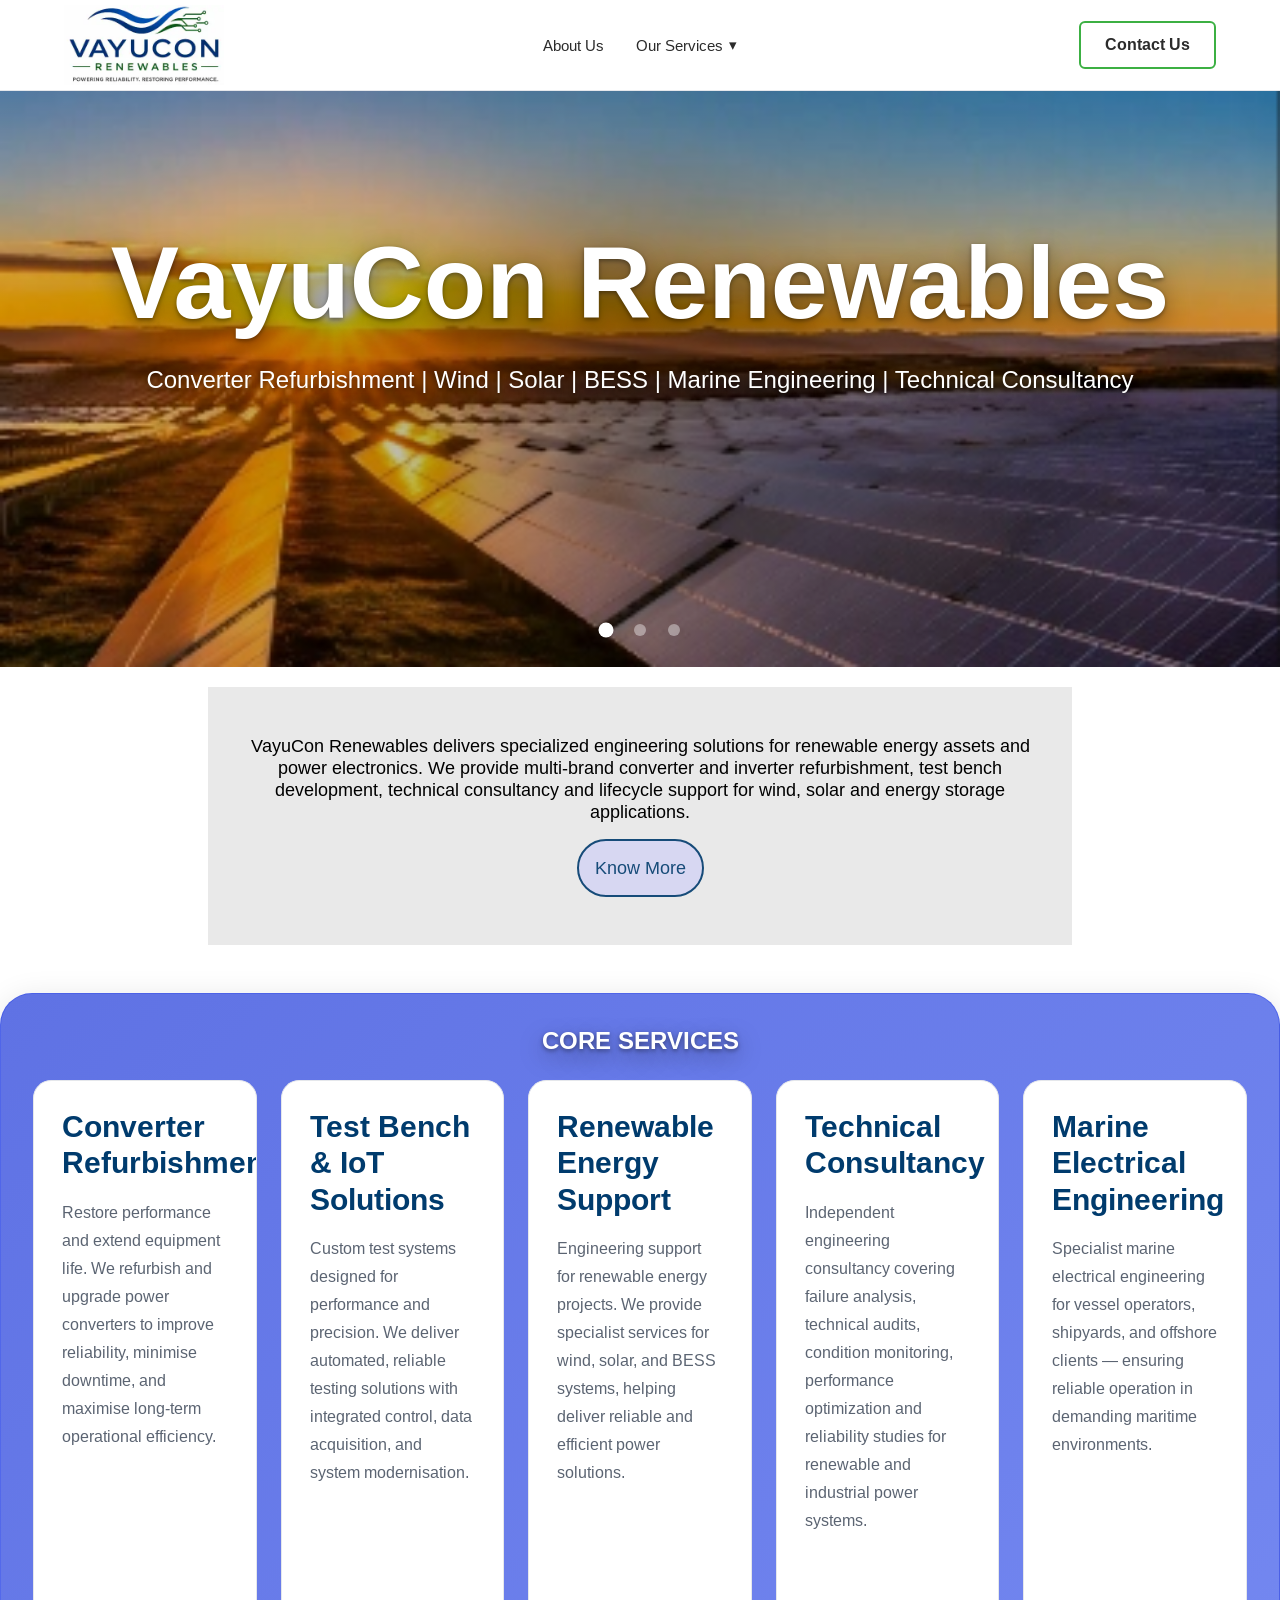
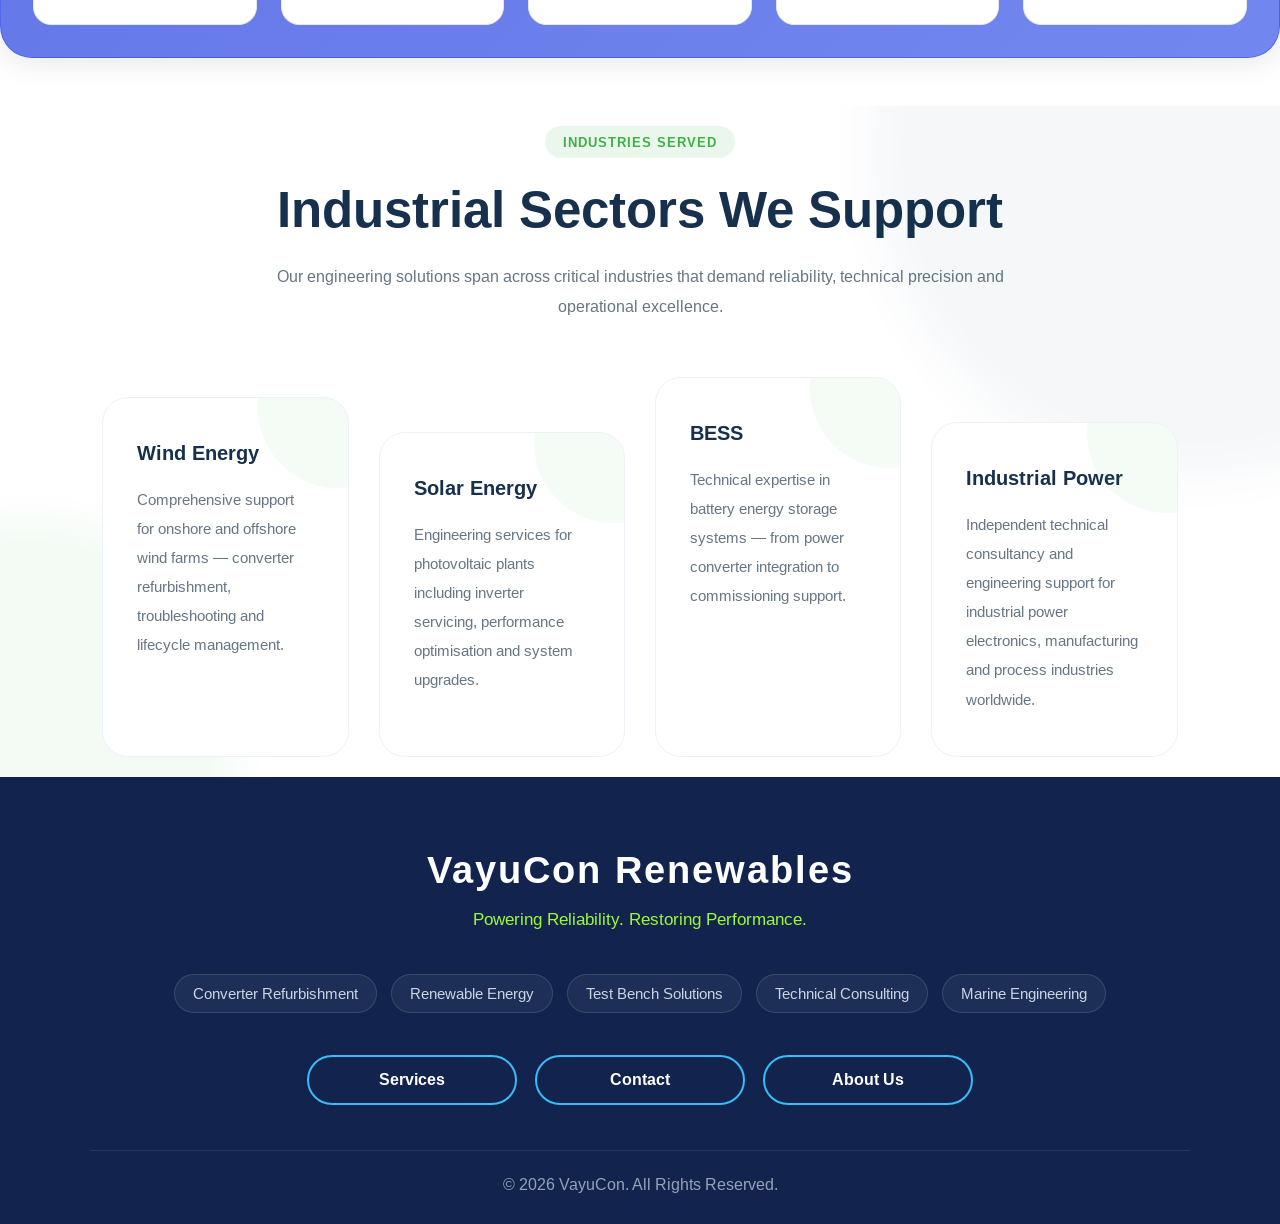
<file: index.html>
<!doctype html>
<html lang="en">
  <head>
    <meta charset="UTF-8" />
    <meta name="viewport" content="width=device-width, initial-scale=1.0" />
    <link
      rel="icon"
      type="image/png"
      sizes="96x96"
      href="./assets/images/favicon-96x96.png"
    />
    <meta
      name="description"
      content="VayuCon Renewables provides converter refurbishment, renewable energy engineering, technical consultancy, test bench solutions and technical consulting for industrial power systems."
    />
    <meta
      name="keywords"
      content="converter refurbishment, renewable energy engineering, technical consultancy, marine engineering, wind energy, solar energy, BESS, power electronics, test bench solutions, industrial automation, technical consulting"
    />

    <title>VayuCon Renewables | Renewable Energy & Technical Consultancy</title>
    <link
      rel="preload"
      as="image"
      href="./assets/images/icpic1.webp"
      fetchpriority="high"
    />
    <link rel="preconnect" href="https://fonts.googleapis.com" />
    <link rel="preconnect" href="https://fonts.gstatic.com" crossorigin />
    <link
      rel="stylesheet"
      href="https://fonts.googleapis.com/css2?family=Material+Symbols+Outlined:opsz,wght,FILL,GRAD@24,400,0,0&icon_names=ac_unit,analytics,autorenew,battery_charging_full,bolt,developer_board,diagnosis,electrical_services,fact_check,groups,manage_search,memory,monitoring,open_in_new,power_settings_new,search,solar_power,speed,trending_up,verified,wind_power"
    />
    <link rel="stylesheet" href="./assets/css/global.css?v=1" />
    <link rel="stylesheet" href="./assets/css/home.css?v=2" />
    <link rel="canonical" href="https://vayucon.co.in/" />
    <meta property="og:type" content="website" />
    <meta property="og:title" content="VayuCon Renewables" />
    <meta
      property="og:description"
      content="Engineering solutions for converter refurbishment, renewable energy, technical consultancy and test bench solutions."
    />
    <meta property="og:url" content="https://vayucon.co.in/" />
    <meta
      property="og:image"
      content="https://vayucon.co.in/assets/images/windturbine1.png"
    />
    <meta property="og:image:width" content="602" />
    <meta property="og:image:height" content="402" />
    <meta
      property="og:image:alt"
      content="VayuCon Renewables - Wind turbine and renewable energy engineering"
    />
    <meta property="og:site_name" content="VayuCon Renewables" />
    <meta property="og:locale" content="en_IN" />

    <meta name="twitter:card" content="summary_large_image" />
    <meta name="twitter:title" content="VayuCon Renewables" />
    <meta
      name="twitter:description"
      content="Engineering solutions for renewable energy and industrial power systems."
    />
    <meta
      name="twitter:image"
      content="https://vayucon.co.in/assets/images/windturbine1.png"
    />

    <script type="application/ld+json">
      {
        "@context": "https://schema.org",
        "@graph": [
          {
            "@type": "Organization",
            "@id": "https://vayucon.co.in/#organization",
            "name": "VayuCon Renewables",
            "url": "https://vayucon.co.in/",
            "logo": "https://vayucon.co.in/assets/images/navicon.webp",
            "description": "Engineering solutions for renewable energy, converter refurbishment, technical consultancy, power electronics and test bench development.",
            "email": "mailto:vayucon@outlook.com",
            "telephone": "+919886209595",
            "sameAs": []
          },
          {
            "@type": "WebSite",
            "@id": "https://vayucon.co.in/#website",
            "url": "https://vayucon.co.in/",
            "name": "VayuCon Renewables",
            "publisher": {
              "@id": "https://vayucon.co.in/#organization"
            }
          }
        ]
      }
    </script>
  </head>
  <body>
    <!-----------------------------------NAVBAR------------------------>

    <nav class="navbar">
      <a href="/" class="logo-link">
        <img
          src="./assets/images/navicon.webp"
          alt="VayuCon Renewables Logo"
          class="logo"
        />
      </a>

      <div class="nav-links">
        <a href="./about/">About Us</a>

        <div class="dropdown">
          <a href="./services" class="dropdown-btn">
            Our Services
            <span>▾</span>
          </a>

          <div class="dropdown-menu">
            <a href="./services/converter-refurbishment/">
              Converter Refurbishment
            </a>

            <a href="./services/test-bench-solutions/">
              Test Bench Solutions
            </a>

            <a href="./services/renewable-energy-services/">
              Renewable Energy Services
            </a>

            <!-- <a href="./services/technical-consulting/">
              Technical Consulting
            </a> -->

            <a href="./services/technical-consultancy/">
              Technical Consultancy
            </a>
            <a href="./services/marine-engineering/"> Marine Engineering </a>
          </div>
        </div>
      </div>

      <a href="./contact/" id="nav-contact">Contact Us</a>

      <button
        class="hamburger"
        aria-label="Open navigation menu"
        aria-expanded="false"
        aria-controls="main-navigation"
      >
        <span></span>
        <span></span>
        <span></span>
      </button>
    </nav>

    <div class="mobile-overlay"></div>

    <div class="mobile-pane">
      <button class="close-menu">✕</button>

      <!-- ================= MAIN MENU ================= -->

      <div class="mobile-page active" id="mainMenu">
        <a href="./about/"> About Us </a>

        <button class="menu-btn" id="servicesBtn">
          <span>Our Services</span>

          <span>></span>
        </button>

        <a href="./contact/"> Contact Us </a>
      </div>

      <!-- ================= SERVICES ================= -->

      <div class="mobile-page" id="servicesMenu">
        <button class="back-btn" id="back1">
          <span><</span>

          <span>Back</span>
        </button>

        <a href="./services/converter-refurbishment/">
          Converter Refurbishment
        </a>

        <a href="./services/renewable-energy-services/">
          Renewable Energy Services
        </a>

        <!-- <a href="./services/technical-consulting/"> Technical Consulting </a> -->

        <a href="./services/test-bench-solutions/"> Test Bench Solutions </a>

        <a href="./services/technical-consultancy/"> Technical Consultancy </a>
        <a href="./services/marine-engineering/"> Marine Engineering </a>
        <a href="./services/" id="view-all-button">View All</a>
      </div>
    </div>

    <!----------------------------------END NAVBAR--------------------->

    <!-- Image SlideShow with welcome text -->
    <div class="slidesContainer" id="slidesContainer">
      <div id="welcomeMessage">
        <h1>VayuCon Renewables</h1>
        <p>
          Converter Refurbishment | Wind | Solar | BESS | Marine Engineering |
          Technical Consultancy
        </p>
      </div>

      <div class="slides-wrapper">
        <div class="imageSlides">
          <img
            src="./assets/images/icpic1.webp"
            alt="Wind turbine converter refurbishment by VayuCon Renewables"
            width="408"
            height="240"
            fetchpriority="high"
            decoding="async"
          />
        </div>

        <div class="imageSlides">
          <img
            src="./assets/images/icpic3.webp"
            alt="Solar and renewable energy engineering services"
            width="408"
            height="240"
            decoding="async"
          />
        </div>
      </div>

      <div class="imageSlides">
        <img
          src="./assets/images/icpic2.webp"
          alt="Industrial power electronics and test bench solutions"
          width="408"
          height="240"
          decoding="async"
        />
      </div>

      <div class="slide-dots"></div>
    </div>

    <div id="content" role="main">
      <p id="introduction">
        VayuCon Renewables delivers specialized engineering solutions for
        renewable energy assets and power electronics. We provide multi-brand
        converter and inverter refurbishment, test bench development, technical
        consultancy and lifecycle support for wind, solar and energy storage
        applications.

        <a href="./services/" id="knowMoreButton">Know More</a>
      </p>

      <div id="servicesWidget">
        <h2 id="servicesWidgetTitle">CORE SERVICES</h2>
        <div class="card">
          <h2 class="cardTitle">Converter Refurbishment</h2>
          <p class="serviceDescription">
            Restore performance and extend equipment life. We refurbish and
            upgrade power converters to improve reliability, minimise downtime,
            and maximise long-term operational efficiency.
          </p>
          <a href="./services/converter-refurbishment/" class="serviceButton">
            →
          </a>
        </div>
        <div class="card">
          <h2 class="cardTitle">Test Bench & IoT Solutions</h2>
          <p class="serviceDescription">
            Custom test systems designed for performance and precision. We
            deliver automated, reliable testing solutions with integrated
            control, data acquisition, and system modernisation.
          </p>

          <a href="./services/test-bench-solutions/" class="serviceButton">
            →
          </a>
        </div>
        <div class="card">
          <h2 class="cardTitle">Renewable Energy Support</h2>
          <p class="serviceDescription">
            Engineering support for renewable energy projects. We provide
            specialist services for wind, solar, and BESS systems, helping
            deliver reliable and efficient power solutions.
          </p>

          <a href="./services/renewable-energy-services/" class="serviceButton">
            →
          </a>
        </div>
        <div class="card">
          <h2 class="cardTitle">Technical Consultancy</h2>
          <p class="serviceDescription">
            Independent engineering consultancy covering failure analysis,
            technical audits, condition monitoring, performance optimization and
            reliability studies for renewable and industrial power systems.
          </p>

          <a href="./services/technical-consultancy/" class="serviceButton">
            →
          </a>
        </div>
        <div class="card">
          <h2 class="cardTitle">Marine Electrical Engineering</h2>
          <p class="serviceDescription">
            Specialist marine electrical engineering for vessel operators,
            shipyards, and offshore clients — ensuring reliable operation in
            demanding maritime environments.
          </p>

          <a href="./services/marine-engineering/" class="serviceButton"> → </a>
        </div>
      </div>
    </div>

    <!-- ================= INDUSTRIES SERVED ================= -->

    <section class="industries-served">
      <div class="section-heading">
        <span class="section-tag"> Industries Served </span>
        <h2>Industrial Sectors We Support</h2>
        <p>
          Our engineering solutions span across critical industries that demand
          reliability, technical precision and operational excellence.
        </p>
      </div>

      <div class="benefits-grid">
        <div class="benefit-card">
          <h3>Wind Energy</h3>
          <p>
            Comprehensive support for onshore and offshore wind farms —
            converter refurbishment, troubleshooting and lifecycle management.
          </p>
        </div>

        <div class="benefit-card">
          <h3>Solar Energy</h3>
          <p>
            Engineering services for photovoltaic plants including inverter
            servicing, performance optimisation and system upgrades.
          </p>
        </div>

        <div class="benefit-card">
          <h3>BESS</h3>
          <p>
            Technical expertise in battery energy storage systems — from power
            converter integration to commissioning support.
          </p>
        </div>

        <div class="benefit-card">
          <h3>Industrial Power</h3>
          <p>
            Independent technical consultancy and engineering support for
            industrial power electronics, manufacturing and process industries
            worldwide.
          </p>
        </div>
      </div>
    </section>

    <!-- CONTENT END -->
    <!-- FOOTER -->
    <footer class="footer">
      <div class="footer-content">
        <h2>VayuCon Renewables</h2>

        <p class="tagline">Powering Reliability. Restoring Performance.</p>

        <div class="services-list">
          <span>Converter Refurbishment</span>
          <span>Renewable Energy</span>
          <span>Test Bench Solutions</span>
          <span>Technical Consulting</span>
          <span>Marine Engineering</span>
        </div>

        <div class="footer-buttons">
          <a href="./services/" class="btn btn-outline">Services</a>
          <a href="./contact/" class="btn btn-outline">Contact</a>
          <a href="./about/" class="btn btn-outline">About Us</a>
        </div>
      </div>

      <div class="footer-bottom">
        <p>&copy; 2026 VayuCon. All Rights Reserved.</p>
      </div>
    </footer>

    <script src="./assets/js/global.js?v=1"></script>
    <script src="./assets/js/home.js?v=2"></script>
  </body>
</html>
</file>
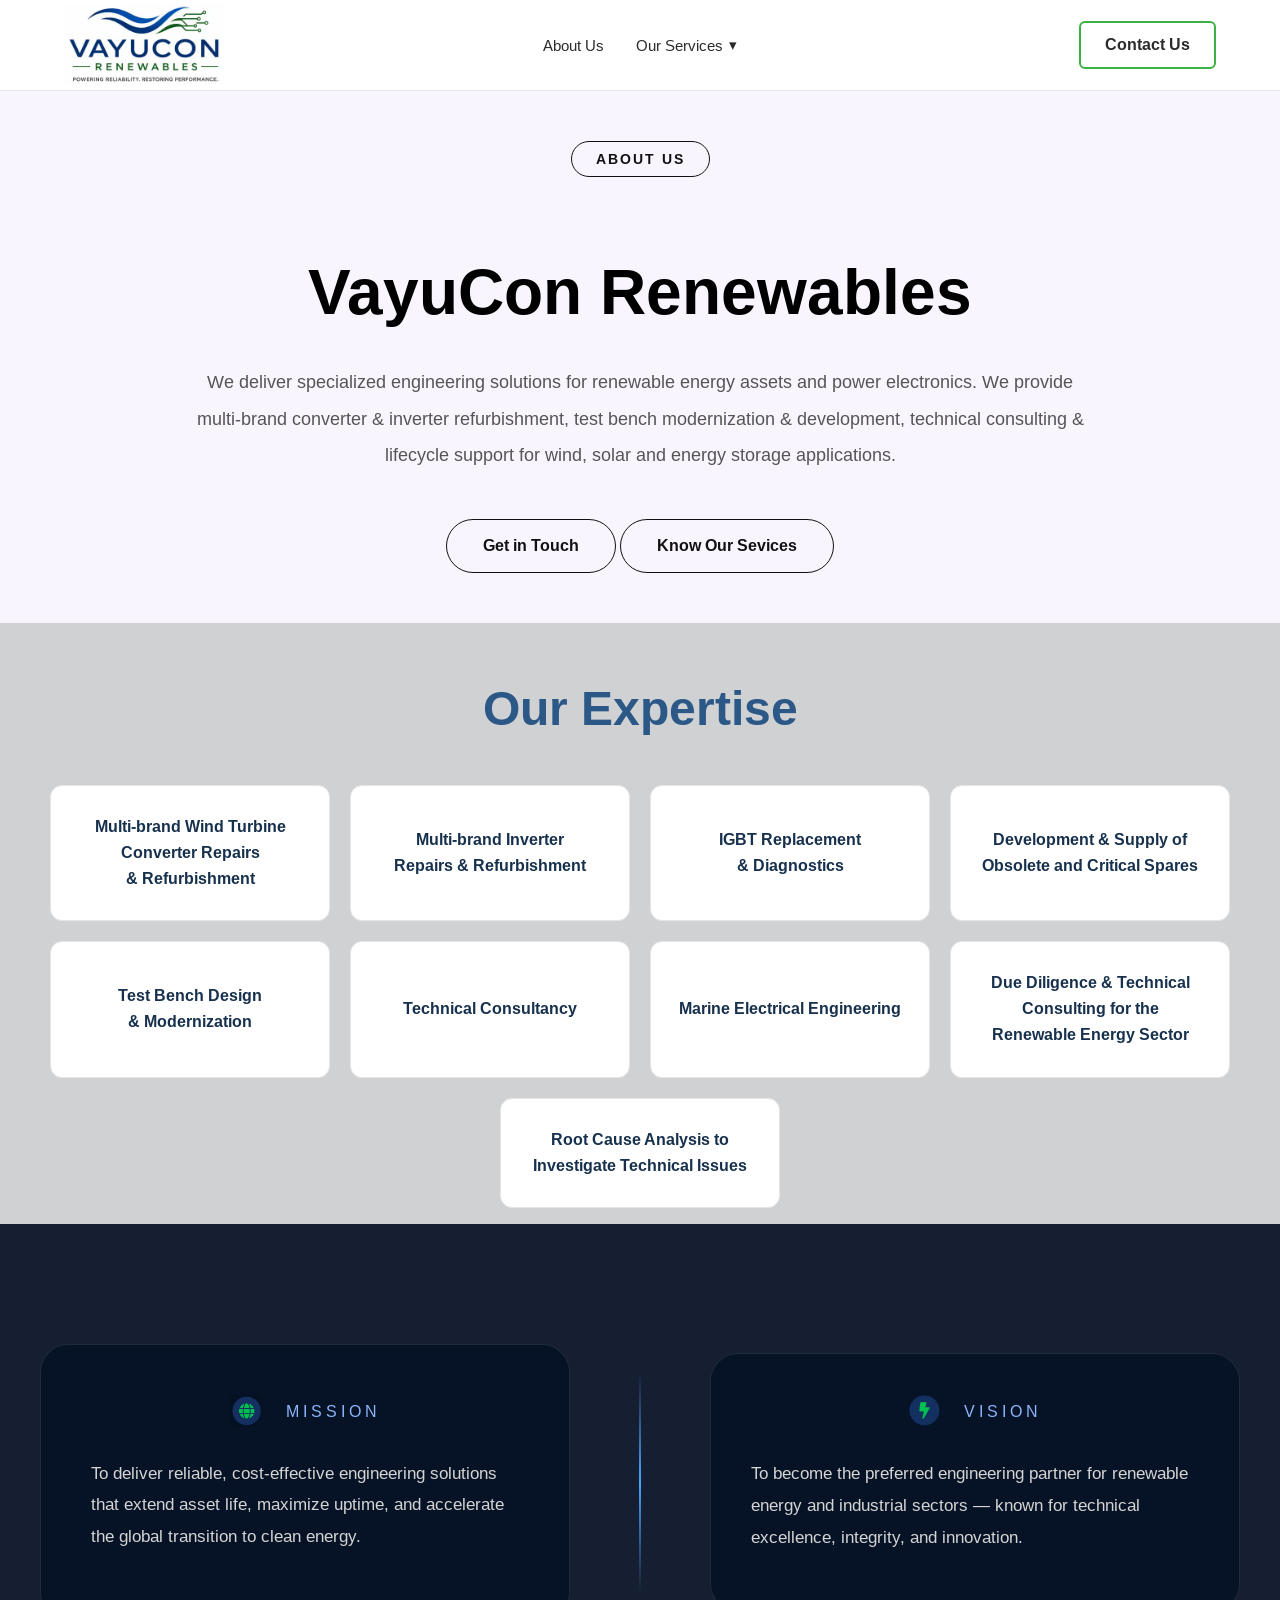
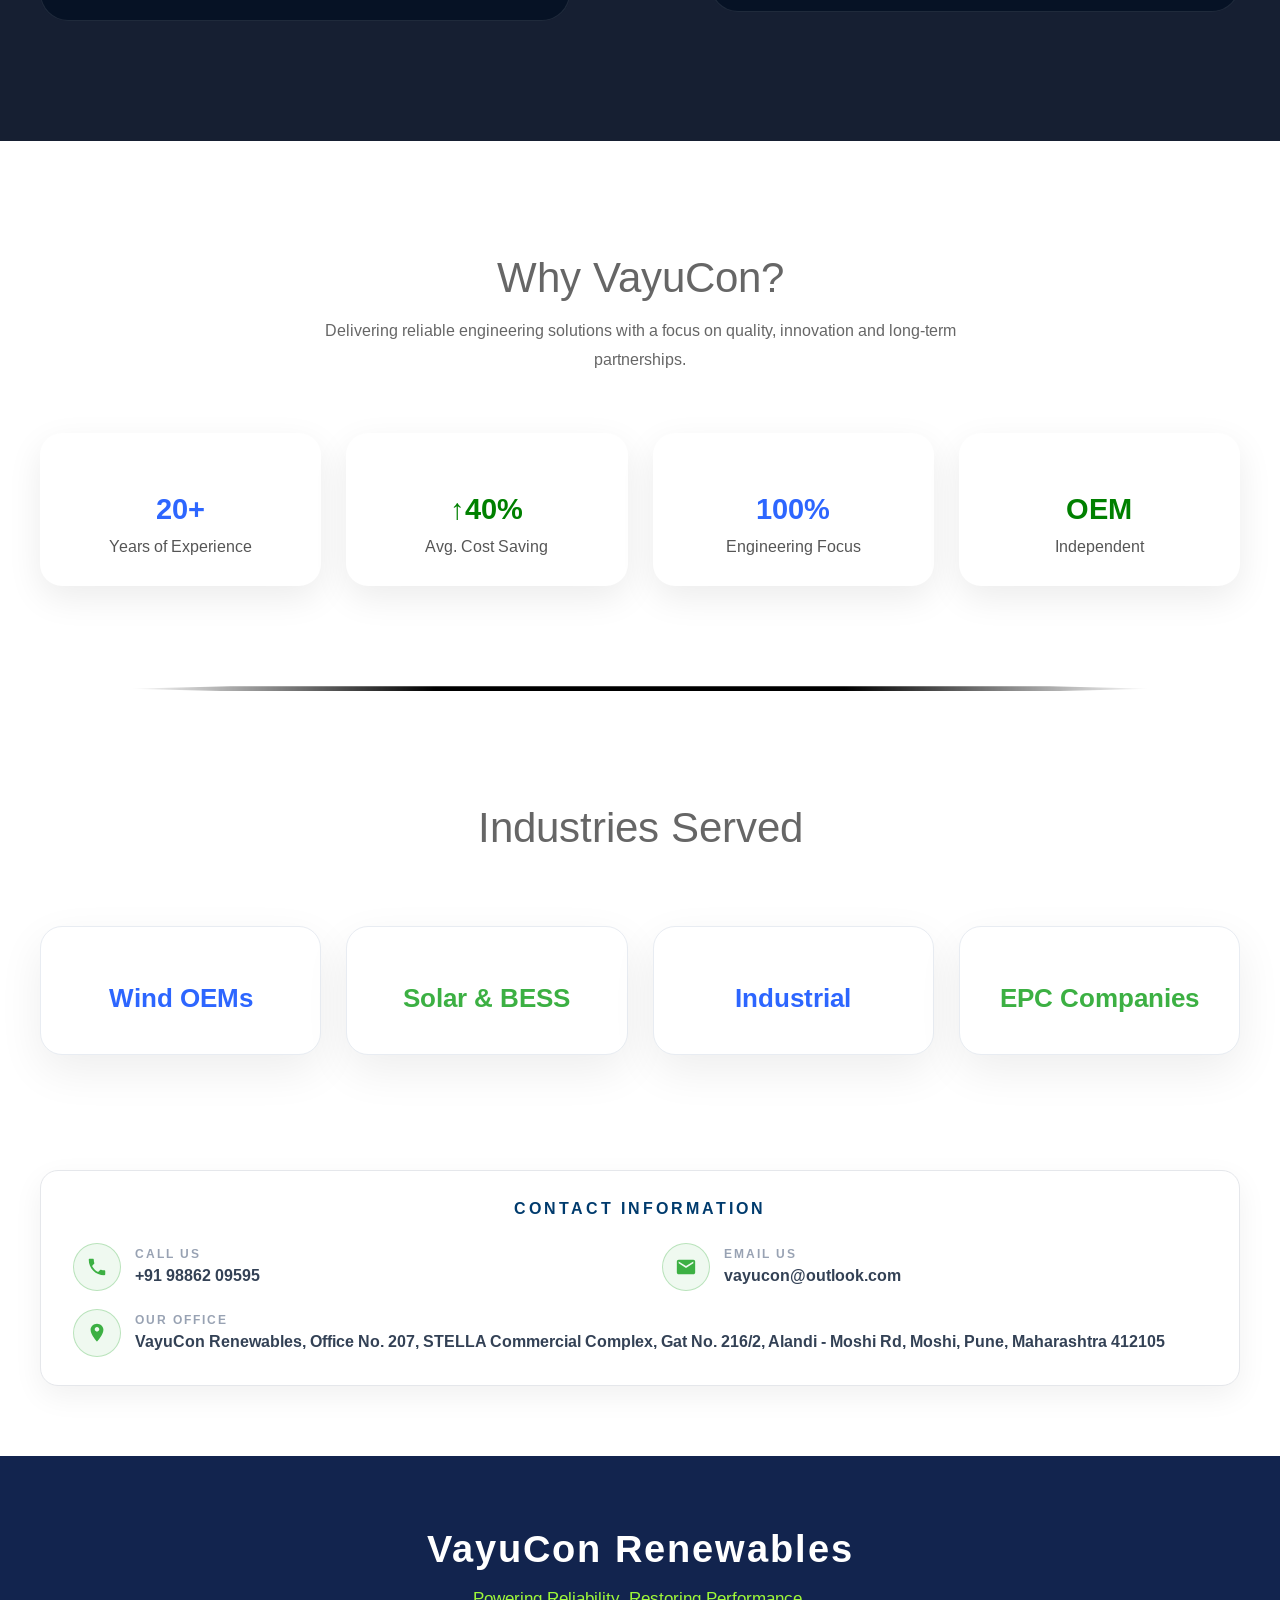
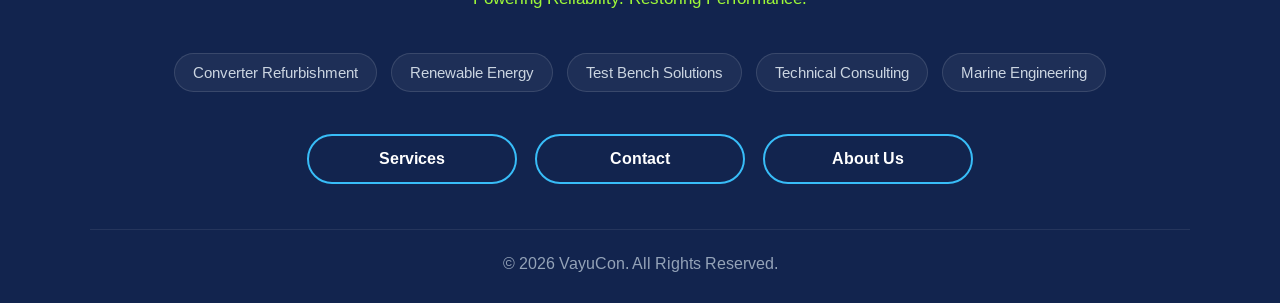
<file: about/index.html>
<!doctype html>
<html lang="en">
  <head>
    <meta charset="UTF-8" />
    <meta name="viewport" content="width=device-width, initial-scale=1.0" />
    <link
      rel="icon"
      type="image/png"
      sizes="96x96"
      href="../assets/images/favicon-96x96.png"
    />
    <link rel="canonical" href="https://vayucon.co.in/about/" />
    <meta
      name="description"
      content="Learn about VayuCon Renewables, an engineering company specializing in converter refurbishment, renewable energy, technical consultancy and industrial power solutions."
    />
    <meta
      name="keywords"
      content="converter refurbishment, renewable energy engineering, technical consultancy, marine engineering, wind energy, solar energy, BESS, power electronics, test bench solutions, industrial automation, technical consulting"
    />
    <title>About Us | VayuCon Renewables</title>
    <link rel="preload" as="image" href="/assets/images/navicon.webp" />
    <link rel="preconnect" href="https://fonts.googleapis.com" />
    <link rel="preconnect" href="https://fonts.gstatic.com" crossorigin />
    <link
      rel="stylesheet"
      href="https://fonts.googleapis.com/css2?family=Material+Symbols+Outlined:opsz,wght,FILL,GRAD@24,400,0,0&icon_names=ac_unit,analytics,autorenew,battery_charging_full,bolt,developer_board,diagnosis,electrical_services,fact_check,groups,manage_search,memory,monitoring,open_in_new,power_settings_new,search,solar_power,speed,trending_up,verified,wind_power"
    />
    <link rel="stylesheet" href="../assets/css/global.css?v=1" />
    <link rel="stylesheet" href="../assets/css/about.css?v=1" />

    <meta property="og:type" content="website" />
    <meta property="og:title" content="About Us | VayuCon Renewables" />
    <meta
      property="og:description"
      content="Learn about VayuCon Renewables, an engineering company specializing in converter refurbishment, renewable energy, technical consultancy and industrial power solutions."
    />
    <meta property="og:url" content="https://vayucon.co.in/about/" />
    <meta
      property="og:image"
      content="https://vayucon.co.in/assets/images/windturbine1.png"
    />
    <meta property="og:site_name" content="VayuCon Renewables" />
    <meta property="og:locale" content="en_IN" />

    <meta name="twitter:card" content="summary_large_image" />
    <meta name="twitter:title" content="About Us | VayuCon Renewables" />
    <meta
      name="twitter:description"
      content="Learn about VayuCon Renewables, an engineering company specializing in converter refurbishment, renewable energy and technical consultancy."
    />
    <meta
      name="twitter:image"
      content="https://vayucon.co.in/assets/images/windturbine1.png"
    />
    <script type="application/ld+json">
      {
        "@context": "https://schema.org",
        "@type": "AboutPage",
        "url": "https://vayucon.co.in/about/",
        "name": "About VayuCon Renewables",
        "description": "Learn about VayuCon Renewables, our engineering expertise and services in renewable energy, converter refurbishment and technical consultancy."
      }
    </script>
    <script type="application/ld+json">
      {
        "@context": "https://schema.org",
        "@type": "BreadcrumbList",
        "itemListElement": [
          {
            "@type": "ListItem",
            "position": 1,
            "name": "Home",
            "item": "https://vayucon.co.in/"
          },
          {
            "@type": "ListItem",
            "position": 2,
            "name": "About Us",
            "item": "https://vayucon.co.in/about/"
          }
        ]
      }
    </script>
  </head>
  <body>
    <!-----------------------------------NAVBAR------------------------>

    <nav class="navbar">
      <a href="/" class="logo-link">
        <img
          src="../assets/images/navicon.webp"
          alt="VayuCon Renewables Logo"
          class="logo"
        />
      </a>

      <div class="nav-links">
        <a href="../about/">About Us</a>

        <div class="dropdown">
          <a href="../services" class="dropdown-btn">
            Our Services
            <span>▾</span>
          </a>

          <div class="dropdown-menu">
            <a href="../services/converter-refurbishment/">
              Converter Refurbishment
            </a>

            <a href="../services/test-bench-solutions/">
              Test Bench Solutions
            </a>

            <a href="../services/renewable-energy-services/">
              Renewable Energy Services
            </a>

            <a href="../services/technical-consultancy/">
              Technical Consultancy
            </a>
            <a href="../services/marine-engineering/"> Marine Engineering </a>
          </div>
        </div>
      </div>

      <a href="../contact/" id="nav-contact">Contact Us</a>

      <button
        class="hamburger"
        aria-label="Open navigation menu"
        aria-expanded="false"
        aria-controls="main-navigation"
      >
        <span></span>
        <span></span>
        <span></span>
      </button>
    </nav>

    <div class="mobile-overlay"></div>

    <div class="mobile-pane">
      <button class="close-menu">✕</button>

      <!-- ================= MAIN MENU ================= -->

      <div class="mobile-page active" id="mainMenu">
        <a href="../about/"> About Us </a>

        <button class="menu-btn" id="servicesBtn">
          <span>Our Services</span>

          <span>></span>
        </button>

        <a href="../contact/"> Contact Us </a>
      </div>

      <!-- ================= SERVICES ================= -->

      <div class="mobile-page" id="servicesMenu">
        <button class="back-btn" id="back1">
          <span><</span>

          <span>Back</span>
        </button>

        <a href="../services/converter-refurbishment/">
          Converter Refurbishment
        </a>

        <a href="../services/renewable-energy-services/">
          Renewable Energy Services
        </a>

        <a href="../services/test-bench-solutions/"> Test Bench Solutions </a>

        <a href="../services/technical-consultancy/"> Technical Consultancy </a>
        <a href="../services/marine-engineering/"> Marine Engineering </a>
        <a href="../../services/" id="view-all-button">View All</a>
      </div>
    </div>

    <!----------------------------------END NAVBAR--------------------->
    <!---------------------------------CONTENT START--------------------->
    <div id="content" role="main">
      <section id="about-intro">
        <div class="about-container">
          <span class="about-capsule">About Us</span>

          <h1>VayuCon Renewables</h1>

          <p class="about-text">
            We deliver specialized engineering solutions for renewable energy
            assets and power electronics. We provide multi-brand converter &
            inverter refurbishment, test bench modernization & development,
            technical consulting & lifecycle support for wind, solar and energy
            storage applications.
          </p>

          <a href="../contact/" class="about-btn">Get in Touch</a>
          <a href="../services/" class="about-btn">Know Our Sevices</a>
        </div>
      </section>
      <section id="expertise">
        <div class="expertise-container">
          <h2>Our Expertise</h2>

          <div class="expertise-grid">
            <div class="expertise-card">
              Multi-brand Wind Turbine Converter Repairs & Refurbishment
            </div>
            <div class="expertise-card">
              Multi-brand Inverter Repairs & Refurbishment
            </div>
            <div class="expertise-card">IGBT Replacement & Diagnostics</div>
            <div class="expertise-card">
              Development & Supply of Obsolete and Critical Spares
            </div>
            <div class="expertise-card">Test Bench Design & Modernization</div>
            <div class="expertise-card">Technical Consultancy</div>
            <div class="expertise-card">Marine Electrical Engineering</div>
            <div class="expertise-card">
              Due Diligence & Technical Consulting for the Renewable Energy
              Sector
            </div>
            <div class="expertise-card">
              Root Cause Analysis to Investigate Technical Issues
            </div>
          </div>
        </div>
      </section>

      <section id="mission-vision">
        <div class="mv-container">
          <div class="mv-wrapper">
            <div class="mv-card mission">
              <span class="mv-label">
                <img
                  src="../assets/images/mission.webp"
                  class="mv-icon"
                  alt="VayuCon Renewables Mission"
                  width="59"
                  height="59"
                />
                MISSION</span
              >

              <p>
                To deliver reliable, cost-effective engineering solutions that
                extend asset life, maximize uptime, and accelerate the global
                transition to clean energy.
              </p>
            </div>

            <div class="divider"></div>

            <div class="mv-card vision">
              <span class="mv-label">
                <img
                  src="../assets/images/vision.webp"
                  class="mv-icon"
                  alt="VayuCon Renewables Vision"
                  width="56"
                  height="58"
                />
                VISION</span
              >

              <p>
                To become the preferred engineering partner for renewable energy
                and industrial sectors — known for technical excellence,
                integrity, and innovation.
              </p>
            </div>
          </div>
        </div>
      </section>

      <!-- Statistics -->

      <section id="statistics">
        <div class="stats-container">
          <div class="stats-heading">
            <p class="section-tag">Why VayuCon?</p>

            <p>
              Delivering reliable engineering solutions with a focus on quality,
              innovation and long-term partnerships.
            </p>
          </div>

          <div class="stats-grid">
            <div class="stat-card">
              <h3>20+</h3>

              <span>Years of Experience</span>
            </div>

            <div class="stat-card">
              <h3 style="color: green">↑40%</h3>

              <span>Avg. Cost Saving</span>
            </div>

            <div class="stat-card">
              <h3>100%</h3>

              <span>Engineering Focus</span>
            </div>

            <div class="stat-card">
              <h3 style="color: green">OEM</h3>

              <span>Independent</span>
            </div>
          </div>
        </div>
      </section>
      <hr class="section-divider" />
      <section id="industries">
        <div class="stats-container">
          <div class="stats-heading">
            <p class="section-tag">Industries Served</p>
          </div>

          <div class="stats-grid">
            <div class="stat-card">
              <h3>Wind OEMs</h3>
            </div>

            <div class="stat-card">
              <h3>Solar & BESS</h3>
            </div>

            <div class="stat-card">
              <h3>Industrial</h3>
            </div>

            <div class="stat-card">
              <h3>EPC Companies</h3>
            </div>
          </div>
        </div>
      </section>

      <!-- QUICK CONTACT BOX -->
      <div class="contact-info-box contact-info-box--subtle">
        <h3 class="contact-info-heading">Contact Information</h3>

        <div class="contact-info-item">
          <span class="contact-info-icon" aria-hidden="true">
            <svg viewBox="0 0 24 24">
              <path
                d="M6.62 10.79c1.44 2.83 3.76 5.14 6.59 6.59l2.2-2.2c.27-.27.67-.36 1.02-.24 1.12.37 2.33.57 3.57.57.55 0 1 .45 1 1V20c0 .55-.45 1-1 1-9.39 0-17-7.61-17-17 0-.55.45-1 1-1h3.5c.55 0 1 .45 1 1 0 1.25.2 2.45.57 3.57.11.35.03.74-.25 1.02l-2.2 2.2z"
              />
            </svg>
          </span>

          <div class="contact-info-text">
            <span class="contact-info-label">Call Us</span>

            <a class="contact-info-value" href="tel:+919886209595"
              >+91 98862 09595</a
            >
          </div>
        </div>

        <div class="contact-info-item">
          <span class="contact-info-icon" aria-hidden="true">
            <svg viewBox="0 0 24 24">
              <path
                d="M20 4H4c-1.1 0-1.99.9-1.99 2L2 18c0 1.1.9 2 2 2h16c1.1 0 2-.9 2-2V6c0-1.1-.9-2-2-2zm0 4l-8 5-8-5V6l8 5 8-5v2z"
              />
            </svg>
          </span>

          <div class="contact-info-text">
            <span class="contact-info-label">Email Us</span>

            <a class="contact-info-value" href="mailto:vayucon@outlook.com"
              >vayucon@outlook.com</a
            >
          </div>
        </div>

        <div class="contact-info-item">
          <span class="contact-info-icon" aria-hidden="true">
            <svg viewBox="0 0 24 24">
              <path
                d="M12 2C8.13 2 5 5.13 5 8.5c0 5.25 7 13 7 13s7-7.75 7-13C19 5.13 15.87 2 12 2zm0 8.5c-1.38 0-2.5-1.12-2.5-2.5S10.62 5.5 12 5.5s2.5 1.12 2.5 2.5S13.38 10.5 12 10.5z"
              />
            </svg>
          </span>

          <div class="contact-info-text">
            <span class="contact-info-label">Our Office</span>

            <span class="contact-info-value"
              >VayuCon Renewables, Office No. 207, STELLA Commercial Complex,
              Gat No. 216/2, Alandi - Moshi Rd, Moshi, Pune, Maharashtra
              412105</span
            >
          </div>
        </div>
      </div>
    </div>

    <!-- CONTENT END -->
    <!-- FOOTER -->
    <footer class="footer">
      <div class="footer-content">
        <h2>VayuCon Renewables</h2>

        <p class="tagline">Powering Reliability. Restoring Performance.</p>

        <div class="services-list">
          <span>Converter Refurbishment</span>
          <span>Renewable Energy</span>
          <span>Test Bench Solutions</span>
          <span>Technical Consulting</span>
          <span>Marine Engineering</span>
        </div>

        <div class="footer-buttons">
          <a href="../services/" class="btn btn-outline">Services</a>
          <a href="../contact/" class="btn btn-outline">Contact</a>
          <a href="../about/" class="btn btn-outline">About Us</a>
        </div>
      </div>

      <div class="footer-bottom">
        <p>&copy; 2026 VayuCon. All Rights Reserved.</p>
      </div>
    </footer>

    <script src="../assets/js/global.js?v=1"></script>
  </body>
</html>
</file>
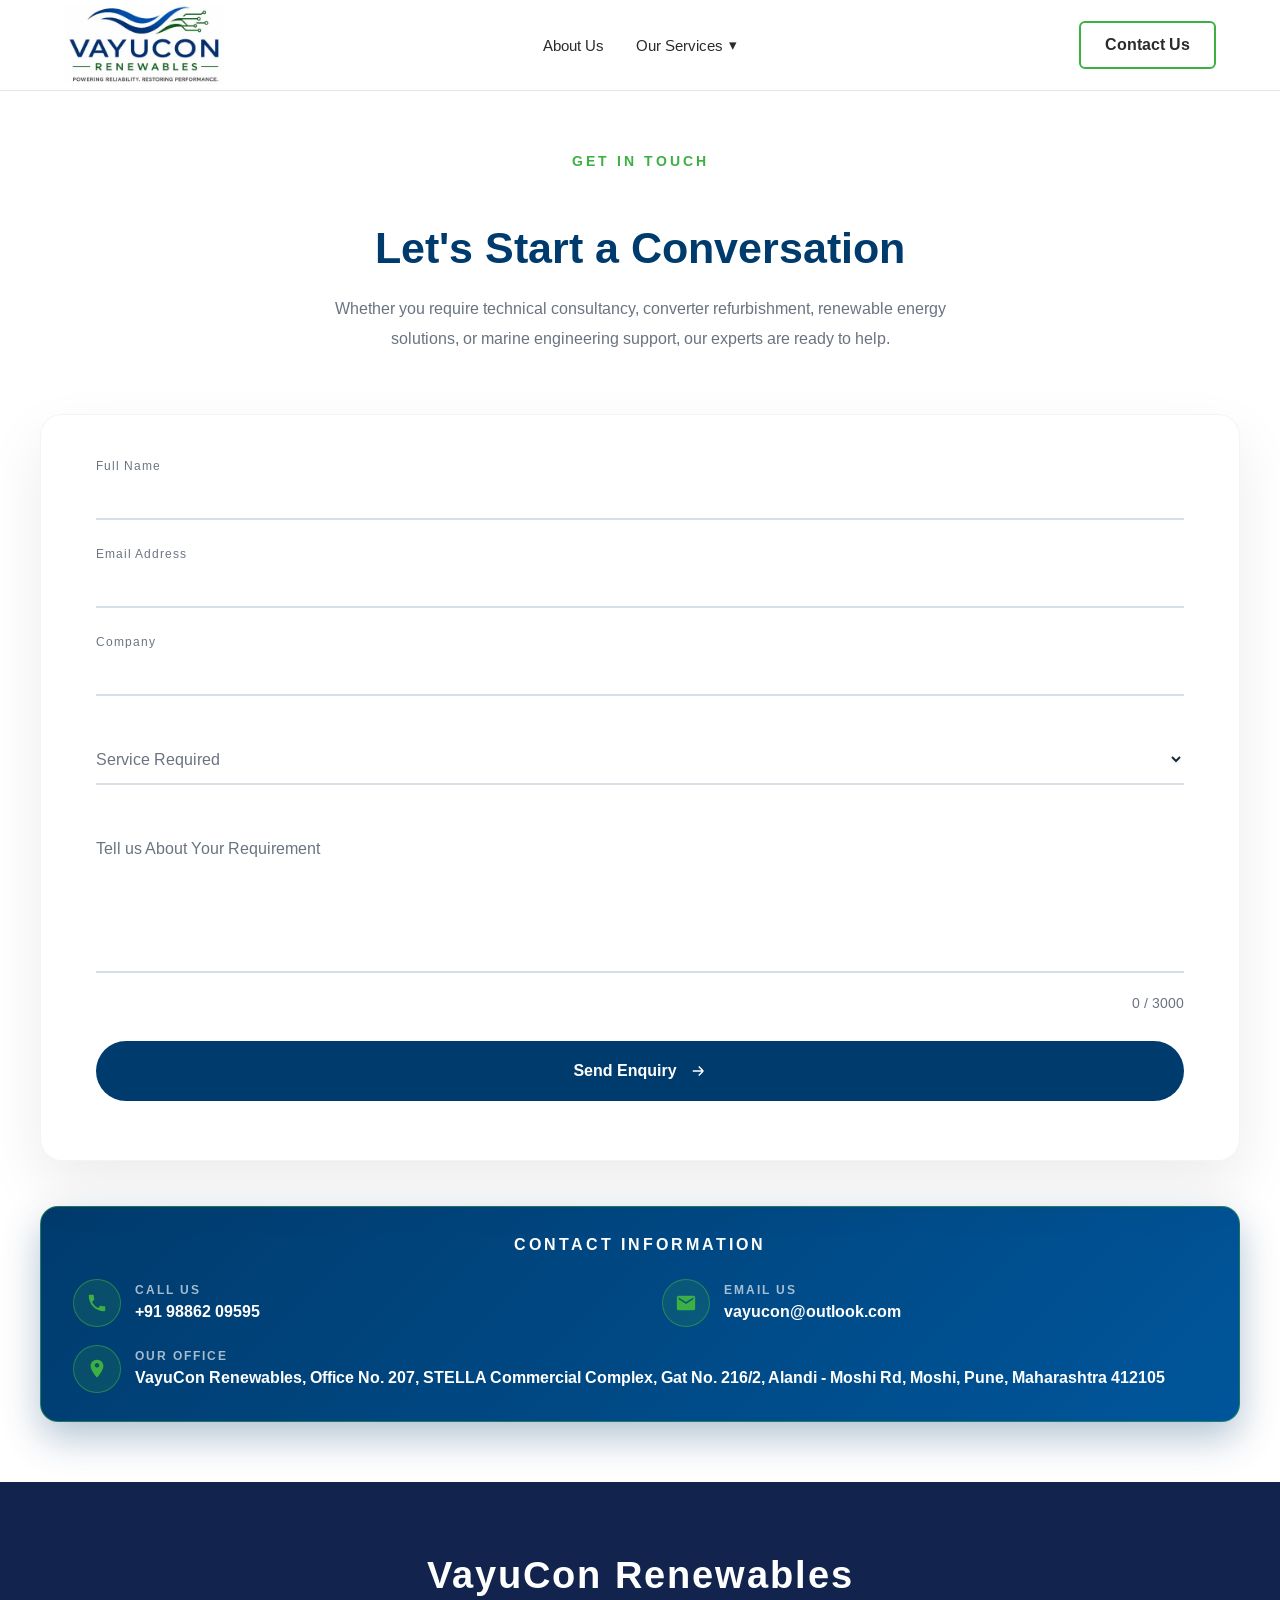
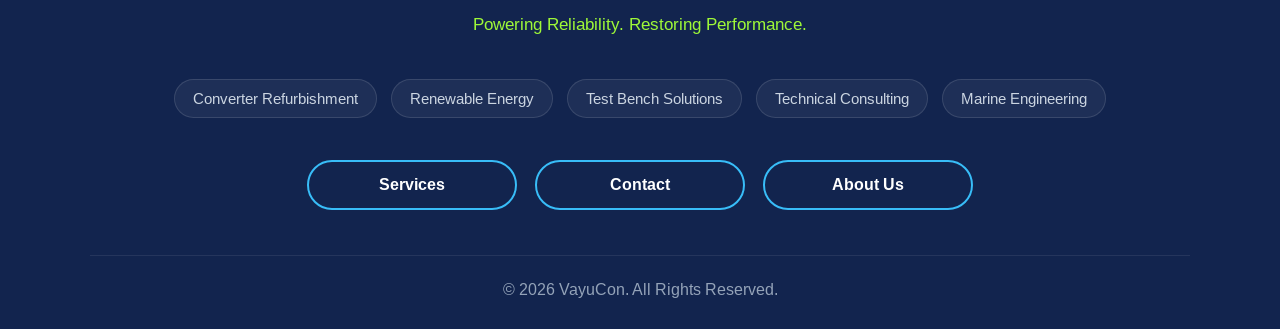
<file: contact/index.html>
<!doctype html>
<html lang="en">
  <head>
    <meta charset="UTF-8" />
    <meta name="viewport" content="width=device-width, initial-scale=1.0" />

    <!-- Primary SEO -->
    <title>Contact VayuCon Renewables | Engineering & Technical Support</title>
    <link rel="preload" as="image" href="/assets/images/navicon.webp" />

    <meta
      name="description"
      content="Contact VayuCon Renewables for converter refurbishment, renewable energy engineering, technical consultancy, test bench solutions and technical consulting."
    />

    <meta
      name="keywords"
      content="VayuCon Renewables, Contact, Converter Refurbishment, Renewable Energy, Technical Consultancy, Technical Consulting, Test Bench Solutions, Wind Energy, Solar Engineering, BESS"
    />

    <meta name="author" content="VayuCon Renewables" />
    <meta name="robots" content="index, follow" />
    <meta name="theme-color" content="#003B6D" />

    <!-- Canonical -->
    <link rel="canonical" href="https://vayucon.co.in/contact/" />

    <!-- Favicons -->
    <link
      rel="icon"
      type="image/png"
      sizes="96x96"
      href="../assets/images/favicon-96x96.png"
    />

    <!-- Open Graph -->
    <meta property="og:type" content="website" />
    <meta property="og:title" content="Contact VayuCon Renewables" />
    <meta
      property="og:description"
      content="Get in touch with VayuCon Renewables for engineering support, converter refurbishment, renewable energy services and technical consultancy."
    />
    <meta property="og:url" content="https://vayucon.co.in/contact/" />
    <meta
      property="og:image"
      content="https://vayucon.co.in/assets/images/windturbine1.png"
    />
    <meta property="og:site_name" content="VayuCon Renewables" />
    <meta property="og:locale" content="en_IN" />

    <!-- Twitter -->
    <meta name="twitter:card" content="summary_large_image" />
    <meta name="twitter:title" content="Contact VayuCon Renewables" />
    <meta
      name="twitter:description"
      content="Contact our engineering team for renewable energy, technical consultancy and converter refurbishment services."
    />
    <meta
      name="twitter:image"
      content="https://vayucon.co.in/assets/images/windturbine1.png"
    />

    <!-- Fonts -->
    <link rel="preconnect" href="https://fonts.googleapis.com" />
    <link rel="preconnect" href="https://fonts.gstatic.com" crossorigin />

    <link
      rel="stylesheet"
      href="https://fonts.googleapis.com/css2?family=Material+Symbols+Outlined"
    />

    <!-- CSS -->
    <link rel="stylesheet" href="../assets/css/global.css?v=1" />
    <link rel="stylesheet" href="../assets/css/contact.css?v=1" />

    <!-- Structured Data -->
    <script type="application/ld+json">
      {
        "@context": "https://schema.org",
        "@type": "ContactPage",
        "url": "https://vayucon.co.in/contact/",
        "name": "Contact VayuCon Renewables",
        "description": "Contact VayuCon Renewables for converter refurbishment, renewable energy engineering, technical consultancy, test bench solutions and technical consulting."
      }
    </script>
    <script type="application/ld+json">
      {
        "@context": "https://schema.org",
        "@type": "BreadcrumbList",
        "itemListElement": [
          {
            "@type": "ListItem",
            "position": 1,
            "name": "Home",
            "item": "https://vayucon.co.in/"
          },
          {
            "@type": "ListItem",
            "position": 2,
            "name": "Contact Us",
            "item": "https://vayucon.co.in/contact/"
          }
        ]
      }
    </script>
  </head>
  <body>
    <!-----------------------------------NAVBAR------------------------>

    <nav class="navbar">
      <a href="/" class="logo-link">
        <img
          src="../assets/images/navicon.webp"
          alt="VayuCon Renewables Logo"
          class="logo"
        />
      </a>

      <div class="nav-links">
        <a href="../about/">About Us</a>

        <div class="dropdown">
          <a href="../services" class="dropdown-btn">
            Our Services
            <span>▾</span>
          </a>

          <div class="dropdown-menu">
            <a href="../services/converter-refurbishment/">
              Converter Refurbishment
            </a>

            <a href="../services/test-bench-solutions/">
              Test Bench Solutions
            </a>

            <a href="../services/renewable-energy-services/">
              Renewable Energy Services
            </a>

            <!-- <a href="../services/technical-consulting/">
              Technical Consulting
            </a> -->

            <a href="../services/technical-consultancy/">
              Technical Consultancy
            </a>
            <a href="../services/marine-engineering/"> Marine Engineering </a>
          </div>
        </div>
      </div>

      <a href="../contact/" id="nav-contact">Contact Us</a>

      <button
        class="hamburger"
        aria-label="Open navigation menu"
        aria-expanded="false"
        aria-controls="main-navigation"
      >
        <span></span>
        <span></span>
        <span></span>
      </button>
    </nav>

    <div class="mobile-overlay"></div>

    <div class="mobile-pane">
      <button class="close-menu">✕</button>

      <!-- ================= MAIN MENU ================= -->

      <div class="mobile-page active" id="mainMenu">
        <a href="../about/"> About Us </a>

        <button class="menu-btn" id="servicesBtn">
          <span>Our Services</span>

          <span>></span>
        </button>

        <a href="../contact/"> Contact Us </a>
      </div>

      <!-- ================= SERVICES ================= -->

      <div class="mobile-page" id="servicesMenu">
        <button class="back-btn" id="back1">
          <span><</span>

          <span>Back</span>
        </button>

        <a href="../services/converter-refurbishment/">
          Converter Refurbishment
        </a>

        <a href="../services/renewable-energy-services/">
          Renewable Energy Services
        </a>

        <a href="../services/test-bench-solutions/"> Test Bench Solutions </a>

        <a href="../services/technical-consultancy/"> Technical Consultancy </a>
        <a href="../services/marine-engineering/"> Marine Engineering </a>
        <a href="../../services/" id="view-all-button">View All</a>
      </div>
    </div>

    <!----------------------------------END NAVBAR--------------------->
    <!---------------------------------CONTENT START--------------------->

    <div id="content" role="main">
      <section class="contact-section">
        <div class="contact-container">
          <div class="section-header reveal">
            <span class="section-tag"> GET IN TOUCH </span>

            <h1>Let's Start a Conversation</h1>

            <p>
              Whether you require technical consultancy, converter
              refurbishment, renewable energy solutions, or marine engineering
              support, our experts are ready to help.
            </p>
          </div>

          <form
            id="contactForm"
            class="contact-form reveal"
            autocomplete="on"
            novalidate
          >
            <!-- Name -->

            <div class="input-group">
              <input
                type="text"
                id="name"
                name="name"
                required
                maxlength="80"
                autocomplete="name"
              />

              <label for="name"> Full Name </label>

              <span class="line"></span>
            </div>

            <div class="input-group">
              <input
                type="email"
                id="email"
                name="email"
                required
                maxlength="120"
                autocomplete="email"
              />

              <label for="email"> Email Address </label>

              <span class="line"></span>
            </div>

            <!-- Company -->

            <div class="input-group">
              <input
                type="text"
                id="company"
                name="company"
                maxlength="100"
                autocomplete="organization"
                required
              />

              <label for="company"> Company </label>

              <span class="line"></span>
            </div>

            <!-- Service -->

            <div class="input-group">
              <select id="service" name="service" required>
                <option value="" selected disabled></option>

                <option value="Converter Refurbishment">
                  Converter Refurbishment
                </option>

                <option value="Renewable Energy">Renewable Energy</option>

                <option value="Technical Consultancy">
                  Technical Consultancy
                </option>

                <option value="Marine Engineering">Marine Engineering</option>

                <option value="Test Bench Solutions">
                  Test Bench Solutions
                </option>

                <option value="Technical Consultancy">
                  Technical Consultancy
                </option>
              </select>

              <label class="select-label"> Service Required </label>

              <span class="line"></span>
            </div>

            <!-- Message -->

            <div class="input-group">
              <textarea
                id="message"
                name="message"
                required
                rows="6"
                maxlength="3000"
              ></textarea>

              <label for="message"> Tell us About Your Requirement </label>

              <span class="line"></span>
            </div>

            <!-- Character Counter -->

            <div class="message-info">
              <span id="characterCount"> 0 / 3000 </span>
            </div>

            <button class="submit-btn" type="submit">
              <span> Send Enquiry </span>

              <svg viewBox="0 0 24 24">
                <path d="M5 12H19M19 12L13 6M19 12L13 18" />
              </svg>
            </button>

            <p class="form-status" id="formStatus" aria-live="polite"></p>
          </form>

          <!-- QUICK CONTACT BOX -->
          <div class="contact-info-box reveal">
            <h3 class="contact-info-heading">Contact Information</h3>

            <div class="contact-info-item">
              <span class="contact-info-icon" aria-hidden="true">
                <svg viewBox="0 0 24 24">
                  <path
                    d="M6.62 10.79c1.44 2.83 3.76 5.14 6.59 6.59l2.2-2.2c.27-.27.67-.36 1.02-.24 1.12.37 2.33.57 3.57.57.55 0 1 .45 1 1V20c0 .55-.45 1-1 1-9.39 0-17-7.61-17-17 0-.55.45-1 1-1h3.5c.55 0 1 .45 1 1 0 1.25.2 2.45.57 3.57.11.35.03.74-.25 1.02l-2.2 2.2z"
                  />
                </svg>
              </span>

              <div class="contact-info-text">
                <span class="contact-info-label">Call Us</span>

                <a class="contact-info-value" href="tel:+919886209595"
                  >+91 98862 09595</a
                >
              </div>
            </div>

            <div class="contact-info-item">
              <span class="contact-info-icon" aria-hidden="true">
                <svg viewBox="0 0 24 24">
                  <path
                    d="M20 4H4c-1.1 0-1.99.9-1.99 2L2 18c0 1.1.9 2 2 2h16c1.1 0 2-.9 2-2V6c0-1.1-.9-2-2-2zm0 4l-8 5-8-5V6l8 5 8-5v2z"
                  />
                </svg>
              </span>

              <div class="contact-info-text">
                <span class="contact-info-label">Email Us</span>

                <a class="contact-info-value" href="mailto:vayucon@outlook.com"
                  >vayucon@outlook.com</a
                >
              </div>
            </div>

            <div class="contact-info-item">
              <span class="contact-info-icon" aria-hidden="true">
                <svg viewBox="0 0 24 24">
                  <path
                    d="M12 2C8.13 2 5 5.13 5 8.5c0 5.25 7 13 7 13s7-7.75 7-13C19 5.13 15.87 2 12 2zm0 8.5c-1.38 0-2.5-1.12-2.5-2.5S10.62 5.5 12 5.5s2.5 1.12 2.5 2.5S13.38 10.5 12 10.5z"
                  />
                </svg>
              </span>

              <div class="contact-info-text">
                <span class="contact-info-label">Our Office</span>

                <span class="contact-info-value"
                  >VayuCon Renewables, Office No. 207, STELLA Commercial
                  Complex, Gat No. 216/2, Alandi - Moshi Rd, Moshi, Pune,
                  Maharashtra 412105</span
                >
              </div>
            </div>
          </div>
        </div>
      </section>
    </div>

    <!-- CONTENT END -->
    <!-- FOOTER -->
    <footer class="footer">
      <div class="footer-content">
        <h2>VayuCon Renewables</h2>

        <p class="tagline">Powering Reliability. Restoring Performance.</p>

        <div class="services-list">
          <span>Converter Refurbishment</span>
          <span>Renewable Energy</span>
          <span>Test Bench Solutions</span>
          <span>Technical Consulting</span>
          <span>Marine Engineering</span>
        </div>

        <div class="footer-buttons">
          <a href="../services/" class="btn btn-outline">Services</a>
          <a href="../contact/" class="btn btn-outline">Contact</a>
          <a href="../about/" class="btn btn-outline">About Us</a>
        </div>
      </div>

      <div class="footer-bottom">
        <p>&copy; 2026 VayuCon. All Rights Reserved.</p>
      </div>
    </footer>

    <script src="../assets/js/global.js?v=1"></script>
    <script src="../assets/js/contact.js?v=1"></script>
  </body>
</html>
</file>
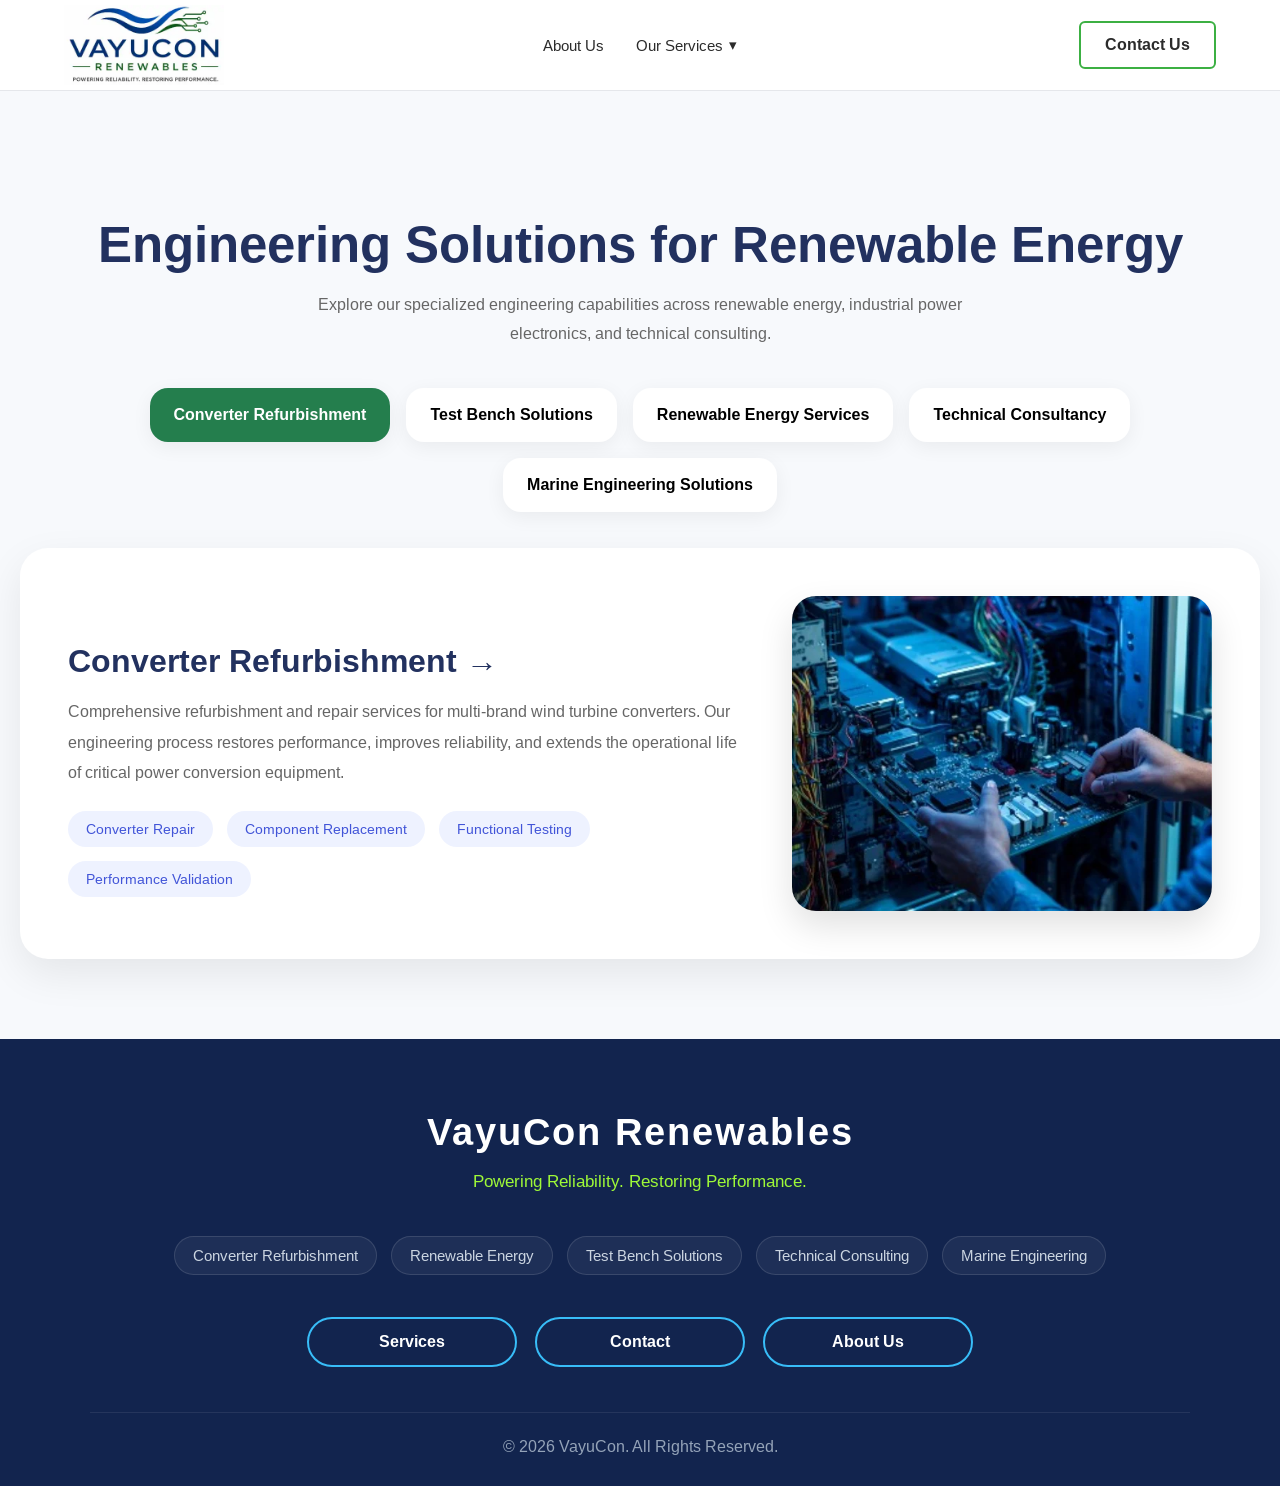
<file: services/index.html>
<!doctype html>
<html lang="en">
  <head>
    <meta charset="UTF-8" />
    <meta name="viewport" content="width=device-width, initial-scale=1.0" />
    <link
      rel="icon"
      type="image/png"
      sizes="96x96"
      href="../assets/images/favicon-96x96.png"
    />

    <meta property="og:type" content="website" />
    <meta
      property="og:title"
      content="Engineering Services | VayuCon Renewables"
    />
    <meta
      property="og:description"
      content="Explore VayuCon Renewables' engineering services including converter refurbishment, renewable energy support, technical consultancy, test bench solutions and marine engineering."
    />
    <meta property="og:url" content="https://vayucon.co.in/services/" />
    <meta
      property="og:image"
      content="https://vayucon.co.in/assets/images/windturbine1.png"
    />
    <meta property="og:site_name" content="VayuCon Renewables" />
    <meta property="og:locale" content="en_IN" />

    <meta name="twitter:card" content="summary_large_image" />
    <meta
      name="twitter:title"
      content="Engineering Services | VayuCon Renewables"
    />
    <meta
      name="twitter:description"
      content="Explore VayuCon Renewables' engineering services including converter refurbishment, renewable energy, technical consultancy and marine engineering."
    />
    <meta
      name="twitter:image"
      content="https://vayucon.co.in/assets/images/windturbine1.png"
    />

    <title>Engineering Services | VayuCon Renewables</title>
    <link rel="preload" as="image" href="/assets/images/navicon.webp" />
    <meta
      name="description"
      content="Explore VayuCon Renewables' engineering services including converter refurbishment, renewable energy support, technical consultancy, test bench solutions and consulting."
    />
    <meta
      name="keywords"
      content="converter refurbishment, renewable energy engineering, technical consultancy, marine engineering, wind energy, solar energy, BESS, power electronics, test bench solutions, industrial automation, technical consulting"
    />
    <link rel="preconnect" href="https://fonts.googleapis.com" />
    <link rel="preconnect" href="https://fonts.gstatic.com" crossorigin />
    <link
      rel="stylesheet"
      href="https://fonts.googleapis.com/css2?family=Material+Symbols+Outlined:opsz,wght,FILL,GRAD@24,400,0,0&icon_names=ac_unit,analytics,autorenew,battery_charging_full,bolt,developer_board,diagnosis,electrical_services,fact_check,groups,manage_search,memory,monitoring,open_in_new,power_settings_new,search,solar_power,speed,trending_up,verified,wind_power"
    />
    <link rel="stylesheet" href="../assets/css/global.css?v=1" />
    <link rel="canonical" href="https://vayucon.co.in/services/" />
    <link rel="stylesheet" href="../assets/css/services.css?v=2" />
    <script type="application/ld+json">
      {
        "@context": "https://schema.org",
        "@type": "CollectionPage",
        "url": "https://vayucon.co.in/services/",
        "name": "Engineering Services",
        "description": "Explore engineering services including converter refurbishment, renewable energy support, test bench solutions, technical consultancy and marine engineering."
      }
    </script>
    <script type="application/ld+json">
          {
            "@context": "https://schema.org",
            "@type": "BreadcrumbList",
            "itemListElement": [
              {
                "@type": "ListItem",
                "position": 1,
                "name": "Home",
                "item": "https://vayucon.co.in/"
              },
              {
                "@type": "ListItem",
                "position": 2,
                "name": "Services",
                "item": "https://vayucon.co.in/services/"
              }
            ]
          }
       ]
      }
    </script>
  </head>
  <body>
    <!-----------------------------------NAVBAR------------------------>

    <nav class="navbar">
      <a href="/" class="logo-link">
        <img
          src="../assets/images/navicon.webp"
          alt="VayuCon Renewables Logo"
          class="logo"
        />
      </a>

      <div class="nav-links">
        <a href="../about/">About Us</a>

        <div class="dropdown">
          <a href="../services" class="dropdown-btn">
            Our Services
            <span>▾</span>
          </a>

          <div class="dropdown-menu">
            <a href="../services/converter-refurbishment/">
              Converter Refurbishment
            </a>

            <a href="../services/test-bench-solutions/">
              Test Bench Solutions
            </a>

            <a href="../services/renewable-energy-services/">
              Renewable Energy Services
            </a>

            <a href="../services/technical-consultancy/">
              Technical Consultancy
            </a>
            <a href="../services/marine-engineering/"> Marine Engineering </a>
          </div>
        </div>
      </div>

      <a href="../contact/" id="nav-contact">Contact Us</a>

      <button
        class="hamburger"
        aria-label="Open navigation menu"
        aria-expanded="false"
        aria-controls="main-navigation"
      >
        <span></span>
        <span></span>
        <span></span>
      </button>
    </nav>

    <div class="mobile-overlay"></div>

    <div class="mobile-pane">
      <button class="close-menu">✕</button>

      <!-- ================= MAIN MENU ================= -->

      <div class="mobile-page active" id="mainMenu">
        <a href="../about/"> About Us </a>

        <button class="menu-btn" id="servicesBtn">
          <span>Our Services</span>

          <span>></span>
        </button>

        <a href="../contact/"> Contact Us </a>
      </div>

      <!-- ================= SERVICES ================= -->

      <div class="mobile-page" id="servicesMenu">
        <button class="back-btn" id="back1">
          <span><</span>

          <span>Back</span>
        </button>

        <a href="../services/converter-refurbishment/">
          Converter Refurbishment
        </a>

        <a href="../services/renewable-energy-services/">
          Renewable Energy Services
        </a>

        <!-- <a href="../services/technical-consulting/"> Technical Consulting </a> -->

        <a href="../services/test-bench-solutions/"> Test Bench Solutions </a>

        <a href="../services/technical-consultancy/"> Technical Consultancy </a>
        <a href="../services/marine-engineering/"> Marine Engineering </a>
        <a href="../../services/" id="view-all-button">View All</a>
      </div>
    </div>

    <!----------------------------------END NAVBAR--------------------->
    <!---------------------------------CONTENT START--------------------->

    <div id="content" role="main">
      <section id="services">
        <div class="services-container">
          <div class="services-heading">
            <h1>Engineering Solutions for Renewable Energy</h1>

            <p>
              Explore our specialized engineering capabilities across renewable
              energy, industrial power electronics, and technical consulting.
            </p>
          </div>

          <!-- ===========================
      SERVICE TABS
=========================== -->

          <div class="service-tabs">
            <button class="service-tab active" data-service="converter">
              <span class="service-title">Converter Refurbishment</span>
            </button>

            <button class="service-tab" data-service="testbench">
              <span class="service-title">Test Bench Solutions</span>
            </button>

            <button class="service-tab" data-service="renewable">
              <span class="service-title">Renewable Energy Services</span>
            </button>

            <button class="service-tab" data-service="consultancy">
              <span class="service-title">Technical Consultancy</span>
            </button>

            <button class="service-tab" data-service="marine">
              <span class="service-title">Marine Engineering Solutions</span>
            </button>
          </div>

          <!-- ===========================
      SERVICE CONTENT
=========================== -->

          <div class="services-content">
            <!-- ========================================= -->

            <article class="service-card active" id="converter">
              <div class="service-info">
                <h3>
                  <a href="./converter-refurbishment/"
                    >Converter Refurbishment →</a
                  >
                </h3>

                <p>
                  Comprehensive refurbishment and repair services for
                  multi-brand wind turbine converters. Our engineering process
                  restores performance, improves reliability, and extends the
                  operational life of critical power conversion equipment.
                </p>

                <div class="service-features">
                  <span>Converter Repair</span>
                  <span>Component Replacement</span>
                  <span>Functional Testing</span>
                  <span>Performance Validation</span>
                </div>
              </div>

              <div class="service-image">
                <img
                  src="../assets/images/converter-refurbishment.webp"
                  alt="Converter Refurbishment"
                  width="587"
                  height="516"
                />
              </div>
            </article>

            <!-- ========================================= -->

            <article class="service-card" id="testbench">
              <div class="service-image">
                <img
                  src="../assets/images/test-bench.webp"
                  alt="Test Bench Solutions"
                  width="547"
                  height="311"
                />
              </div>

              <div class="service-info">
                <h3>
                  <a href="./test-bench-solutions/">Test Bench Solutions →</a>
                </h3>

                <p>
                  Design, modernization, and commissioning of customized test
                  bench systems for validation, diagnostics, and production
                  testing across renewable energy and industrial applications.
                </p>

                <div class="service-features">
                  <span>Custom Design</span>
                  <span>Automation</span>
                  <span>PLC Integration</span>
                  <span>Commissioning</span>
                </div>
              </div>
            </article>

            <!-- ========================================= -->

            <article class="service-card" id="renewable">
              <div class="service-info">
                <h3>
                  <a href="./renewable-energy-services/"
                    >Renewable Energy Services →</a
                  >
                </h3>

                <p>
                  End-to-end engineering support for renewable energy assets,
                  including maintenance, diagnostics, technical support, and
                  performance optimization for sustainable and reliable
                  operation.
                </p>

                <div class="service-features">
                  <span>Asset Support</span>
                  <span>Diagnostics</span>
                  <span>Engineering Services</span>
                  <span>Performance Optimization</span>
                </div>
              </div>

              <div class="service-image">
                <img
                  src="../assets/images/solarpanels2.webp"
                  alt="Renewable Energy Services"
                  width="602"
                  height="422"
                />
              </div>
            </article>

            <!-- ========================================= -->

            <article class="service-card" id="consultancy">
              <div class="service-image">
                <img
                  src="../assets/images/windturbine4.jpg"
                  alt="Technical Consultancy"
                  width="540"
                  height="360"
                />
              </div>

              <div class="service-info">
                <h3>
                  <a href="./technical-consultancy/">Technical Consultancy →</a>
                </h3>

                <p>
                  Independent, manufacturer-independent engineering consultancy
                  covering failure analysis, technical audits, condition
                  monitoring, performance optimization and reliability studies.
                </p>

                <div class="service-features">
                  <span>Failure Analysis</span>
                  <span>Technical Audits</span>
                  <span>Condition Monitoring</span>
                  <span>Performance Optimization</span>
                </div>
              </div>
            </article>

            <!-- ========================================= -->

            <article class="service-card" id="marine">
              <div class="service-info">
                <h3>
                  <a href="./marine-engineering/"
                    >Marine Engineering Solutions →</a
                  >
                </h3>

                <p>
                  Specialized engineering services for marine electrical and
                  electronic systems, delivering dependable repair,
                  refurbishment, testing, and technical support for demanding
                  maritime environments.
                </p>

                <div class="service-features">
                  <span>Electrical Systems</span>
                  <span>Marine Electronics</span>
                  <span>Repairs</span>
                  <span>Technical Support</span>
                </div>
              </div>

              <div class="service-image">
                <img
                  src="../assets/images/marineengineering2.webp"
                  alt="Marine Engineering Solutions"
                  width="500"
                  height="376"
                />
              </div>
            </article>
          </div>
        </div>
      </section>
    </div>

    <!-- CONTENT END -->
    <!-- FOOTER -->
    <footer class="footer">
      <div class="footer-content">
        <h2>VayuCon Renewables</h2>

        <p class="tagline">Powering Reliability. Restoring Performance.</p>

        <div class="services-list">
          <span>Converter Refurbishment</span>
          <span>Renewable Energy</span>
          <span>Test Bench Solutions</span>
          <span>Technical Consulting</span>
          <span>Marine Engineering</span>
        </div>

        <div class="footer-buttons">
          <a href="../services/" class="btn btn-outline">Services</a>
          <a href="../contact/" class="btn btn-outline">Contact</a>
          <a href="../about/" class="btn btn-outline">About Us</a>
        </div>
      </div>

      <div class="footer-bottom">
        <p>&copy; 2026 VayuCon. All Rights Reserved.</p>
      </div>
    </footer>

    <script src="../assets/js/global.js?v=1"></script>
    <script src="../assets/js/services.js?v=1"></script>
  </body>
</html>
</file>
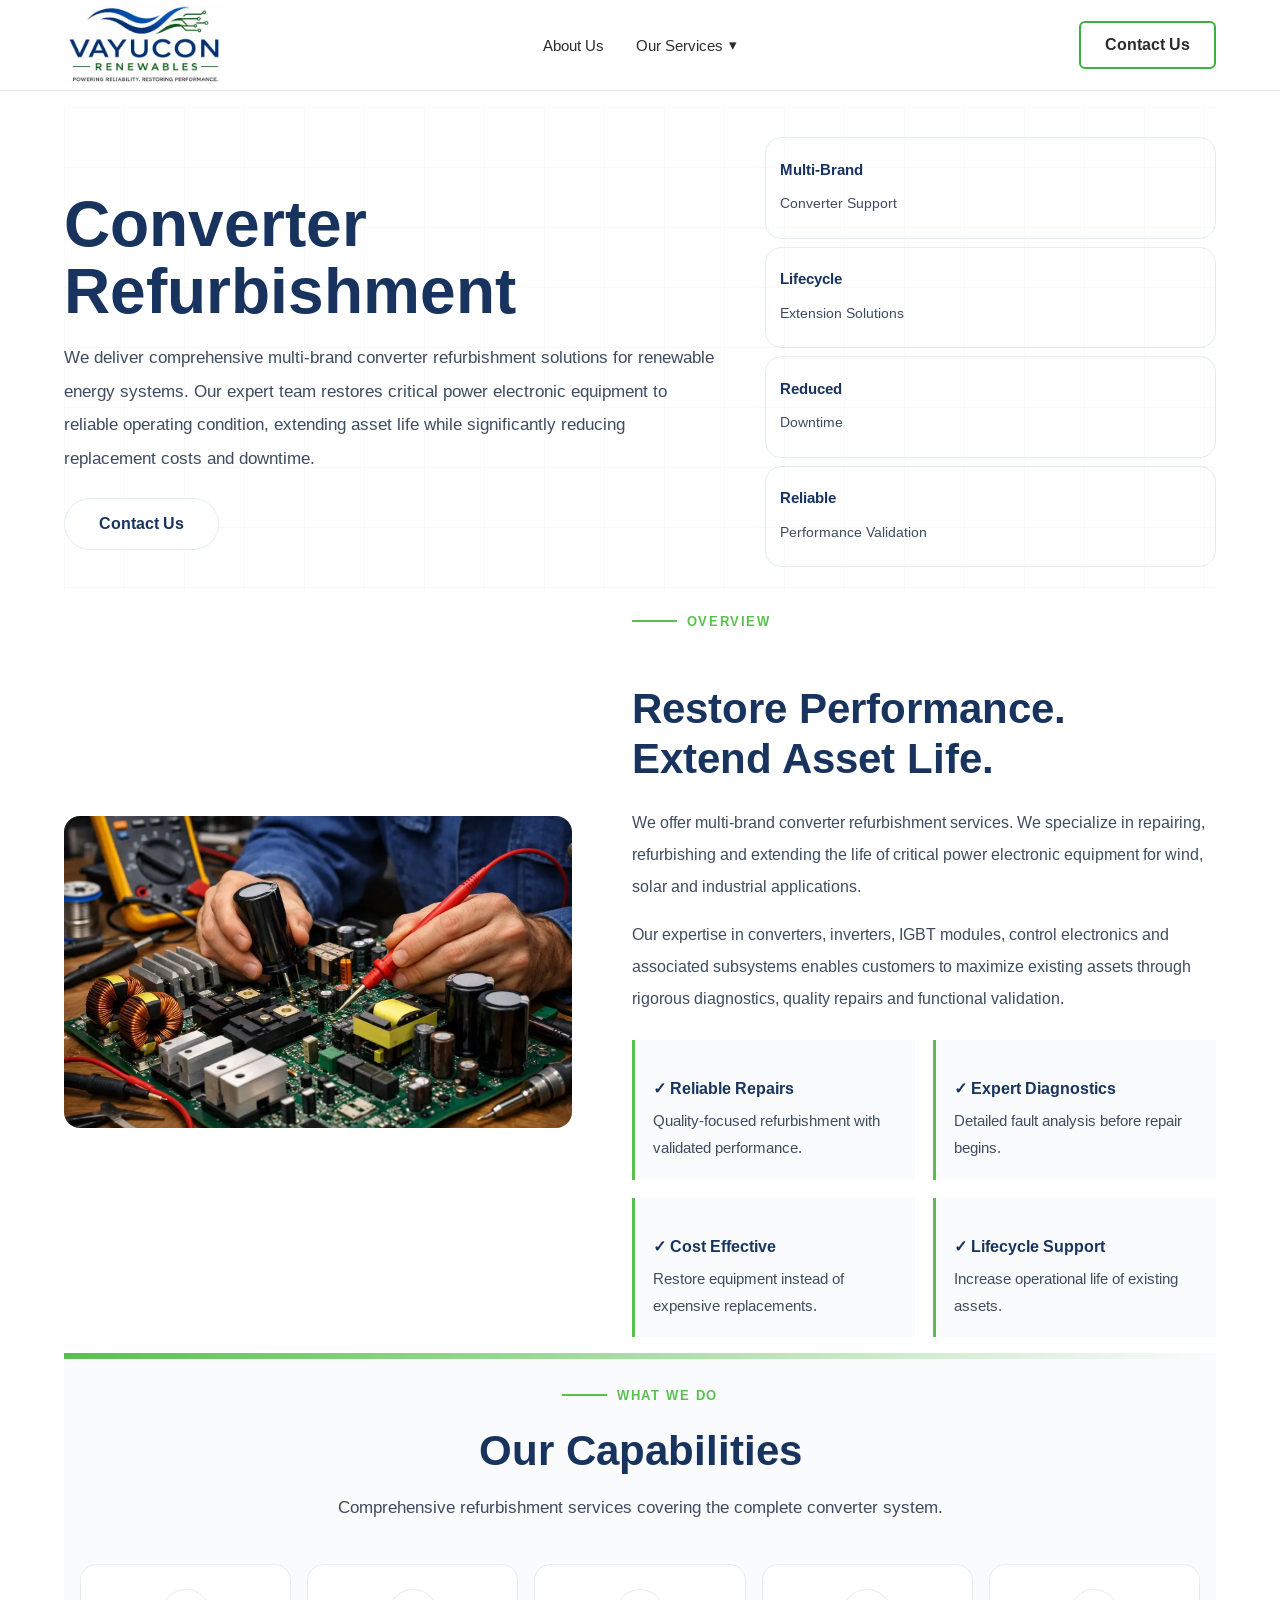
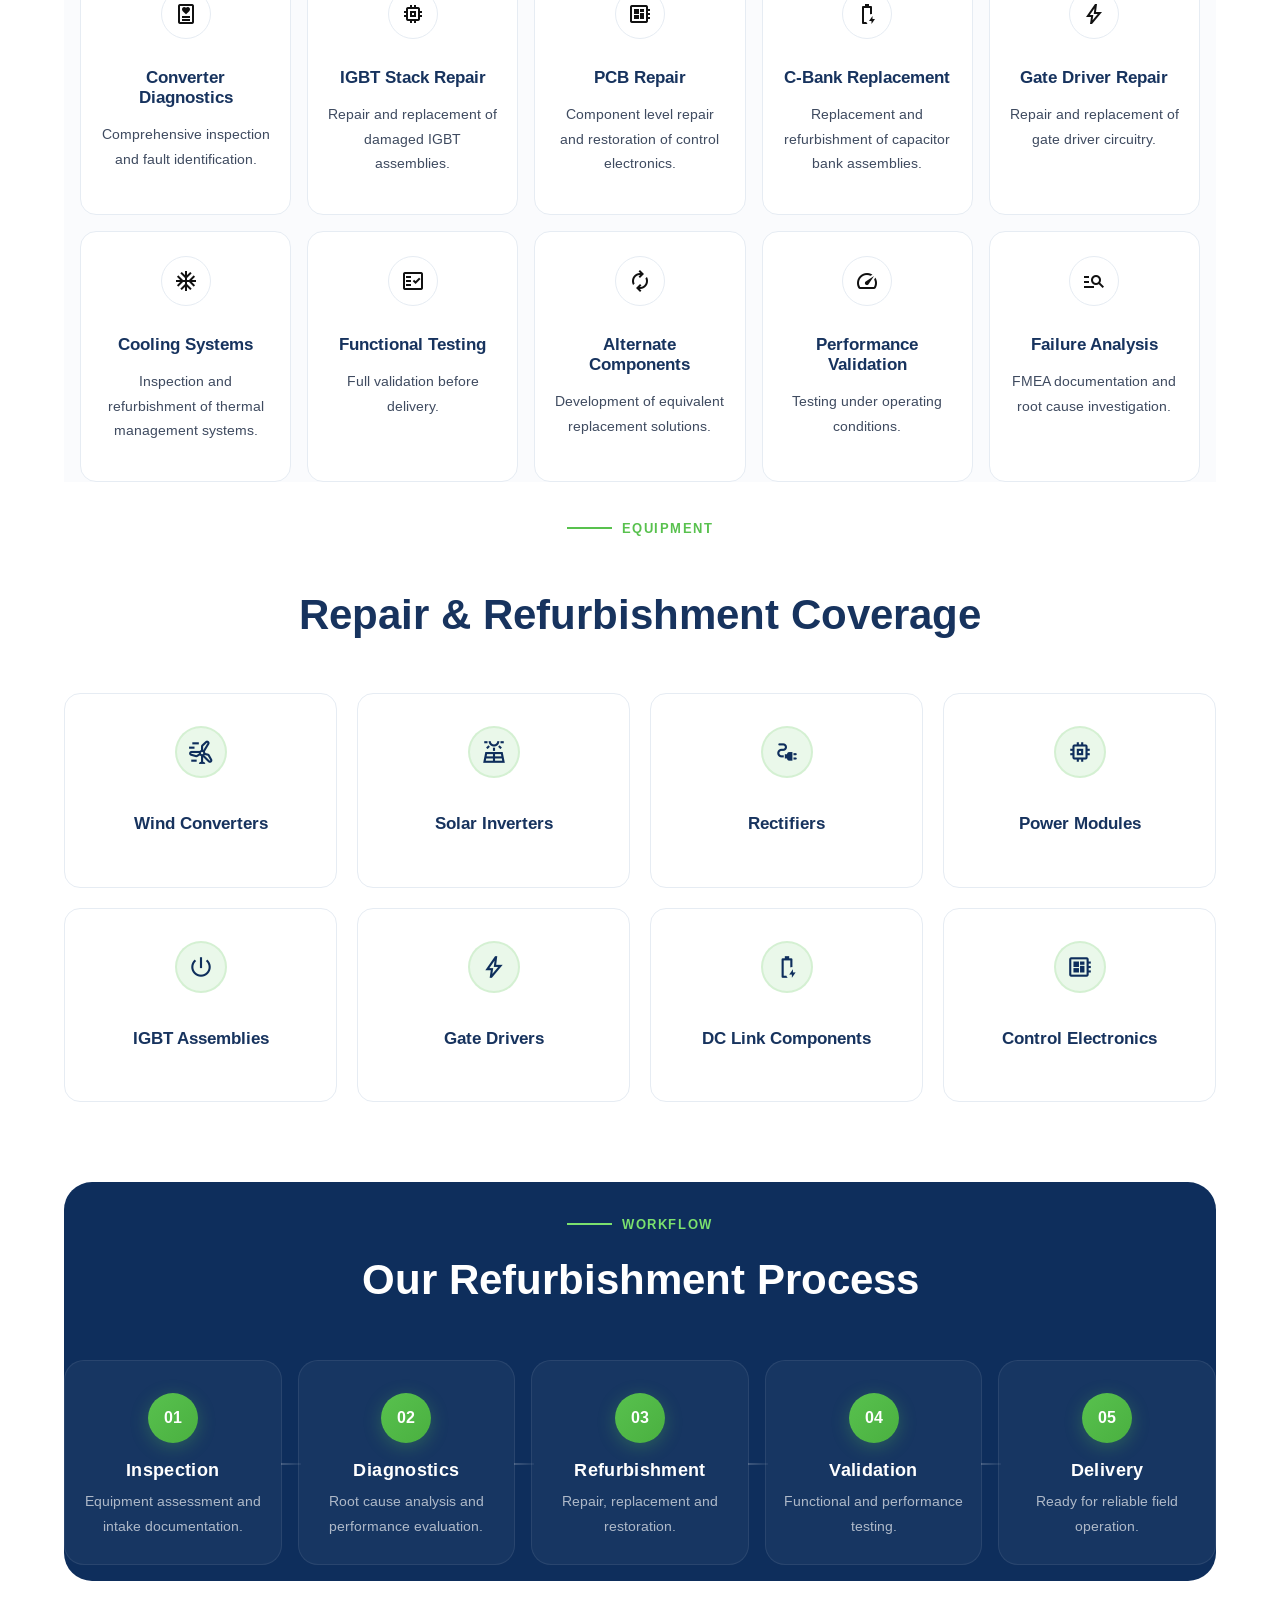
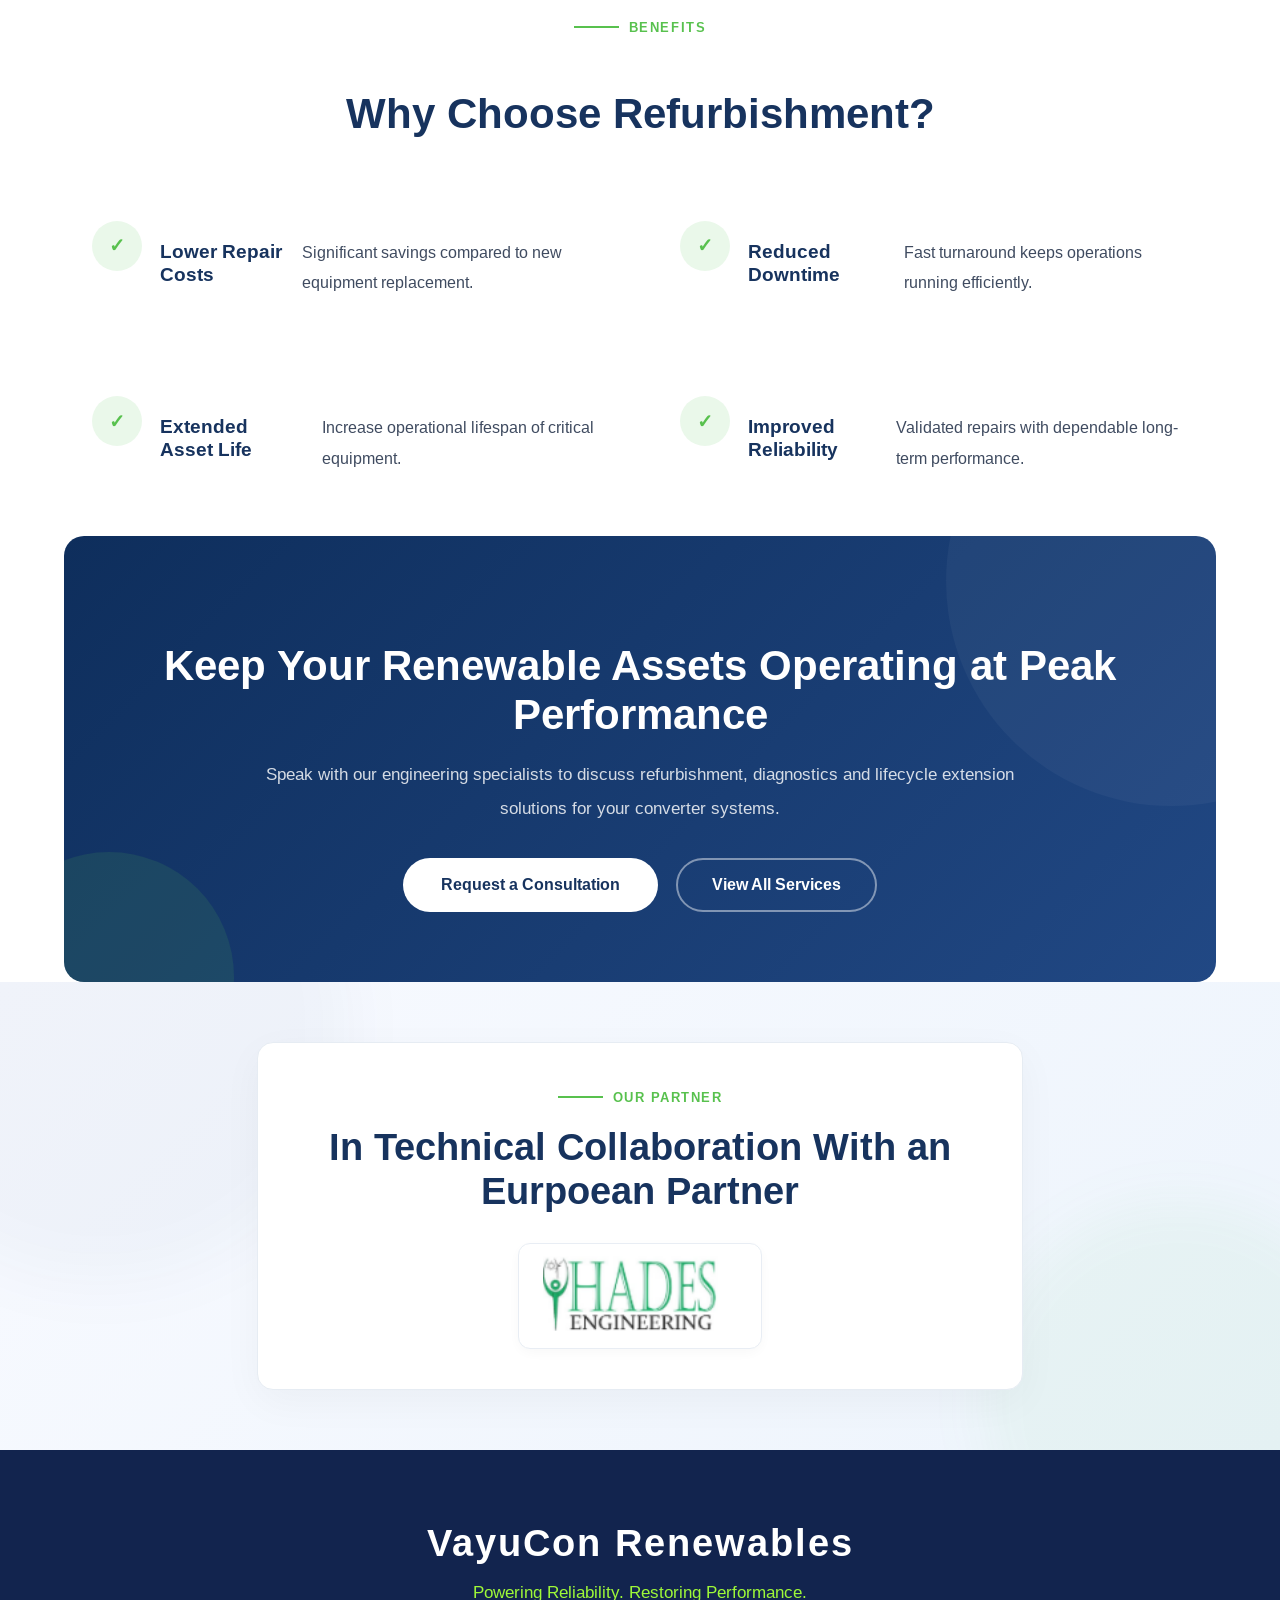
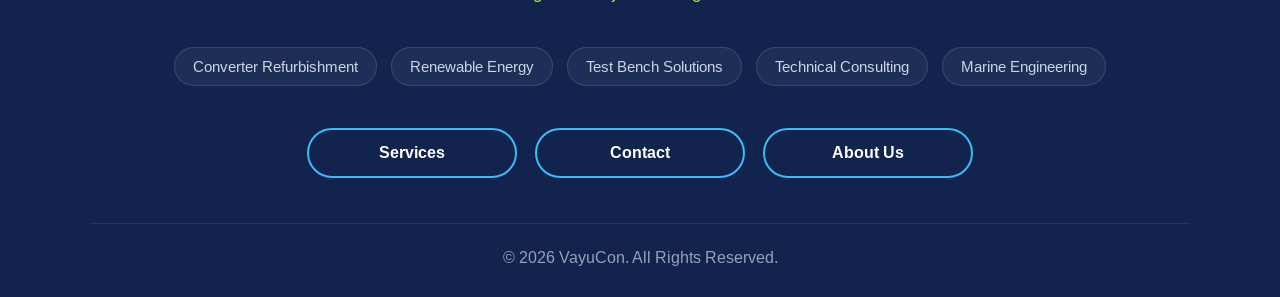
<file: services/converter-refurbishment/index.html>
<!doctype html>
<html lang="en">
  <head>
    <meta charset="UTF-8" />
    <meta name="viewport" content="width=device-width, initial-scale=1.0" />
    <link
      rel="icon"
      type="image/png"
      sizes="96x96"
      href="../../assets/images/favicon-96x96.png"
    />
    <title>Converter Refurbishment Services | VayuCon Renewables</title>
    <link rel="preload" as="image" href="/assets/images/navicon.webp" />
    <meta
      name="description"
      content="Extend equipment life with professional converter refurbishment, repair, upgrades and lifecycle support for wind turbines, industrial drives and power electronics."
    />
    <meta
      name="keywords"
      content="converter refurbishment, renewable energy engineering, technical consultancy, marine engineering, wind energy, solar energy, BESS, power electronics, test bench solutions, industrial automation, technical consulting"
    />
    <link rel="preconnect" href="https://fonts.googleapis.com" />
    <link rel="preconnect" href="https://fonts.gstatic.com" crossorigin />
    <link
      rel="stylesheet"
      href="https://fonts.googleapis.com/css2?family=Material+Symbols+Outlined:opsz,wght,FILL,GRAD@24,400,0,0&icon_names=ac_unit,analytics,autorenew,battery_charging_full,bolt,developer_board,diagnosis,electrical_services,fact_check,groups,manage_search,memory,monitoring,open_in_new,power_settings_new,search,solar_power,speed,trending_up,verified,wind_power"
    />
    <link rel="stylesheet" href="../../assets/css/global.css?v=1" />
    <link rel="stylesheet" href="../../assets/css/converter.css?v=2" />
    <link
      rel="canonical"
      href="https://vayucon.co.in/services/converter-refurbishment/"
    />
    <script type="application/ld+json">
      {
        "@context": "https://schema.org",
        "@type": "Service",
        "name": "Converter Refurbishment",
        "provider": {
          "@type": "Organization",
          "name": "VayuCon Renewables"
        },
        "serviceType": "Converter Refurbishment",
        "areaServed": "Worldwide",
        "url": "https://vayucon.co.in/services/converter-refurbishment/",
        "description": "Professional refurbishment and lifecycle extension of industrial power converters and renewable energy converters."
      }
    </script>
    <meta property="og:type" content="website" />
    <meta
      property="og:title"
      content="Converter Refurbishment Services | VayuCon Renewables"
    />
    <meta
      property="og:description"
      content="Extend equipment life with professional converter refurbishment, repair, upgrades and lifecycle support for wind turbines, industrial drives and power electronics."
    />
    <meta
      property="og:url"
      content="https://vayucon.co.in/services/converter-refurbishment/"
    />
    <meta
      property="og:image"
      content="https://vayucon.co.in/assets/images/windturbine1.png"
    />
    <meta property="og:site_name" content="VayuCon Renewables" />
    <meta property="og:locale" content="en_IN" />

    <meta name="twitter:card" content="summary_large_image" />
    <meta
      name="twitter:title"
      content="Converter Refurbishment Services | VayuCon Renewables"
    />
    <meta
      name="twitter:description"
      content="Extend equipment life with professional converter refurbishment, repair, upgrades and lifecycle support for wind turbines, industrial drives and power electronics."
    />
    <meta
      name="twitter:image"
      content="https://vayucon.co.in/assets/images/windturbine1.png"
    />
    <script type="application/ld+json">
      {
        "@context": "https://schema.org",
        "@type": "BreadcrumbList",
        "itemListElement": [
          {
            "@type": "ListItem",
            "position": 1,
            "name": "Home",
            "item": "https://vayucon.co.in/"
          },
          {
            "@type": "ListItem",
            "position": 2,
            "name": "Services",
            "item": "https://vayucon.co.in/services/"
          },
          {
            "@type": "ListItem",
            "position": 3,
            "name": "Converter Refurbishment",
            "item": "https://vayucon.co.in/services/converter-refurbishment/"
          }
        ]
      }
    </script>
  </head>
  <body>
    <!-----------------------------------NAVBAR------------------------>

    <nav class="navbar">
      <a href="/" class="logo-link">
        <img
          src="../../assets/images/navicon.webp"
          alt="VayuCon Renewables Logo"
          class="logo"
          width="392"
          height="196"
        />
      </a>

      <div class="nav-links">
        <a href="../../about/">About Us</a>

        <div class="dropdown">
          <a href="../../services" class="dropdown-btn">
            Our Services
            <span>▾</span>
          </a>

          <div class="dropdown-menu">
            <a href="../../services/converter-refurbishment/">
              Converter Refurbishment
            </a>

            <a href="../../services/test-bench-solutions/">
              Test Bench Solutions
            </a>

            <a href="../../services/renewable-energy-services/">
              Renewable Energy Services
            </a>

            <a href="../../services/technical-consultancy/">
              Technical Consultancy
            </a>

            <a href="../../services/marine-engineering/">
              Marine Engineering
            </a>
          </div>
        </div>
      </div>

      <a href="../../contact/" id="nav-contact">Contact Us</a>

      <button
        class="hamburger"
        aria-label="Open navigation menu"
        aria-expanded="false"
        aria-controls="main-navigation"
      >
        <span></span>
        <span></span>
        <span></span>
      </button>
    </nav>

    <div class="mobile-overlay"></div>

    <div class="mobile-pane">
      <button class="close-menu">✕</button>

      <!-- ================= MAIN MENU ================= -->

      <div class="mobile-page active" id="mainMenu">
        <a href="../../about/"> About Us </a>

        <button class="menu-btn" id="servicesBtn">
          <span>Our Services</span>

          <span>></span>
        </button>

        <a href="../../contact/"> Contact Us </a>
      </div>

      <!-- ================= SERVICES ================= -->

      <div class="mobile-page" id="servicesMenu">
        <button class="back-btn" id="back1">
          <span><</span>

          <span>Back</span>
        </button>

        <a href="../../services/converter-refurbishment/">
          Converter Refurbishment
        </a>

        <a href="../../services/renewable-energy-services/">
          Renewable Energy Services
        </a>

        <a href="../../services/test-bench-solutions/">
          Test Bench Solutions
        </a>

        <a href="../../services/technical-consultancy/">
          Technical Consultancy
        </a>
        <a href="../../services/marine-engineering/"> Marine Engineering </a>
        <a href="../../services/" id="view-all-button">View All</a>
      </div>
    </div>

    <!----------------------------------END NAVBAR--------------------->
    <!---------------------------------CONTENT START--------------------->

    <div id="content" role="main">
      <!-- ================= HERO ================= -->

      <section class="converter-hero">
        <div class="hero-left">
          <h1>Converter Refurbishment</h1>

          <p>
            We deliver comprehensive multi-brand converter refurbishment
            solutions for renewable energy systems. Our expert team restores
            critical power electronic equipment to reliable operating condition,
            extending asset life while significantly reducing replacement costs
            and downtime.
          </p>

          <div class="hero-buttons">
            <a href="../../contact/" class="secondary-btn"> Contact Us </a>
          </div>
        </div>

        <div class="hero-right">
          <div class="stat-card">
            <h2>Multi-Brand</h2>
            <p>Converter Support</p>
          </div>

          <div class="stat-card">
            <h2>Lifecycle</h2>
            <p>Extension Solutions</p>
          </div>

          <div class="stat-card">
            <h2>Reduced</h2>
            <p>Downtime</p>
          </div>

          <div class="stat-card">
            <h2>Reliable</h2>
            <p>Performance Validation</p>
          </div>
        </div>
      </section>

      <!-- ================= OVERVIEW ================= -->

      <section class="converter-overview" id="overview">
        <div class="overview-image">
          <!-- Replace image -->
          <img
            src="../../assets/images/converter-refurbishment-process.webp"
            alt="Converter Refurbishment"
            width="1536"
            height="943"
          />
        </div>

        <div class="overview-content">
          <span class="section-tag"> Overview </span>

          <h2>
            Restore Performance.<br />
            Extend Asset Life.
          </h2>

          <p>
            We offer multi-brand converter refurbishment services. We specialize
            in repairing, refurbishing and extending the life of critical power
            electronic equipment for wind, solar and industrial applications.
          </p>

          <p>
            Our expertise in converters, inverters, IGBT modules, control
            electronics and associated subsystems enables customers to maximize
            existing assets through rigorous diagnostics, quality repairs and
            functional validation.
          </p>

          <div class="overview-highlights">
            <div class="highlight">
              <h4>✓ Reliable Repairs</h4>
              <p>Quality-focused refurbishment with validated performance.</p>
            </div>

            <div class="highlight">
              <h4>✓ Expert Diagnostics</h4>
              <p>Detailed fault analysis before repair begins.</p>
            </div>

            <div class="highlight">
              <h4>✓ Cost Effective</h4>
              <p>Restore equipment instead of expensive replacements.</p>
            </div>

            <div class="highlight">
              <h4>✓ Lifecycle Support</h4>
              <p>Increase operational life of existing assets.</p>
            </div>
          </div>
        </div>
      </section>

      <!-- ================= CAPABILITIES ================= -->

      <section class="capabilities">
        <div class="section-heading">
          <span class="section-tag"> What We Do </span>

          <h2>Our Capabilities</h2>

          <p>
            Comprehensive refurbishment services covering the complete converter
            system.
          </p>
        </div>

        <div class="capability-grid">
          <div class="capability-card">
            <span class="capability-icon material-symbols-outlined"
              >diagnosis</span
            >
            <h3>Converter Diagnostics</h3>
            <p>Comprehensive inspection and fault identification.</p>
          </div>

          <div class="capability-card">
            <span class="capability-icon material-symbols-outlined"
              >memory</span
            >
            <h3>IGBT Stack Repair</h3>
            <p>Repair and replacement of damaged IGBT assemblies.</p>
          </div>

          <div class="capability-card">
            <span class="capability-icon material-symbols-outlined"
              >developer_board</span
            >
            <h3>PCB Repair</h3>
            <p>
              Component level repair and restoration of control electronics.
            </p>
          </div>

          <div class="capability-card">
            <span class="capability-icon material-symbols-outlined"
              >battery_charging_full</span
            >
            <h3>C-Bank Replacement</h3>
            <p>Replacement and refurbishment of capacitor bank assemblies.</p>
          </div>

          <div class="capability-card">
            <span class="capability-icon material-symbols-outlined">bolt</span>
            <h3>Gate Driver Repair</h3>
            <p>Repair and replacement of gate driver circuitry.</p>
          </div>

          <div class="capability-card">
            <span class="capability-icon material-symbols-outlined"
              >ac_unit</span
            >
            <h3>Cooling Systems</h3>
            <p>Inspection and refurbishment of thermal management systems.</p>
          </div>

          <div class="capability-card">
            <span class="capability-icon material-symbols-outlined"
              >fact_check</span
            >
            <h3>Functional Testing</h3>
            <p>Full validation before delivery.</p>
          </div>

          <div class="capability-card">
            <span class="capability-icon material-symbols-outlined"
              >autorenew</span
            >
            <h3>Alternate Components</h3>
            <p>Development of equivalent replacement solutions.</p>
          </div>

          <div class="capability-card">
            <span class="capability-icon material-symbols-outlined">speed</span>
            <h3>Performance Validation</h3>
            <p>Testing under operating conditions.</p>
          </div>

          <div class="capability-card">
            <span class="capability-icon material-symbols-outlined"
              >manage_search</span
            >
            <h3>Failure Analysis</h3>
            <p>FMEA documentation and root cause investigation.</p>
          </div>
        </div>
      </section>

      <!-- ================= EQUIPMENT ================= -->

      <section class="equipment-section">
        <div class="section-heading">
          <span class="section-tag"> Equipment </span>

          <h2>Repair & Refurbishment Coverage</h2>
        </div>

        <div class="equipment-grid">
          <div class="equipment-item">
            <span class="equipment-icon material-symbols-outlined"
              >wind_power</span
            >
            <h3>Wind Converters</h3>
          </div>

          <div class="equipment-item">
            <span class="equipment-icon material-symbols-outlined"
              >solar_power</span
            >
            <h3>Solar Inverters</h3>
          </div>

          <div class="equipment-item">
            <span class="equipment-icon material-symbols-outlined"
              >electrical_services</span
            >
            <h3>Rectifiers</h3>
          </div>

          <div class="equipment-item">
            <span class="equipment-icon material-symbols-outlined">memory</span>
            <h3>Power Modules</h3>
          </div>

          <div class="equipment-item">
            <span class="equipment-icon material-symbols-outlined"
              >power_settings_new</span
            >
            <h3>IGBT Assemblies</h3>
          </div>

          <div class="equipment-item">
            <span class="equipment-icon material-symbols-outlined">bolt</span>
            <h3>Gate Drivers</h3>
          </div>

          <div class="equipment-item">
            <span class="equipment-icon material-symbols-outlined"
              >battery_charging_full</span
            >
            <h3>DC Link Components</h3>
          </div>

          <div class="equipment-item">
            <span class="equipment-icon material-symbols-outlined"
              >developer_board</span
            >
            <h3>Control Electronics</h3>
          </div>
        </div>
      </section>

      <!-- ================= PROCESS ================= -->

      <section class="process-section">
        <div class="section-heading">
          <span class="section-tag"> Workflow </span>

          <h2>Our Refurbishment Process</h2>
        </div>

        <div class="timeline">
          <div class="step">
            <span>01</span>
            <h3>Inspection</h3>
            <p>Equipment assessment and intake documentation.</p>
          </div>

          <div class="step">
            <span>02</span>
            <h3>Diagnostics</h3>
            <p>Root cause analysis and performance evaluation.</p>
          </div>

          <div class="step">
            <span>03</span>
            <h3>Refurbishment</h3>
            <p>Repair, replacement and restoration.</p>
          </div>

          <div class="step">
            <span>04</span>
            <h3>Validation</h3>
            <p>Functional and performance testing.</p>
          </div>

          <div class="step">
            <span>05</span>
            <h3>Delivery</h3>
            <p>Ready for reliable field operation.</p>
          </div>
        </div>
      </section>

      <!-- ================= BENEFITS ================= -->

      <section class="benefits-section">
        <div class="section-heading">
          <span class="section-tag"> Benefits </span>

          <h2>Why Choose Refurbishment?</h2>
        </div>

        <div class="benefit-grid">
          <div class="benefit-card">
            <h3>Lower Repair Costs</h3>
            <p>Significant savings compared to new equipment replacement.</p>
          </div>

          <div class="benefit-card">
            <h3>Reduced Downtime</h3>
            <p>Fast turnaround keeps operations running efficiently.</p>
          </div>

          <div class="benefit-card">
            <h3>Extended Asset Life</h3>
            <p>Increase operational lifespan of critical equipment.</p>
          </div>

          <div class="benefit-card">
            <h3>Improved Reliability</h3>
            <p>Validated repairs with dependable long-term performance.</p>
          </div>
        </div>
      </section>

      <!-- ================= CTA ================= -->

      <section class="converter-cta">
        <h2>Keep Your Renewable Assets Operating at Peak Performance</h2>

        <p>
          Speak with our engineering specialists to discuss refurbishment,
          diagnostics and lifecycle extension solutions for your converter
          systems.
        </p>

        <div class="hero-buttons">
          <a href="../../contact/" class="primary-btn">
            Request a Consultation
          </a>

          <a href="../../services/" class="secondary-btn">
            View All Services
          </a>
        </div>
      </section>
    </div>

    <!-- CONTENT END -->

    <section class="partner-section">
      <div class="partner-content">
        <span class="section-tag"> Our Partner </span>
        <h2>In Technical Collaboration With an Eurpoean Partner</h2>
        <div class="partner-logos">
          <img
            src="../../assets/images/hades_icon.webp"
            alt="Hades Partner Logo"
            width="146"
            height="60"
          />
        </div>
      </div>
    </section>

    <!-- FOOTER -->
    <footer class="footer">
      <div class="footer-content">
        <h2>VayuCon Renewables</h2>

        <p class="tagline">Powering Reliability. Restoring Performance.</p>

        <div class="services-list">
          <span>Converter Refurbishment</span>
          <span>Renewable Energy</span>
          <span>Test Bench Solutions</span>
          <span>Technical Consulting</span>
          <span>Marine Engineering</span>
        </div>

        <div class="footer-buttons">
          <a href="../../services/" class="btn btn-outline">Services</a>
          <a href="../../contact/" class="btn btn-outline">Contact</a>
          <a href="../../about/" class="btn btn-outline">About Us</a>
        </div>
      </div>

      <div class="footer-bottom">
        <p>&copy; 2026 VayuCon. All Rights Reserved.</p>
      </div>
    </footer>

    <script src="../../assets/js/global.js?v=1"></script>
    <script src="../../assets/js/converter.js?v=1"></script>
  </body>
</html>
</file>
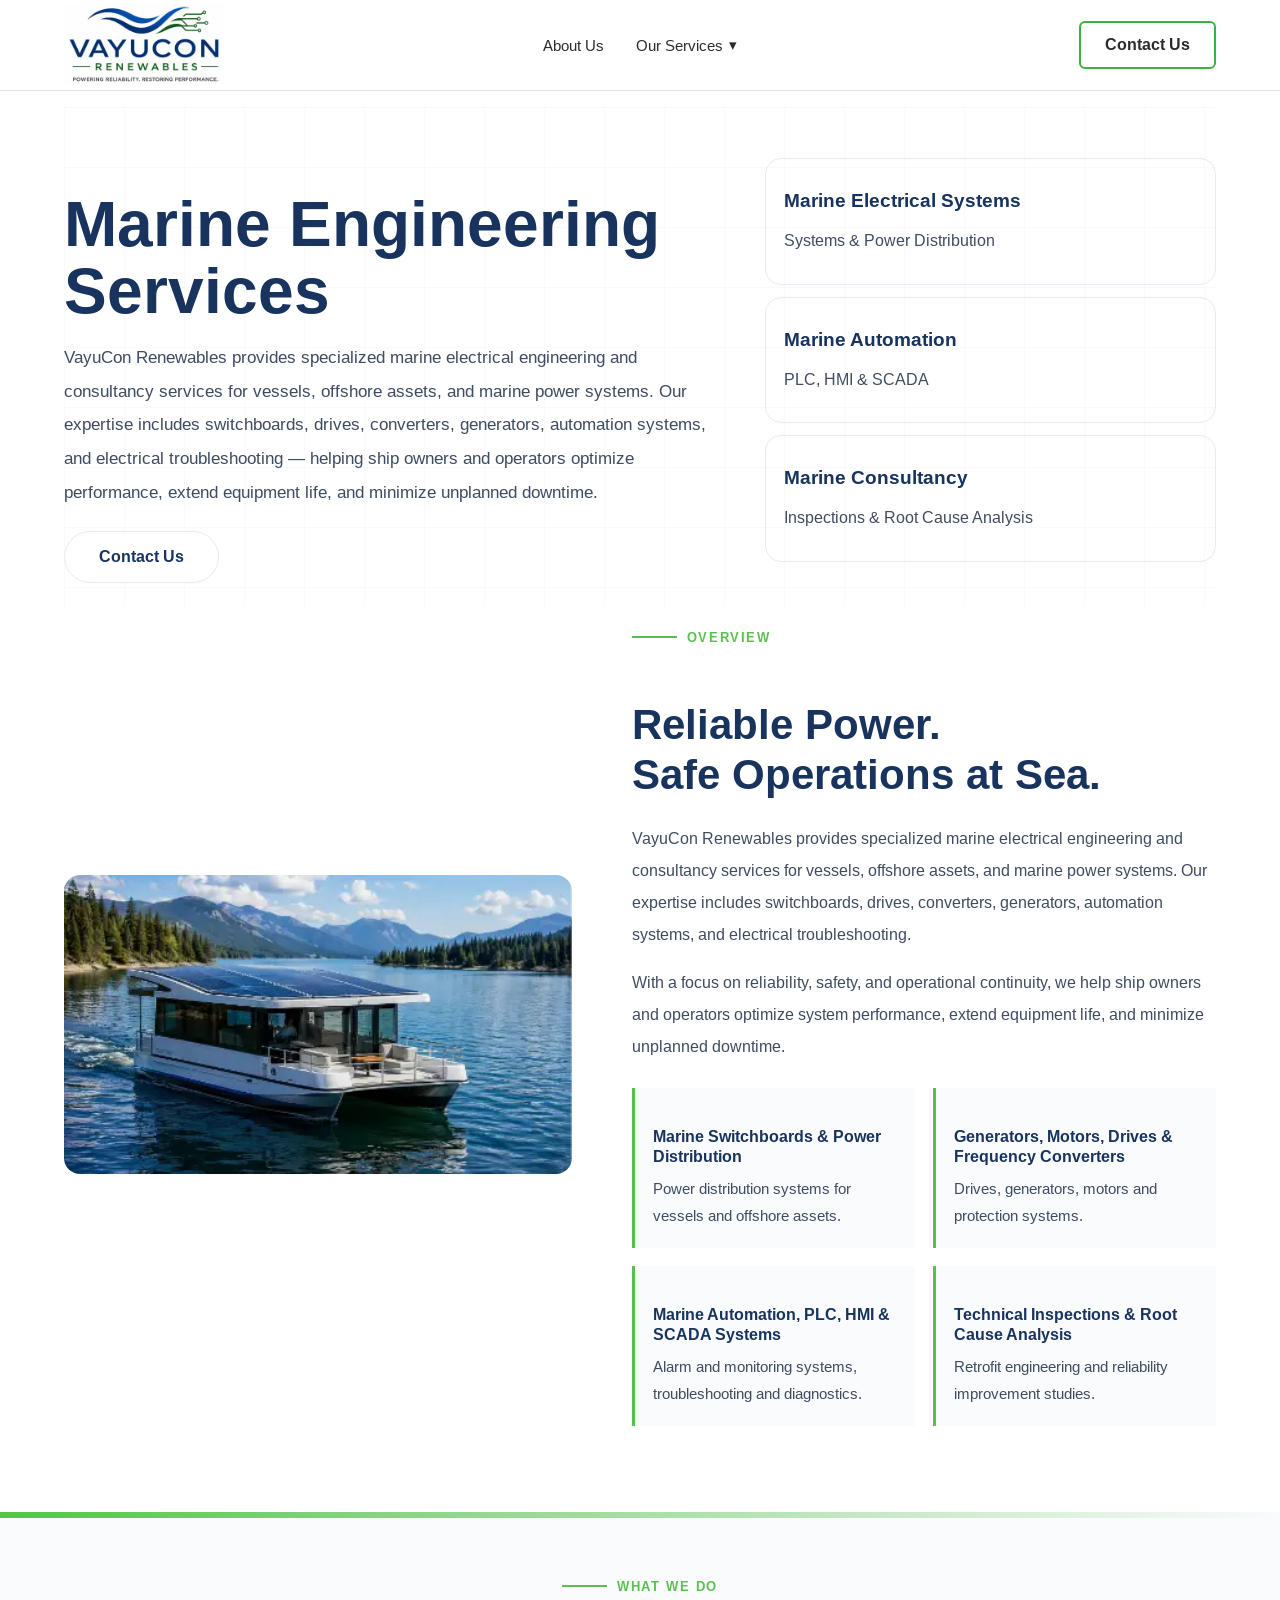
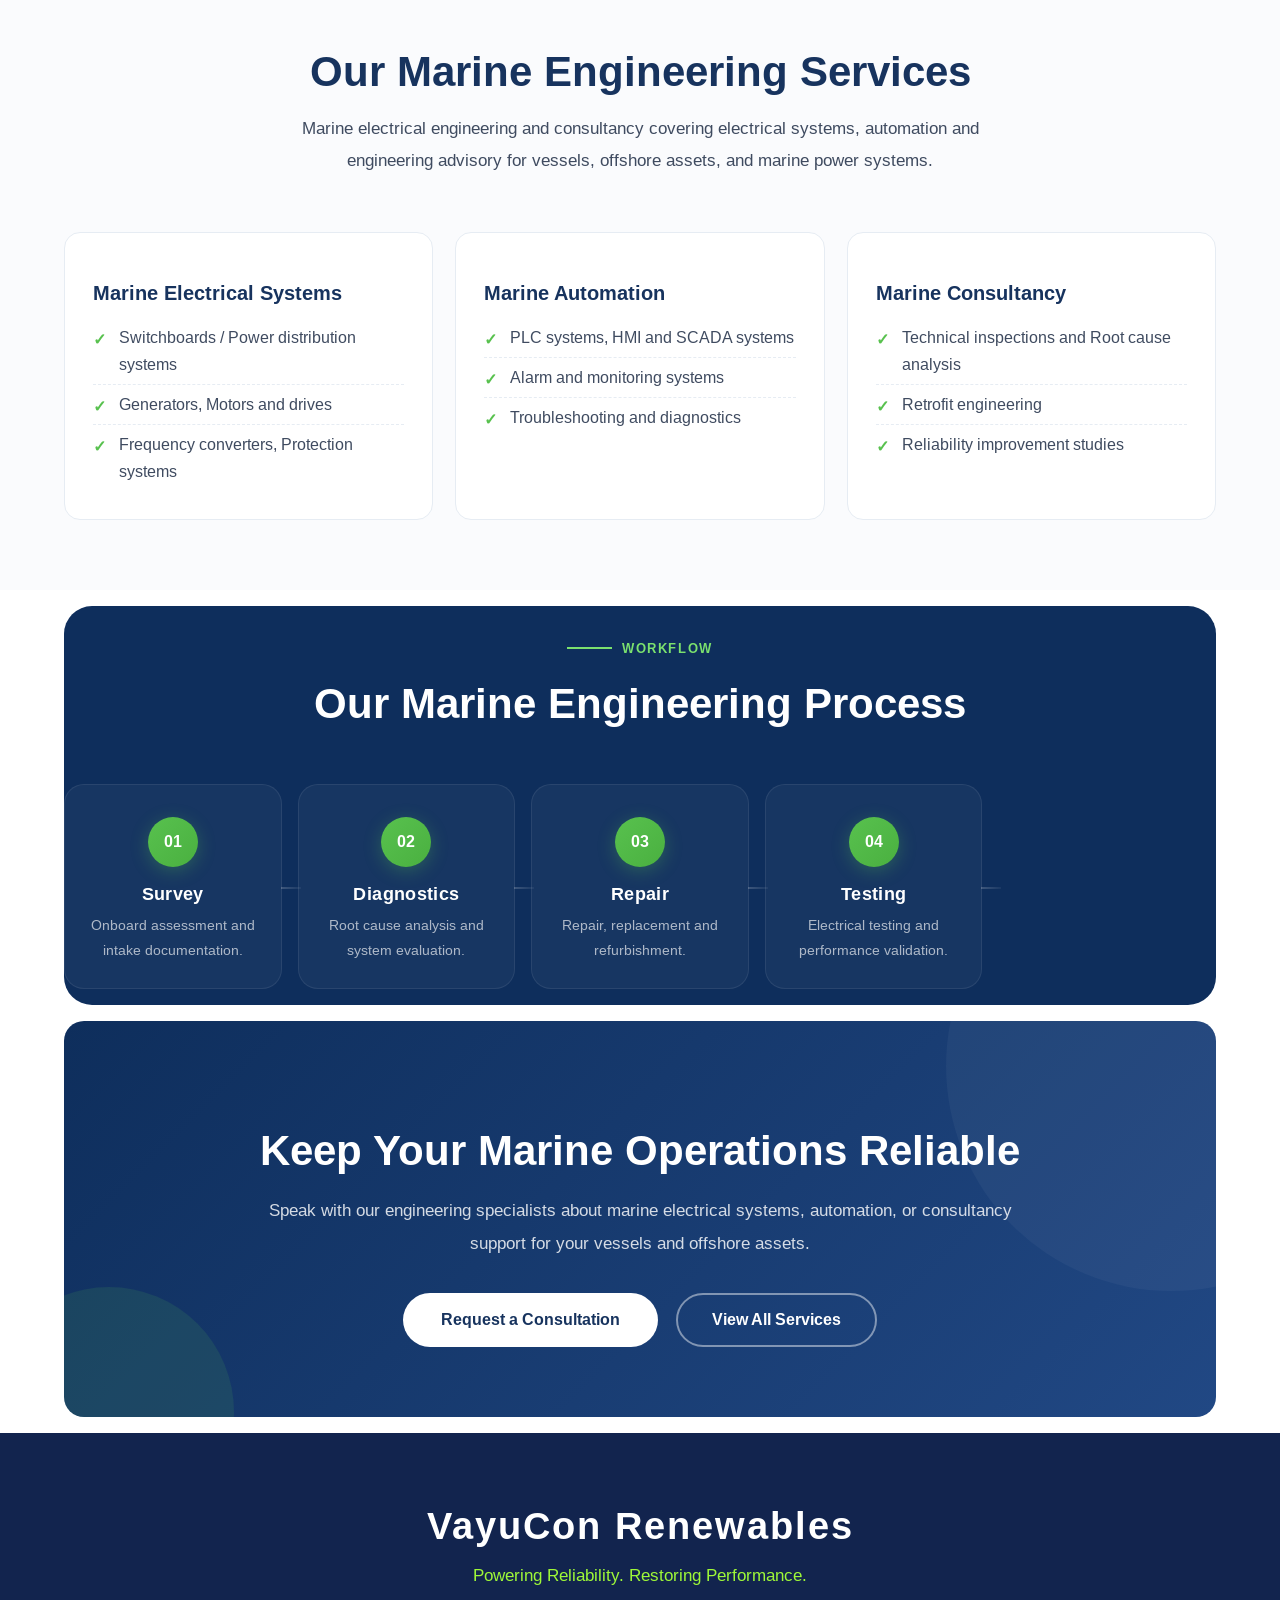
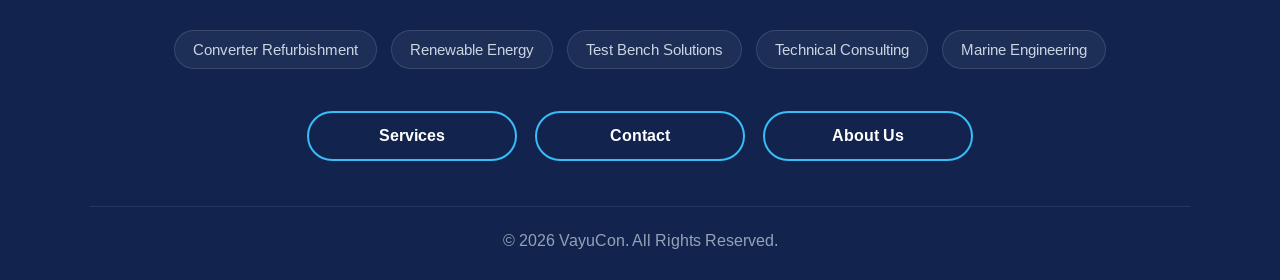
<file: services/marine-engineering/index.html>
<!doctype html>
<html lang="en">
  <head>
    <meta charset="UTF-8" />
    <meta name="viewport" content="width=device-width, initial-scale=1.0" />
    <link
      rel="icon"
      type="image/png"
      sizes="96x96"
      href="../../assets/images/favicon-96x96.png"
    />
    <link
      rel="canonical"
      href="https://vayucon.co.in/services/marine-engineering/"
    />
    <title>Marine Engineering Services | VayuCon Renewables</title>
    <link rel="preload" as="image" href="/assets/images/navicon.webp" />
    <meta
      name="description"
      content="Marine electrical engineering and consultancy services for vessels, offshore assets and marine power systems — switchboards, drives, converters, generators, automation systems and electrical troubleshooting."
    />
    <meta
      name="keywords"
      content="converter refurbishment, renewable energy engineering, marine electrical engineering, wind energy, solar energy, BESS, power electronics, test bench solutions, industrial automation, technical consulting"
    />
    <link rel="preconnect" href="https://fonts.googleapis.com" />
    <link rel="preconnect" href="https://fonts.gstatic.com" crossorigin />
    <link
      rel="stylesheet"
      href="https://fonts.googleapis.com/css2?family=Material+Symbols+Outlined:opsz,wght,FILL,GRAD@24,400,0,0&icon_names=ac_unit,analytics,autorenew,battery_charging_full,bolt,developer_board,diagnosis,electrical_services,fact_check,groups,manage_search,memory,monitoring,open_in_new,power_settings_new,search,solar_power,speed,trending_up,verified,wind_power"
    />
    <link
      rel="stylesheet"
      href="https://fonts.googleapis.com/css2?family=Material+Symbols+Outlined"
    />
    <link rel="stylesheet" href="../../assets/css/global.css?v=1" />
    <link rel="stylesheet" href="../../assets/css/marine.css?v=2" />
    <script type="application/ld+json">
      {
        "@context": "https://schema.org",
        "@type": "Service",
        "name": "Marine Engineering",
        "provider": {
          "@type": "Organization",
          "name": "VayuCon Renewables"
        },
        "serviceType": "Marine Electrical Engineering & Consultancy",
        "areaServed": "Worldwide",
        "url": "https://vayucon.co.in/services/marine-engineering/",
        "description": "Marine electrical engineering and consultancy for vessels, offshore assets and marine power systems, covering switchboards, drives, converters, generators, automation systems and electrical troubleshooting."
      }
    </script>
    <meta property="og:type" content="website" />
    <meta
      property="og:title"
      content="Marine Engineering Services | VayuCon Renewables"
    />
    <meta
      property="og:description"
      content="Marine electrical engineering and consultancy services for vessels, offshore assets and marine power systems — switchboards, drives, converters, generators, automation systems and electrical troubleshooting."
    />
    <meta
      property="og:url"
      content="https://vayucon.co.in/services/marine-engineering/"
    />
    <meta
      property="og:image"
      content="https://vayucon.co.in/assets/images/windturbine1.png"
    />
    <meta property="og:site_name" content="VayuCon Renewables" />
    <meta property="og:locale" content="en_IN" />

    <meta name="twitter:card" content="summary_large_image" />
    <meta
      name="twitter:title"
      content="Marine Engineering Services | VayuCon Renewables"
    />
    <meta
      name="twitter:description"
      content="Marine electrical engineering and consultancy services for vessels, offshore assets and marine power systems — switchboards, drives, converters, generators, automation systems and electrical troubleshooting."
    />
    <meta
      name="twitter:image"
      content="https://vayucon.co.in/assets/images/windturbine1.png"
    />
    <script type="application/ld+json">
      {
        "@context": "https://schema.org",
        "@type": "BreadcrumbList",
        "itemListElement": [
          {
            "@type": "ListItem",
            "position": 1,
            "name": "Home",
            "item": "https://vayucon.co.in/"
          },
          {
            "@type": "ListItem",
            "position": 2,
            "name": "Services",
            "item": "https://vayucon.co.in/services/"
          },
          {
            "@type": "ListItem",
            "position": 3,
            "name": "Marine Engineering",
            "item": "https://vayucon.co.in/services/marine-engineering/"
          }
        ]
      }
    </script>
  </head>
  <body>
    <!-----------------------------------NAVBAR------------------------>

    <nav class="navbar">
      <a href="/" class="logo-link">
        <img
          src="../../assets/images/navicon.webp"
          alt="VayuCon Renewables Logo"
          class="logo"
          width="392"
          height="196"
        />
      </a>

      <div class="nav-links">
        <a href="../../about/">About Us</a>

        <div class="dropdown">
          <a href="../../services" class="dropdown-btn">
            Our Services
            <span>▾</span>
          </a>

          <div class="dropdown-menu">
            <a href="../../services/converter-refurbishment/">
              Converter Refurbishment
            </a>

            <a href="../../services/test-bench-solutions/">
              Test Bench Solutions
            </a>

            <a href="../../services/renewable-energy-services/">
              Renewable Energy Services
            </a>

            <a href="../../services/technical-consultancy/">
              Technical Consultancy
            </a>

            <a href="../../services/marine-engineering/">
              Marine Engineering
            </a>
          </div>
        </div>
      </div>

      <a href="../../contact/" id="nav-contact">Contact Us</a>

      <button
        class="hamburger"
        aria-label="Open navigation menu"
        aria-expanded="false"
        aria-controls="main-navigation"
      >
        <span></span>
        <span></span>
        <span></span>
      </button>
    </nav>

    <div class="mobile-overlay"></div>

    <div class="mobile-pane">
      <button class="close-menu">✕</button>

      <!-- ================= MAIN MENU ================= -->

      <div class="mobile-page active" id="mainMenu">
        <a href="../../about/"> About Us </a>

        <button class="menu-btn" id="servicesBtn">
          <span>Our Services</span>

          <span>></span>
        </button>

        <a href="../../contact/"> Contact Us </a>
      </div>

      <!-- ================= SERVICES ================= -->

      <div class="mobile-page" id="servicesMenu">
        <button class="back-btn" id="back1">
          <span><</span>

          <span>Back</span>
        </button>

        <a href="../../services/converter-refurbishment/">
          Converter Refurbishment
        </a>

        <a href="../../services/renewable-energy-services/">
          Renewable Energy Services
        </a>

        <a href="../../services/test-bench-solutions/">
          Test Bench Solutions
        </a>

        <a href="../../services/technical-consultancy/">
          Technical Consultancy
        </a>

        <a href="../../services/marine-engineering/"> Marine Engineering </a>
        <a href="../../services/" id="view-all-button">View All</a>
      </div>
    </div>

    <!----------------------------------END NAVBAR--------------------->
    <!---------------------------------CONTENT START--------------------->

    <div id="content" role="main">
      <!-- ================= HERO ================= -->

      <section class="marine-hero">
        <div class="hero-left">
          <h1>Marine Engineering Services</h1>

          <p>
            VayuCon Renewables provides specialized marine electrical
            engineering and consultancy services for vessels, offshore assets,
            and marine power systems. Our expertise includes switchboards,
            drives, converters, generators, automation systems, and electrical
            troubleshooting — helping ship owners and operators optimize
            performance, extend equipment life, and minimize unplanned downtime.
          </p>

          <div class="hero-buttons">
            <a href="../../contact/" class="secondary-btn"> Contact Us </a>
          </div>
        </div>

        <div class="hero-right">
          <div class="stat-card">
            <h2>Marine Electrical Systems</h2>
            <p>Systems & Power Distribution</p>
          </div>

          <div class="stat-card">
            <h2>Marine Automation</h2>
            <p>PLC, HMI & SCADA</p>
          </div>

          <div class="stat-card">
            <h2>Marine Consultancy</h2>
            <p>Inspections & Root Cause Analysis</p>
          </div>
        </div>
      </section>

      <!-- ================= OVERVIEW ================= -->

      <section class="marine-overview" id="overview">
        <div class="overview-image">
          <img
            src="../../assets/images/technical-consultancy.webp"
            alt="Marine Engineering"
            width="408"
            height="240"
          />
        </div>

        <div class="overview-content">
          <span class="section-tag"> Overview </span>

          <h2>
            Reliable Power.<br />
            Safe Operations at Sea.
          </h2>

          <p>
            VayuCon Renewables provides specialized marine electrical
            engineering and consultancy services for vessels, offshore assets,
            and marine power systems. Our expertise includes switchboards,
            drives, converters, generators, automation systems, and electrical
            troubleshooting.
          </p>

          <p>
            With a focus on reliability, safety, and operational continuity, we
            help ship owners and operators optimize system performance, extend
            equipment life, and minimize unplanned downtime.
          </p>

          <div class="overview-highlights">
            <div class="highlight">
              <h4>Marine Switchboards & Power Distribution</h4>
              <p>Power distribution systems for vessels and offshore assets.</p>
            </div>

            <div class="highlight">
              <h4>Generators, Motors, Drives & Frequency Converters</h4>
              <p>Drives, generators, motors and protection systems.</p>
            </div>

            <div class="highlight">
              <h4>Marine Automation, PLC, HMI & SCADA Systems</h4>
              <p>
                Alarm and monitoring systems, troubleshooting and diagnostics.
              </p>
            </div>

            <div class="highlight">
              <h4>Technical Inspections & Root Cause Analysis</h4>
              <p>Retrofit engineering and reliability improvement studies.</p>
            </div>
          </div>
        </div>
      </section>

      <!-- ================= SERVICES ================= -->

      <section class="capabilities">
        <div class="section-heading">
          <span class="section-tag"> What We Do </span>

          <h2>Our Marine Engineering Services</h2>

          <p>
            Marine electrical engineering and consultancy covering electrical
            systems, automation and engineering advisory for vessels, offshore
            assets, and marine power systems.
          </p>
        </div>

        <div class="capability-grid">
          <div class="capability-card">
            <h3>Marine Electrical Systems</h3>
            <ul>
              <li>Switchboards / Power distribution systems</li>
              <li>Generators, Motors and drives</li>
              <li>Frequency converters, Protection systems</li>
            </ul>
          </div>

          <div class="capability-card">
            <h3>Marine Automation</h3>
            <ul>
              <li>PLC systems, HMI and SCADA systems</li>
              <li>Alarm and monitoring systems</li>
              <li>Troubleshooting and diagnostics</li>
            </ul>
          </div>

          <div class="capability-card">
            <h3>Marine Consultancy</h3>
            <ul>
              <li>Technical inspections and Root cause analysis</li>
              <li>Retrofit engineering</li>
              <li>Reliability improvement studies</li>
            </ul>
          </div>
        </div>
      </section>

      <!-- ================= PROCESS ================= -->

      <section class="process-section">
        <div class="section-heading">
          <span class="section-tag"> Workflow </span>

          <h2>Our Marine Engineering Process</h2>
        </div>

        <div class="timeline">
          <div class="step">
            <span>01</span>
            <h3>Survey</h3>
            <p>Onboard assessment and intake documentation.</p>
          </div>

          <div class="step">
            <span>02</span>
            <h3>Diagnostics</h3>
            <p>Root cause analysis and system evaluation.</p>
          </div>

          <div class="step">
            <span>03</span>
            <h3>Repair</h3>
            <p>Repair, replacement and refurbishment.</p>
          </div>

          <div class="step">
            <span>04</span>
            <h3>Testing</h3>
            <p>Electrical testing and performance validation.</p>
          </div>

          <div class="step">
            <span>05</span>
            <h3>Commissioning</h3>
            <p>Safe, reliable return to service.</p>
          </div>
        </div>
      </section>

      <!-- ================= CTA ================= -->

      <section class="marine-cta">
        <h2>Keep Your Marine Operations Reliable</h2>

        <p>
          Speak with our engineering specialists about marine electrical
          systems, automation, or consultancy support for your vessels and
          offshore assets.
        </p>

        <div class="hero-buttons">
          <a href="../../contact/" class="primary-btn">
            Request a Consultation
          </a>

          <a href="../../services/" class="secondary-btn">
            View All Services
          </a>
        </div>
      </section>
    </div>

    <!-- CONTENT END -->

    <!-- FOOTER -->
    <footer class="footer">
      <div class="footer-content">
        <h2>VayuCon Renewables</h2>

        <p class="tagline">Powering Reliability. Restoring Performance.</p>

        <div class="services-list">
          <span>Converter Refurbishment</span>
          <span>Renewable Energy</span>
          <span>Test Bench Solutions</span>
          <span>Technical Consulting</span>
          <span>Marine Engineering</span>
        </div>

        <div class="footer-buttons">
          <a href="../../services/" class="btn btn-outline">Services</a>
          <a href="../../contact/" class="btn btn-outline">Contact</a>
          <a href="../../about/" class="btn btn-outline">About Us</a>
        </div>
      </div>

      <div class="footer-bottom">
        <p>&copy; 2026 VayuCon. All Rights Reserved.</p>
      </div>
    </footer>

    <script src="../../assets/js/global.js?v=1"></script>
    <script src="../../assets/js/marine.js?v=1"></script>
  </body>
</html>
</file>
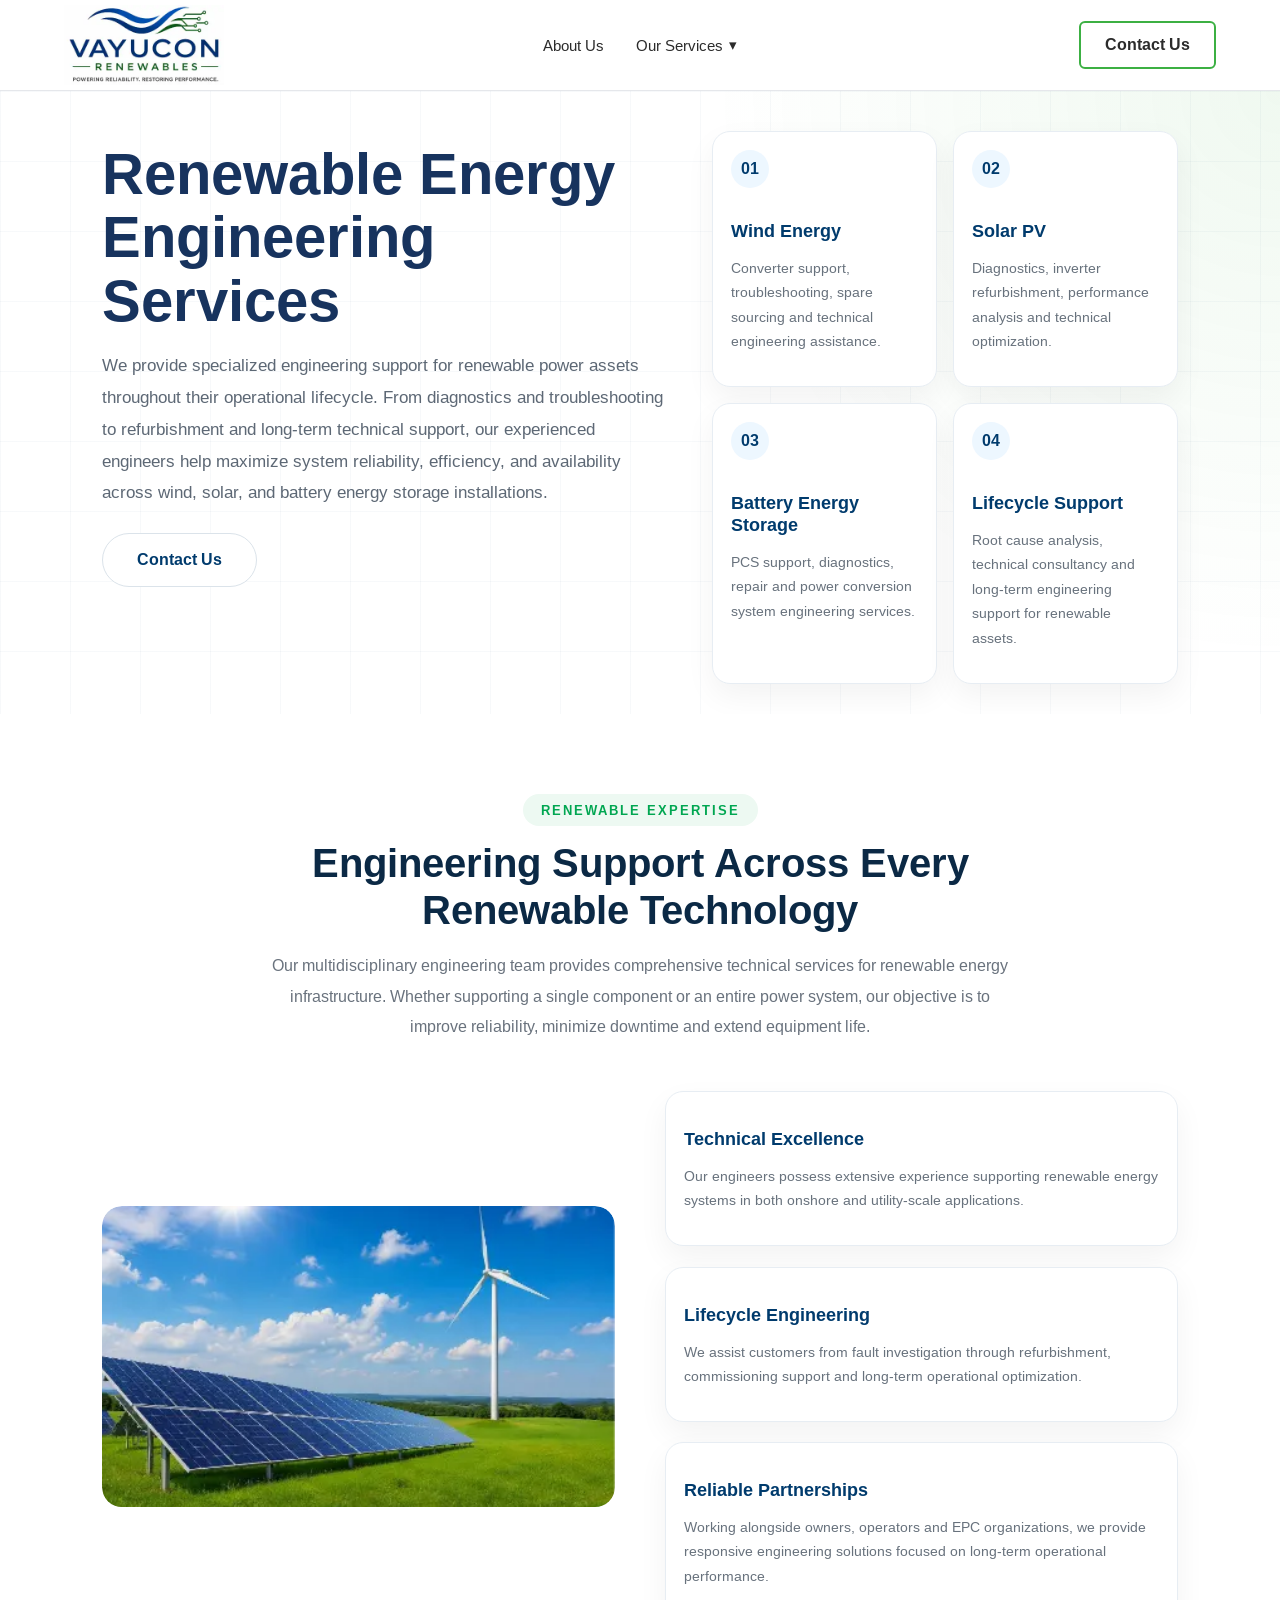
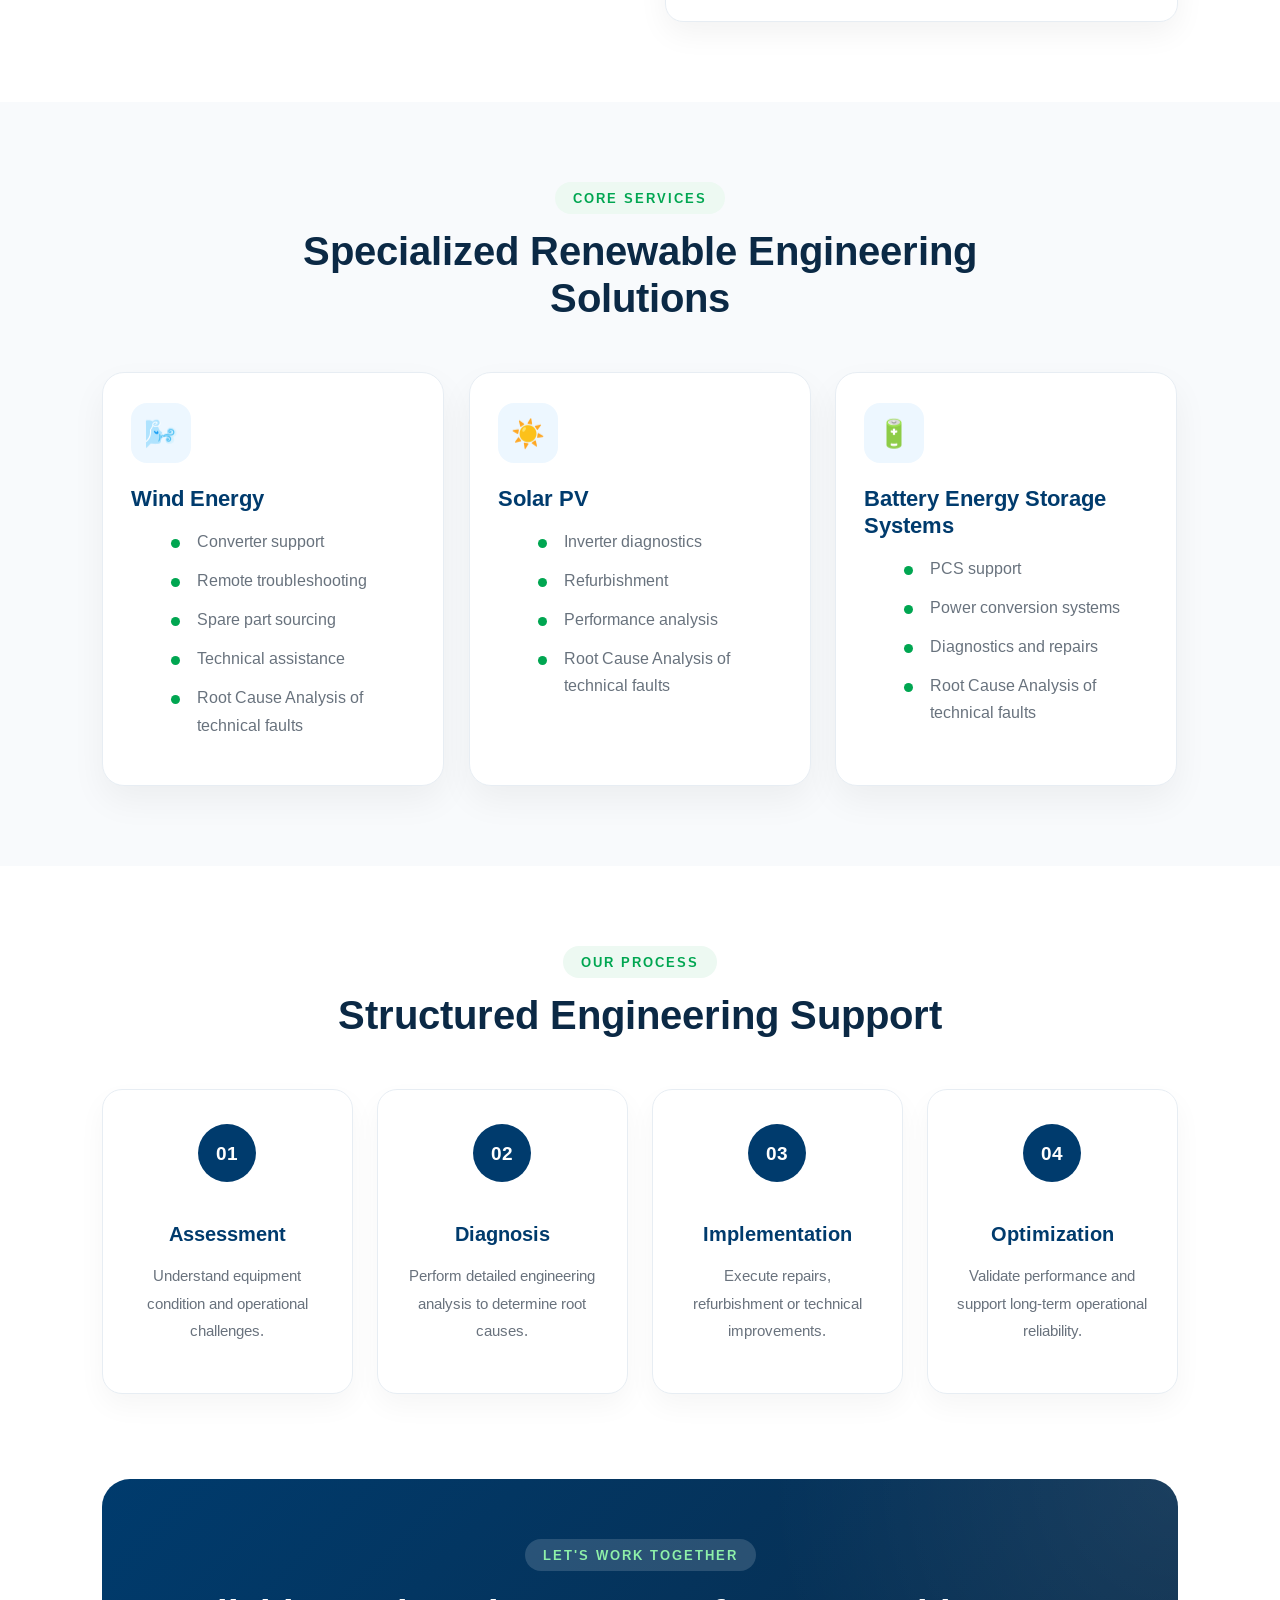
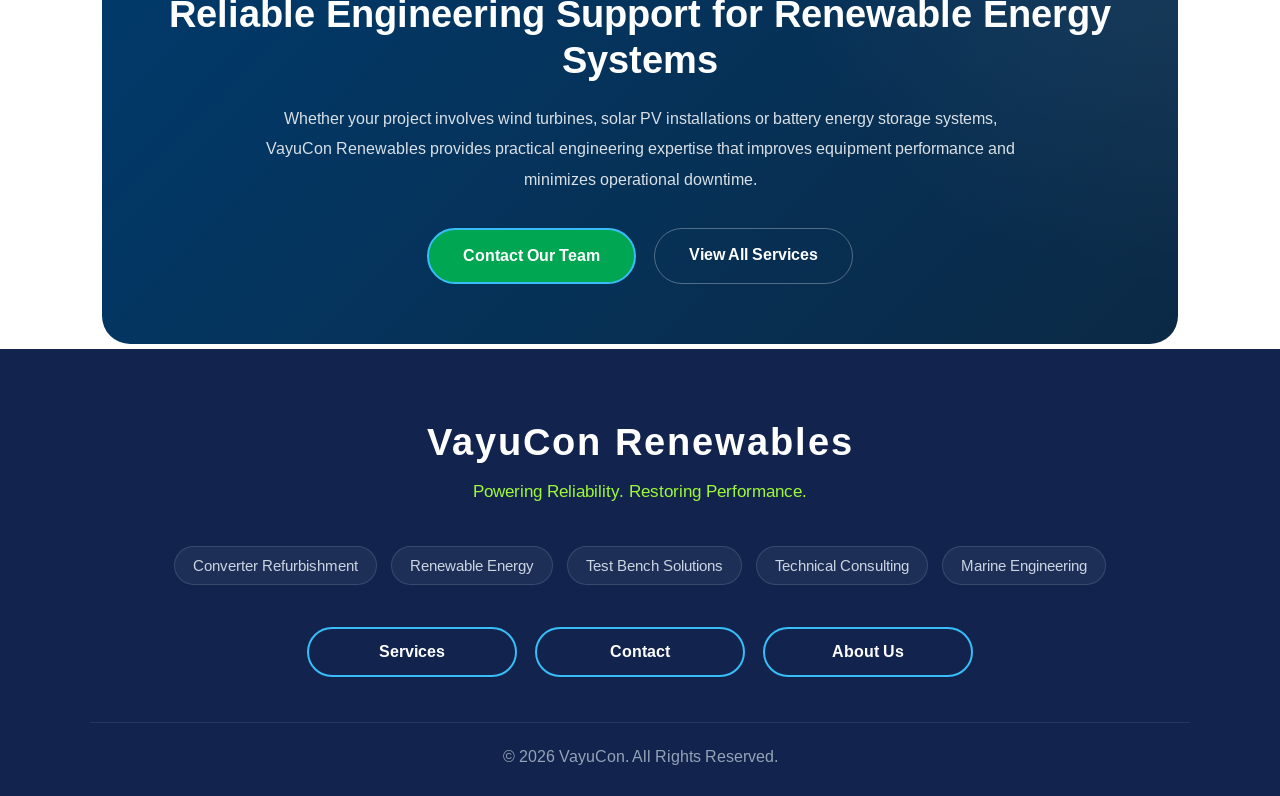
<file: services/renewable-energy-services/index.html>
<!doctype html>
<html lang="en">
  <head>
    <meta charset="UTF-8" />
    <meta name="viewport" content="width=device-width, initial-scale=1.0" />
    <link
      rel="icon"
      type="image/png"
      sizes="96x96"
      href="../../assets/images/favicon-96x96.png"
    />
    <title>
      Renewable Energy Engineering Services & Technical Solutions | VayuCon
      Renewables
    </title>
    <link rel="preload" as="image" href="/assets/images/navicon.webp" />
    <meta
      name="description"
      content="Engineering services for wind, solar and battery energy storage systems (BESS), delivering reliable electrical solutions, maintenance support and performance optimization."
    />
    <meta
      name="keywords"
      content="converter refurbishment, renewable energy engineering, technical consultancy, marine engineering, wind energy, solar energy, BESS, power electronics, test bench solutions, industrial automation, technical consulting"
    />
    <link rel="preconnect" href="https://fonts.googleapis.com" />
    <link rel="preconnect" href="https://fonts.gstatic.com" crossorigin />
    <link
      rel="stylesheet"
      href="https://fonts.googleapis.com/css2?family=Material+Symbols+Outlined:opsz,wght,FILL,GRAD@24,400,0,0&icon_names=ac_unit,analytics,autorenew,battery_charging_full,bolt,developer_board,diagnosis,electrical_services,fact_check,groups,manage_search,memory,monitoring,open_in_new,power_settings_new,search,solar_power,speed,trending_up,verified,wind_power"
    />
    <link rel="stylesheet" href="../../assets/css/global.css?v=1" />
    <link
      rel="canonical"
      href="https://vayucon.co.in/services/renewable-energy-services/"
    />
    <link rel="stylesheet" href="../../assets/css/res.css?v=1" />
    <script type="application/ld+json">
      {
        "@context": "https://schema.org",
        "@type": "Service",
        "name": "Renewable Energy Services & Technical Consulting",
        "url": "https://vayucon.co.in/services/renewable-energy-services/",
        "description": "Engineering consultancy and renewable energy support for wind, solar, battery energy storage systems (BESS), power electronics, diagnostics, technical audits, failure analysis, asset optimization and lifecycle support.",
        "serviceType": [
          "Renewable Energy Engineering",
          "Technical Consulting",
          "Engineering Consultancy",
          "Power Electronics Engineering"
        ],
        "provider": {
          "@type": "Organization",
          "name": "VayuCon Renewables",
          "url": "https://vayucon.co.in/"
        },
        "areaServed": "Worldwide"
      }
    </script>
    <meta property="og:type" content="website" />
    <meta
      property="og:title"
      content="Renewable Energy Engineering Services | VayuCon Renewables"
    />
    <meta
      property="og:description"
      content="Engineering services for wind, solar and battery energy storage systems (BESS), delivering reliable electrical solutions, maintenance support and performance optimization."
    />
    <meta
      property="og:url"
      content="https://vayucon.co.in/services/renewable-energy-services/"
    />
    <meta
      property="og:image"
      content="https://vayucon.co.in/assets/images/windturbine1.png"
    />
    <meta property="og:site_name" content="VayuCon Renewables" />
    <meta property="og:locale" content="en_IN" />

    <meta name="twitter:card" content="summary_large_image" />
    <meta
      name="twitter:title"
      content="Renewable Energy Engineering Services | VayuCon Renewables"
    />
    <meta
      name="twitter:description"
      content="Engineering services for wind, solar and battery energy storage systems (BESS), delivering reliable electrical solutions and performance optimization."
    />
    <meta
      name="twitter:image"
      content="https://vayucon.co.in/assets/images/windturbine1.png"
    />
    <script type="application/ld+json">
      {
        "@context": "https://schema.org",
        "@type": "BreadcrumbList",
        "itemListElement": [
          {
            "@type": "ListItem",
            "position": 1,
            "name": "Home",
            "item": "https://vayucon.co.in/"
          },
          {
            "@type": "ListItem",
            "position": 2,
            "name": "Services",
            "item": "https://vayucon.co.in/services/"
          },
          {
            "@type": "ListItem",
            "position": 3,
            "name": "Renewable Energy Services",
            "item": "https://vayucon.co.in/services/renewable-energy-services/"
          }
        ]
      }
    </script>
  </head>
  <body>
    <!-----------------------------------NAVBAR------------------------>

    <nav class="navbar">
      <a href="/" class="logo-link">
        <img
          src="../../assets/images/navicon.webp"
          alt="VayuCon Renewables Logo"
          class="logo"
          width="392"
          height="196"
        />
      </a>

      <div class="nav-links">
        <a href="../../about/">About Us</a>

        <div class="dropdown">
          <a href="../../services" class="dropdown-btn">
            Our Services
            <span>▾</span>
          </a>

          <div class="dropdown-menu">
            <a href="../../services/converter-refurbishment/">
              Converter Refurbishment
            </a>

            <a href="../../services/test-bench-solutions/">
              Test Bench Solutions
            </a>

            <a href="../../services/renewable-energy-services/">
              Renewable Energy Services
            </a>

            <a href="../../services/technical-consultancy/">
              Technical Consultancy
            </a>

            <a href="../../services/marine-engineering/">
              Marine Engineering
            </a>
          </div>
        </div>
      </div>

      <a href="../../contact/" id="nav-contact">Contact Us</a>

      <button
        class="hamburger"
        aria-label="Open navigation menu"
        aria-expanded="false"
        aria-controls="main-navigation"
      >
        <span></span>
        <span></span>
        <span></span>
      </button>
    </nav>

    <div class="mobile-overlay"></div>

    <div class="mobile-pane">
      <button class="close-menu">✕</button>

      <!-- ================= MAIN MENU ================= -->

      <div class="mobile-page active" id="mainMenu">
        <a href="../../about/"> About Us </a>

        <button class="menu-btn" id="servicesBtn">
          <span>Our Services</span>

          <span>></span>
        </button>

        <a href="../../contact/"> Contact Us </a>
      </div>

      <!-- ================= SERVICES ================= -->

      <div class="mobile-page" id="servicesMenu">
        <button class="back-btn" id="back1">
          <span><</span>

          <span>Back</span>
        </button>

        <a href="../../services/converter-refurbishment/">
          Converter Refurbishment
        </a>

        <a href="../../services/renewable-energy-services/">
          Renewable Energy Services
        </a>

        <a href="../../services/test-bench-solutions/">
          Test Bench Solutions
        </a>

        <a href="../../services/technical-consultancy/">
          Technical Consultancy
        </a>
        <a href="../../services/marine-engineering/"> Marine Engineering </a>
        <a href="../../services/" id="view-all-button">View All</a>
      </div>
    </div>

    <!----------------------------------END NAVBAR--------------------->
    <!---------------------------------CONTENT START--------------------->
    <div id="content" role="main">
      <!-- ================= HERO ================= -->

      <section class="renewable-hero">
        <div class="hero-grid">
          <div class="hero-content">
            <h1>Renewable Energy Engineering Services</h1>

            <p>
              We provide specialized engineering support for renewable power
              assets throughout their operational lifecycle. From diagnostics
              and troubleshooting to refurbishment and long-term technical
              support, our experienced engineers help maximize system
              reliability, efficiency, and availability across wind, solar, and
              battery energy storage installations.
            </p>

            <div class="hero-buttons">
              <a href="../../contact/" class="secondary-btn"> Contact Us </a>
            </div>
          </div>

          <div class="hero-features">
            <div class="feature-card">
              <span class="feature-number">01</span>
              <h3>Wind Energy</h3>
              <p>
                Converter support, troubleshooting, spare sourcing and technical
                engineering assistance.
              </p>
            </div>

            <div class="feature-card">
              <span class="feature-number">02</span>
              <h3>Solar PV</h3>
              <p>
                Diagnostics, inverter refurbishment, performance analysis and
                technical optimization.
              </p>
            </div>

            <div class="feature-card">
              <span class="feature-number">03</span>
              <h3>Battery Energy Storage</h3>
              <p>
                PCS support, diagnostics, repair and power conversion system
                engineering services.
              </p>
            </div>

            <div class="feature-card">
              <span class="feature-number">04</span>
              <h3>Lifecycle Support</h3>
              <p>
                Root cause analysis, technical consultancy and long-term
                engineering support for renewable assets.
              </p>
            </div>
          </div>
        </div>
      </section>

      <!-- ================= OVERVIEW ================= -->

      <section class="service-overview">
        <div class="section-header">
          <span class="section-label"> Renewable Expertise </span>

          <h2>Engineering Support Across Every Renewable Technology</h2>

          <p>
            Our multidisciplinary engineering team provides comprehensive
            technical services for renewable energy infrastructure. Whether
            supporting a single component or an entire power system, our
            objective is to improve reliability, minimize downtime and extend
            equipment life.
          </p>
        </div>

        <div class="overview-grid">
          <div class="overview-image">
            <img
              src="../../assets/images/renewables.webp"
              alt="Renewable Engineering"
              width="408"
              height="240"
            />
          </div>

          <div class="overview-content">
            <div class="overview-item">
              <h3>Technical Excellence</h3>

              <p>
                Our engineers possess extensive experience supporting renewable
                energy systems in both onshore and utility-scale applications.
              </p>
            </div>

            <div class="overview-item">
              <h3>Lifecycle Engineering</h3>

              <p>
                We assist customers from fault investigation through
                refurbishment, commissioning support and long-term operational
                optimization.
              </p>
            </div>

            <div class="overview-item">
              <h3>Reliable Partnerships</h3>

              <p>
                Working alongside owners, operators and EPC organizations, we
                provide responsive engineering solutions focused on long-term
                operational performance.
              </p>
            </div>
          </div>
        </div>
      </section>

      <!-- ================= RENEWABLE SERVICES ================= -->

      <section class="renewable-services">
        <div class="section-header">
          <span class="section-label"> Core Services </span>

          <h2>Specialized Renewable Engineering Solutions</h2>
        </div>

        <div class="service-grid">
          <!-- Wind -->

          <div class="service-card">
            <div class="service-icon">🌬️</div>

            <h3>Wind Energy</h3>

            <ul>
              <li>Converter support</li>

              <li>Remote troubleshooting</li>

              <li>Spare part sourcing</li>

              <li>Technical assistance</li>

              <li>Root Cause Analysis of technical faults</li>
            </ul>
          </div>

          <!-- Solar -->

          <div class="service-card">
            <div class="service-icon">☀️</div>

            <h3>Solar PV</h3>

            <ul>
              <li>Inverter diagnostics</li>

              <li>Refurbishment</li>

              <li>Performance analysis</li>

              <li>Root Cause Analysis of technical faults</li>
            </ul>
          </div>

          <!-- BESS -->

          <div class="service-card">
            <div class="service-icon">🔋</div>

            <h3>Battery Energy Storage Systems</h3>

            <ul>
              <li>PCS support</li>

              <li>Power conversion systems</li>

              <li>Diagnostics and repairs</li>

              <li>Root Cause Analysis of technical faults</li>
            </ul>
          </div>
        </div>
      </section>

      <!-- ================= PROCESS ================= -->

      <section class="engineering-process">
        <div class="section-header">
          <span class="section-label"> Our Process </span>

          <h2>Structured Engineering Support</h2>
        </div>

        <div class="process-grid">
          <div class="process-step">
            <span>01</span>

            <h3>Assessment</h3>

            <p>Understand equipment condition and operational challenges.</p>
          </div>

          <div class="process-step">
            <span>02</span>

            <h3>Diagnosis</h3>

            <p>
              Perform detailed engineering analysis to determine root causes.
            </p>
          </div>

          <div class="process-step">
            <span>03</span>

            <h3>Implementation</h3>

            <p>Execute repairs, refurbishment or technical improvements.</p>
          </div>

          <div class="process-step">
            <span>04</span>

            <h3>Optimization</h3>

            <p>
              Validate performance and support long-term operational
              reliability.
            </p>
          </div>
        </div>
      </section>

      <!-- ================= CTA ================= -->

      <section class="service-cta">
        <div class="cta-box">
          <span class="section-label"> Let's Work Together </span>

          <h2>Reliable Engineering Support for Renewable Energy Systems</h2>

          <p>
            Whether your project involves wind turbines, solar PV installations
            or battery energy storage systems, VayuCon Renewables provides
            practical engineering expertise that improves equipment performance
            and minimizes operational downtime.
          </p>

          <div class="hero-buttons">
            <a href="../../contact/" class="btn-primary"> Contact Our Team </a>

            <a href="../../services/" class="btn-secondary">
              View All Services
            </a>
          </div>
        </div>
      </section>
    </div>
    <!-- CONTENT END -->
    <!-- FOOTER -->
    <footer class="footer">
      <div class="footer-content">
        <h2>VayuCon Renewables</h2>

        <p class="tagline">Powering Reliability. Restoring Performance.</p>

        <div class="services-list">
          <span>Converter Refurbishment</span>
          <span>Renewable Energy</span>
          <span>Test Bench Solutions</span>
          <span>Technical Consulting</span>
          <span>Marine Engineering</span>
        </div>

        <div class="footer-buttons">
          <a href="./services/" class="btn btn-outline">Services</a>
          <a href="./contact/" class="btn btn-outline">Contact</a>
          <a href="./about/" class="btn btn-outline">About Us</a>
        </div>
      </div>

      <div class="footer-bottom">
        <p>&copy; 2026 VayuCon. All Rights Reserved.</p>
      </div>
    </footer>

    <script src="../../assets/js/global.js?v=1"></script>
    <script src="../../assets/js/res.js?v=1"></script>
  </body>
</html>
</file>
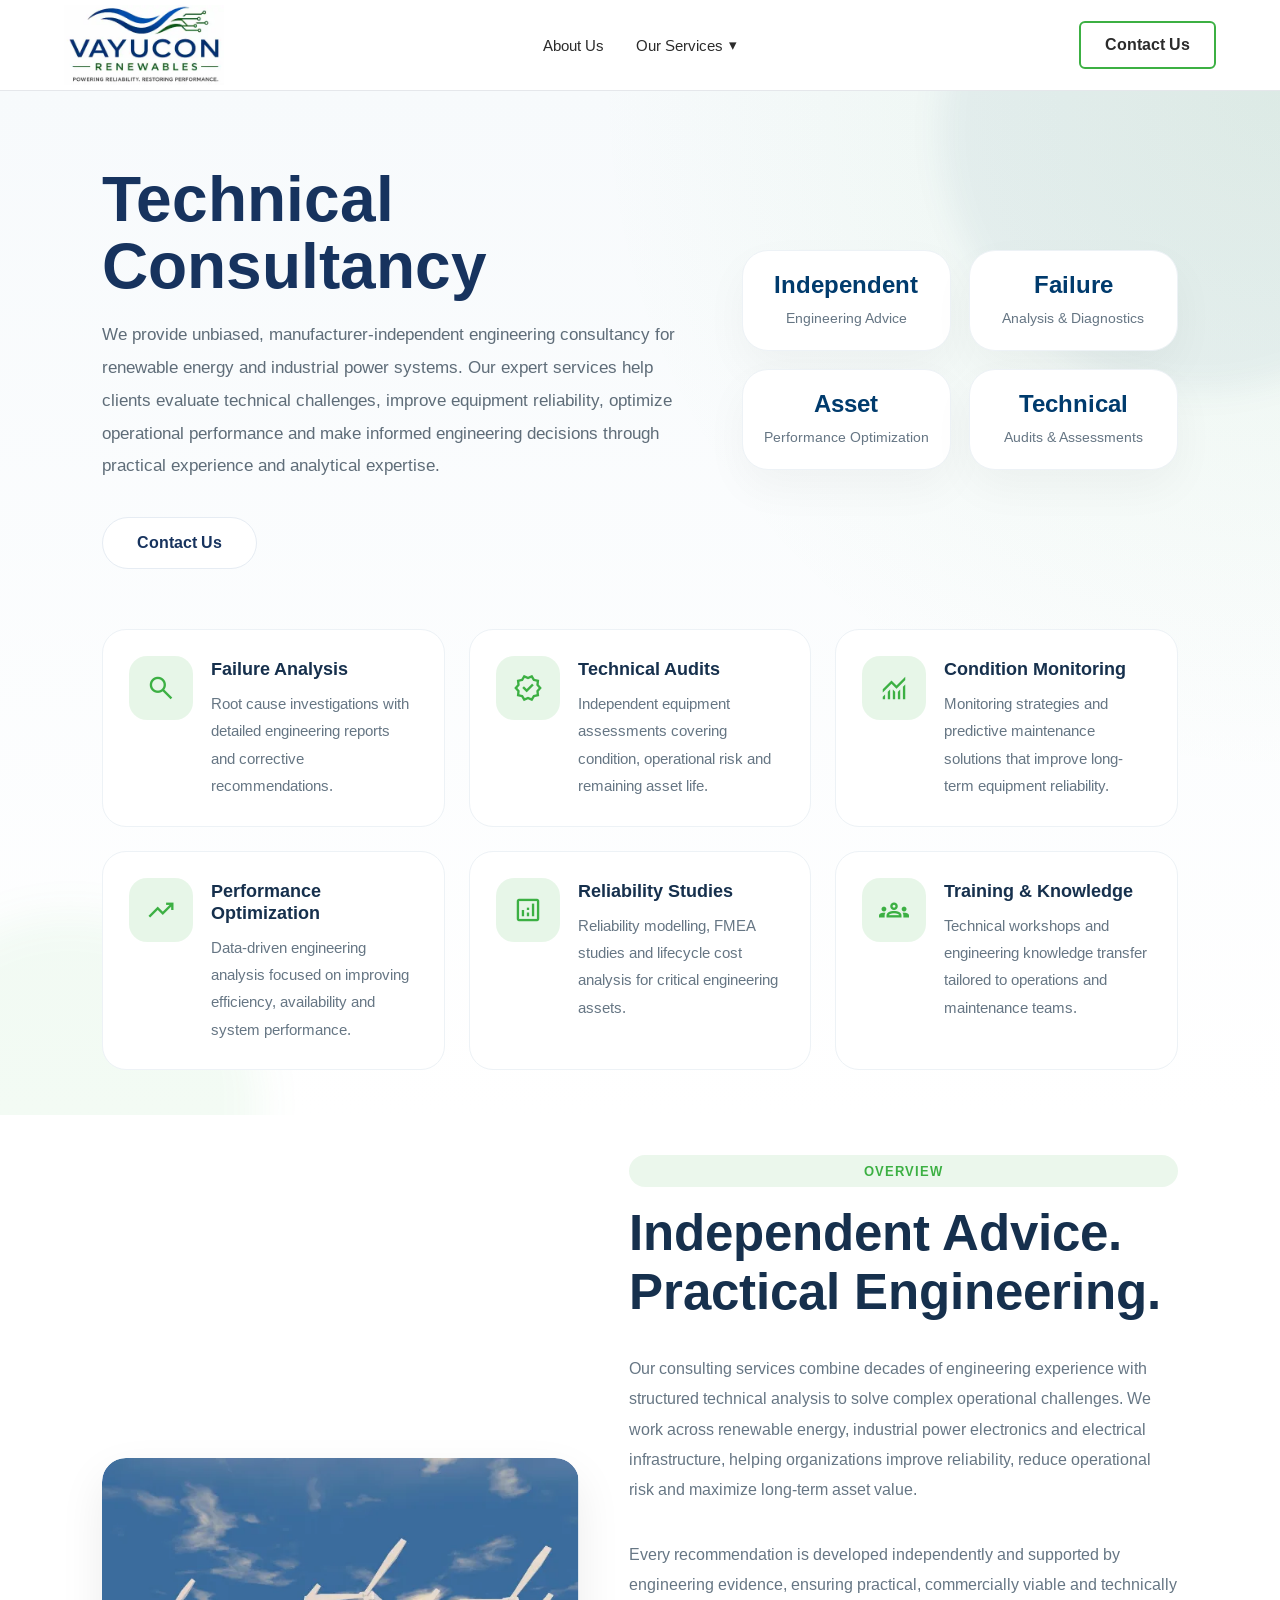
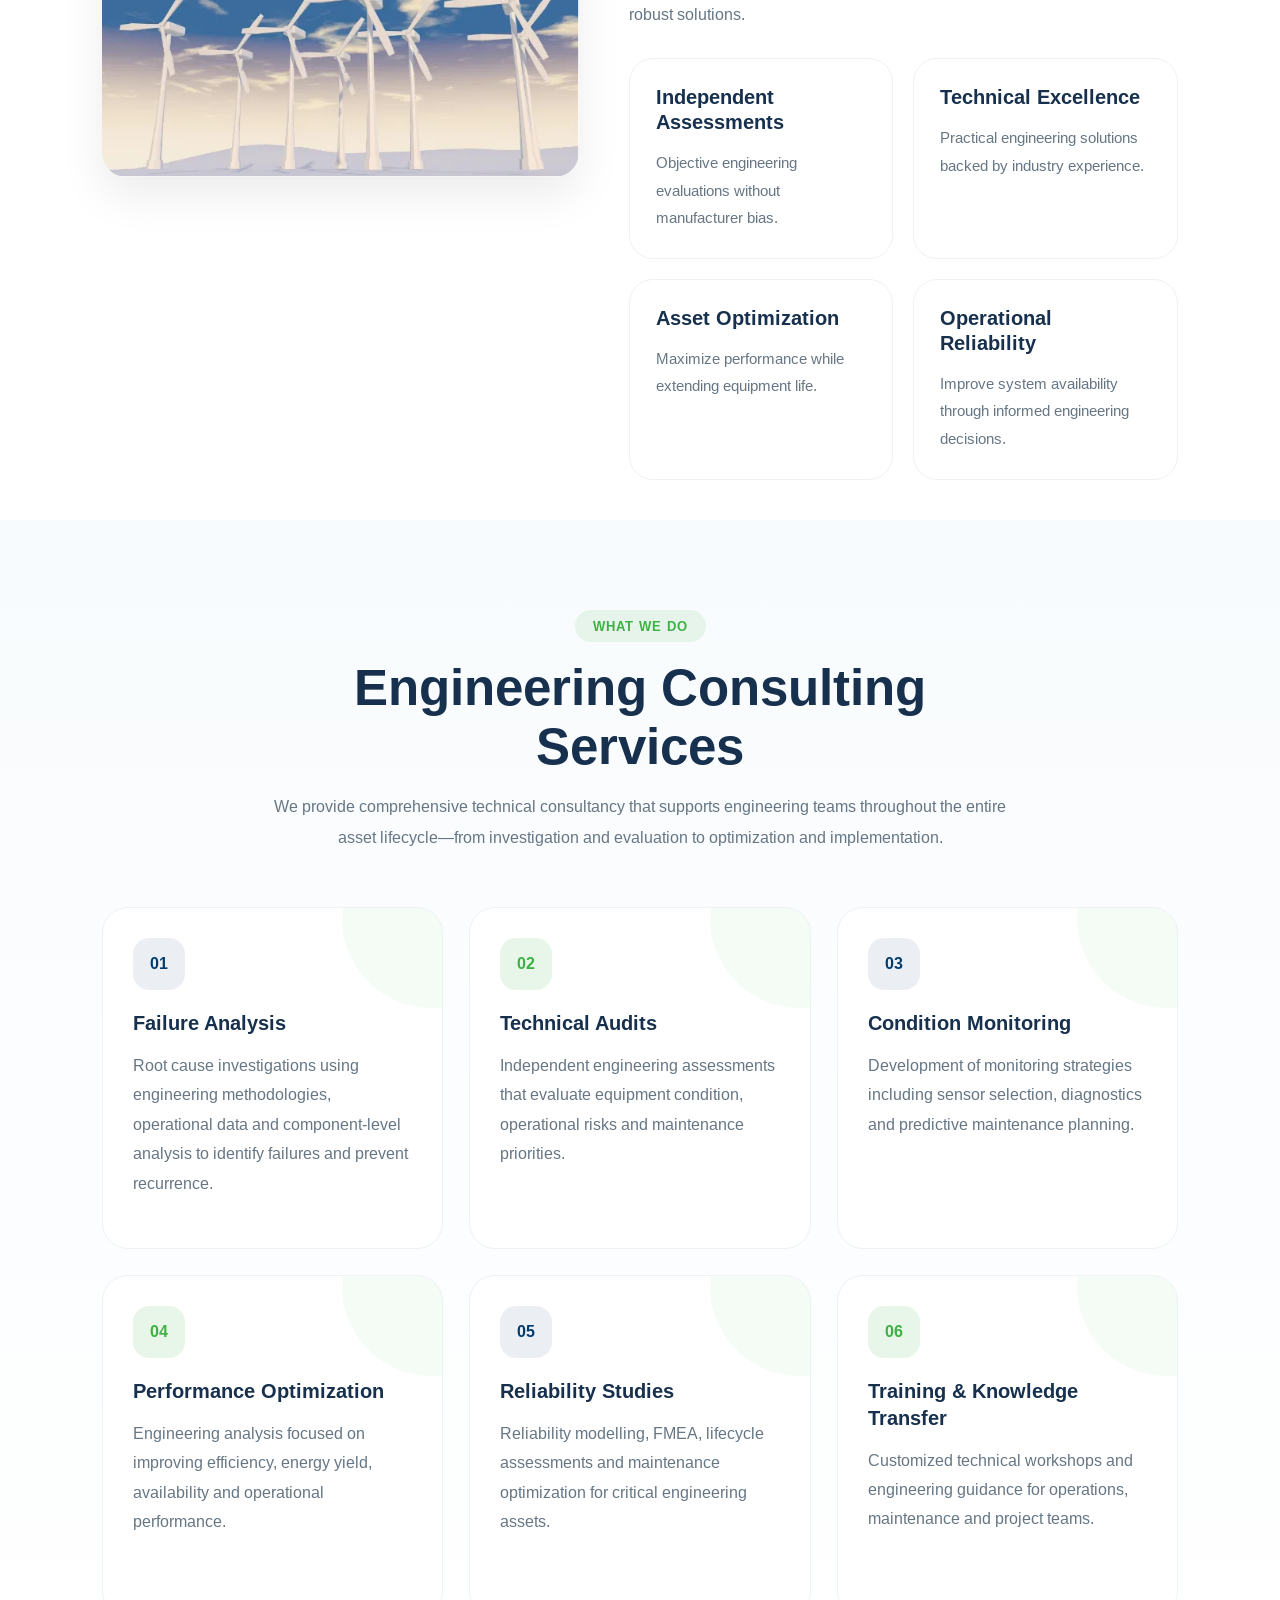
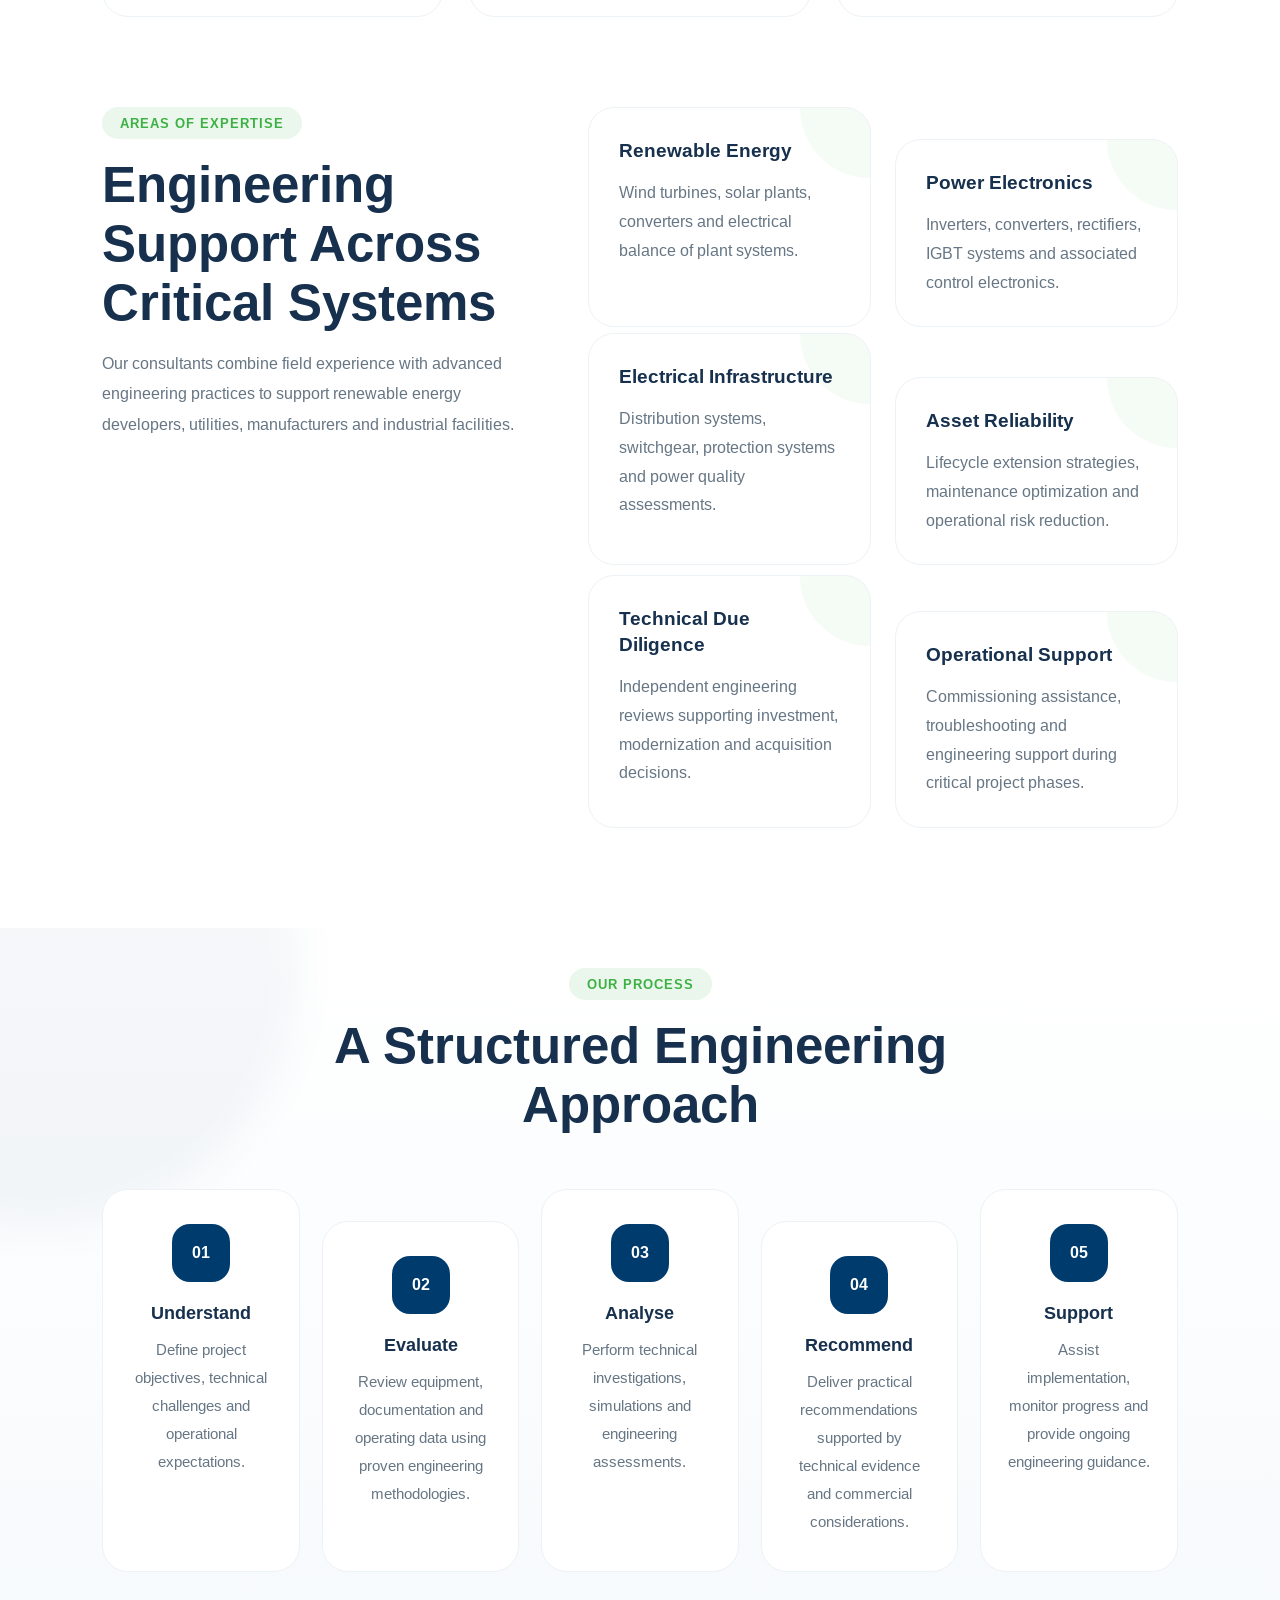
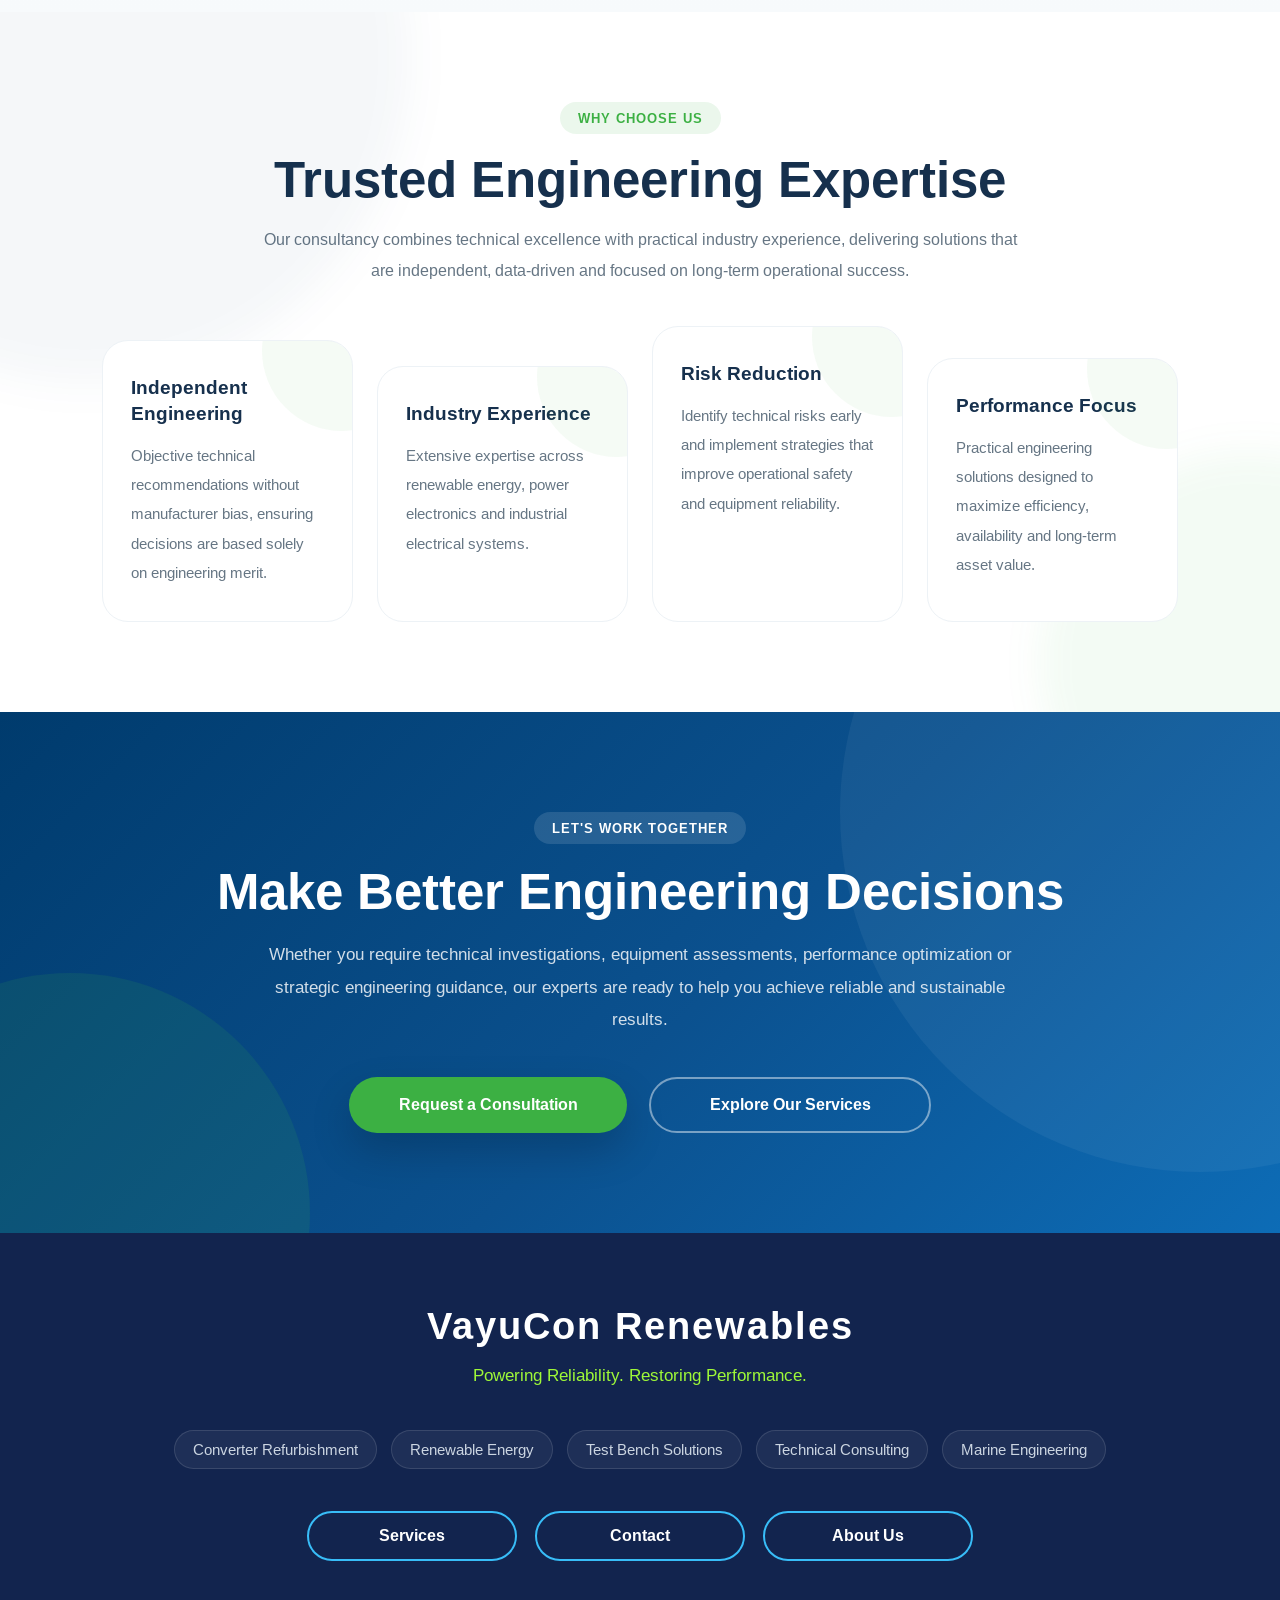
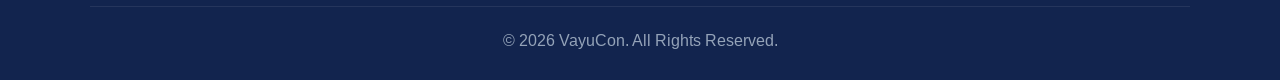
<file: services/technical-consultancy/index.html>
<!doctype html>
<html lang="en">
  <head>
    <meta charset="UTF-8" />
    <meta name="viewport" content="width=device-width, initial-scale=1.0" />
    <link
      rel="icon"
      type="image/png"
      sizes="96x96"
      href="../../assets/images/favicon-96x96.png"
    />
    <link
      rel="canonical"
      href="https://vayucon.co.in/services/technical-consultancy/"
    />
    <title>Technical Consultancy Services | VayuCon Renewables</title>
    <link rel="preload" as="image" href="/assets/images/navicon.webp" />
    <meta
      name="description"
      content="Independent technical consultancy for renewable energy and industrial power systems. Services include failure analysis, technical audits, condition monitoring, performance optimization and reliability studies."
    />
    <meta
      name="keywords"
      content="converter refurbishment, renewable energy engineering, technical consultancy, marine engineering, wind energy, solar energy, BESS, power electronics, test bench solutions, industrial automation, technical consulting"
    />
    <link rel="preconnect" href="https://fonts.googleapis.com" />
    <link rel="preconnect" href="https://fonts.gstatic.com" crossorigin />
    <link
      rel="stylesheet"
      href="https://fonts.googleapis.com/css2?family=Material+Symbols+Outlined:opsz,wght,FILL,GRAD@24,400,0,0&icon_names=ac_unit,analytics,autorenew,battery_charging_full,bolt,developer_board,diagnosis,electrical_services,fact_check,groups,manage_search,memory,monitoring,open_in_new,power_settings_new,search,solar_power,speed,trending_up,verified,wind_power"
    />
    <link
      rel="stylesheet"
      href="https://fonts.googleapis.com/css2?family=Material+Symbols+Outlined"
    />
    <link rel="stylesheet" href="../../assets/css/global.css?v=1" />
    <link rel="stylesheet" href="../../assets/css/technical-consultancy.css?v=1" />
    <script type="application/ld+json">
      {
        "@context": "https://schema.org",
        "@type": "Service",
        "name": "Technical Consultancy",
        "provider": {
          "@type": "Organization",
          "name": "VayuCon Renewables"
        },
        "serviceType": "Technical Consultancy",
        "areaServed": "Worldwide",
        "url": "https://vayucon.co.in/services/technical-consultancy/",
        "description": "Independent engineering consultancy covering failure analysis, technical audits, condition monitoring and reliability studies for renewable energy and industrial power systems."
      }
    </script>
    <meta property="og:type" content="website" />
    <meta
      property="og:title"
      content="Technical Consultancy Services | VayuCon Renewables"
    />
    <meta
      property="og:description"
      content="Independent technical consultancy for renewable energy and industrial power systems. Services include failure analysis, technical audits, condition monitoring, performance optimization and reliability studies."
    />
    <meta
      property="og:url"
      content="https://vayucon.co.in/services/technical-consultancy/"
    />
    <meta
      property="og:image"
      content="https://vayucon.co.in/assets/images/windturbine1.png"
    />
    <meta property="og:site_name" content="VayuCon Renewables" />
    <meta property="og:locale" content="en_IN" />

    <meta name="twitter:card" content="summary_large_image" />
    <meta
      name="twitter:title"
      content="Technical Consultancy Services | VayuCon Renewables"
    />
    <meta
      name="twitter:description"
      content="Independent technical consultancy for renewable energy and industrial power systems. Services include failure analysis, technical audits, condition monitoring, performance optimization and reliability studies."
    />
    <meta
      name="twitter:image"
      content="https://vayucon.co.in/assets/images/windturbine1.png"
    />
    <script type="application/ld+json">
      {
        "@context": "https://schema.org",
        "@type": "BreadcrumbList",
        "itemListElement": [
          {
            "@type": "ListItem",
            "position": 1,
            "name": "Home",
            "item": "https://vayucon.co.in/"
          },
          {
            "@type": "ListItem",
            "position": 2,
            "name": "Services",
            "item": "https://vayucon.co.in/services/"
          },
          {
            "@type": "ListItem",
            "position": 3,
            "name": "Technical Consultancy",
            "item": "https://vayucon.co.in/services/technical-consultancy/"
          }
        ]
      }
    </script>
  </head>
  <body>
    <!-----------------------------------NAVBAR------------------------>

    <nav class="navbar">
      <a href="/" class="logo-link">
        <img
          src="../../assets/images/navicon.webp"
          alt="VayuCon Renewables Logo"
          class="logo"
          width="392"
          height="196"
        />
      </a>

      <div class="nav-links">
        <a href="../../about/">About Us</a>

        <div class="dropdown">
          <a href="../../services" class="dropdown-btn">
            Our Services
            <span>▾</span>
          </a>

          <div class="dropdown-menu">
            <a href="../../services/converter-refurbishment/">
              Converter Refurbishment
            </a>

            <a href="../../services/test-bench-solutions/">
              Test Bench Solutions
            </a>

            <a href="../../services/renewable-energy-services/">
              Renewable Energy Services
            </a>

            <a href="../../services/technical-consultancy/">
              Technical Consultancy
            </a>

            <a href="../../services/marine-engineering/">
              Marine Engineering
            </a>
          </div>
        </div>
      </div>

      <a href="../../contact/" id="nav-contact">Contact Us</a>

      <button
        class="hamburger"
        aria-label="Open navigation menu"
        aria-expanded="false"
        aria-controls="main-navigation"
      >
        <span></span>
        <span></span>
        <span></span>
      </button>
    </nav>

    <div class="mobile-overlay"></div>

    <div class="mobile-pane">
      <button class="close-menu">✕</button>

      <!-- ================= MAIN MENU ================= -->

      <div class="mobile-page active" id="mainMenu">
        <a href="../../about/"> About Us </a>

        <button class="menu-btn" id="servicesBtn">
          <span>Our Services</span>

          <span>></span>
        </button>

        <a href="../../contact/"> Contact Us </a>
      </div>

      <!-- ================= SERVICES ================= -->

      <div class="mobile-page" id="servicesMenu">
        <button class="back-btn" id="back1">
          <span><</span>

          <span>Back</span>
        </button>

        <a href="../../services/converter-refurbishment/">
          Converter Refurbishment
        </a>

        <a href="../../services/renewable-energy-services/">
          Renewable Energy Services
        </a>

        <a href="../../services/test-bench-solutions/">
          Test Bench Solutions
        </a>

        <a href="../../services/technical-consultancy/">
          Technical Consultancy
        </a>
        <a href="../../services/marine-engineering/"> Marine Engineering </a>
        <a href="../../services/" id="view-all-button">View All</a>
      </div>
    </div>

    <!----------------------------------END NAVBAR--------------------->
    <!---------------------------------CONTENT START--------------------->
    <div id="content" role="main">
      <!-- ================= HERO ================= -->

      <section class="consulting-hero">
        <div class="hero-content">
          <div class="hero-left">
            <h1>Technical Consultancy</h1>

            <p class="hero-description">
              We provide unbiased, manufacturer-independent engineering
              consultancy for renewable energy and industrial power systems. Our
              expert services help clients evaluate technical challenges,
              improve equipment reliability, optimize operational performance
              and make informed engineering decisions through practical
              experience and analytical expertise.
            </p>

            <div class="hero-buttons">
              <a href="../../contact/" class="secondary-btn"> Contact Us </a>
            </div>
          </div>

          <div class="hero-right">
            <div class="stat-card">
              <h2>Independent</h2>
              <p>Engineering Advice</p>
            </div>

            <div class="stat-card">
              <h2>Failure</h2>
              <p>Analysis & Diagnostics</p>
            </div>

            <div class="stat-card">
              <h2>Asset</h2>
              <p>Performance Optimization</p>
            </div>

            <div class="stat-card">
              <h2>Technical</h2>
              <p>Audits & Assessments</p>
            </div>
          </div>
        </div>

        <div class="hero-feature-grid">
          <div class="feature-card">
            <div class="feature-icon">
              <span class="material-symbols-outlined"> search </span>
            </div>

            <div>
              <h3>Failure Analysis</h3>

              <p>
                Root cause investigations with detailed engineering reports and
                corrective recommendations.
              </p>
            </div>
          </div>

          <div class="feature-card">
            <div class="feature-icon">
              <span class="material-symbols-outlined"> verified </span>
            </div>

            <div>
              <h3>Technical Audits</h3>

              <p>
                Independent equipment assessments covering condition,
                operational risk and remaining asset life.
              </p>
            </div>
          </div>

          <div class="feature-card">
            <div class="feature-icon">
              <span class="material-symbols-outlined"> monitoring </span>
            </div>

            <div>
              <h3>Condition Monitoring</h3>

              <p>
                Monitoring strategies and predictive maintenance solutions that
                improve long-term equipment reliability.
              </p>
            </div>
          </div>

          <div class="feature-card">
            <div class="feature-icon">
              <span class="material-symbols-outlined"> trending_up </span>
            </div>

            <div>
              <h3>Performance Optimization</h3>

              <p>
                Data-driven engineering analysis focused on improving
                efficiency, availability and system performance.
              </p>
            </div>
          </div>

          <div class="feature-card">
            <div class="feature-icon">
              <span class="material-symbols-outlined"> analytics </span>
            </div>

            <div>
              <h3>Reliability Studies</h3>

              <p>
                Reliability modelling, FMEA studies and lifecycle cost analysis
                for critical engineering assets.
              </p>
            </div>
          </div>

          <div class="feature-card">
            <div class="feature-icon">
              <span class="material-symbols-outlined"> groups </span>
            </div>

            <div>
              <h3>Training & Knowledge</h3>

              <p>
                Technical workshops and engineering knowledge transfer tailored
                to operations and maintenance teams.
              </p>
            </div>
          </div>
        </div>
      </section>

      <!-- ================= OVERVIEW ================= -->

      <section class="consulting-overview" id="overview">
        <div class="overview-image">
          <img
            src="../../assets/images/windturbine1.webp"
            alt="Technical Consultancy"
            width="602"
            height="402"
          />
        </div>

        <div class="overview-content">
          <span class="section-tag"> Overview </span>

          <h2>
            Independent Advice.
            <br />
            Practical Engineering.
          </h2>

          <p>
            Our consulting services combine decades of engineering experience
            with structured technical analysis to solve complex operational
            challenges. We work across renewable energy, industrial power
            electronics and electrical infrastructure, helping organizations
            improve reliability, reduce operational risk and maximize long-term
            asset value.
          </p>

          <p>
            Every recommendation is developed independently and supported by
            engineering evidence, ensuring practical, commercially viable and
            technically robust solutions.
          </p>

          <div class="overview-highlights">
            <div class="highlight-card">
              <h3>Independent Assessments</h3>

              <p>
                Objective engineering evaluations without manufacturer bias.
              </p>
            </div>

            <div class="highlight-card">
              <h3>Technical Excellence</h3>

              <p>
                Practical engineering solutions backed by industry experience.
              </p>
            </div>

            <div class="highlight-card">
              <h3>Asset Optimization</h3>

              <p>Maximize performance while extending equipment life.</p>
            </div>

            <div class="highlight-card">
              <h3>Operational Reliability</h3>

              <p>
                Improve system availability through informed engineering
                decisions.
              </p>
            </div>
          </div>
        </div>
      </section>
      <!-- ================= SERVICES ================= -->

      <section class="consulting-services">
        <div class="section-heading">
          <span class="section-tag"> What We Do </span>

          <h2>Engineering Consulting Services</h2>

          <p>
            We provide comprehensive technical consultancy that supports
            engineering teams throughout the entire asset lifecycle—from
            investigation and evaluation to optimization and implementation.
          </p>
        </div>

        <div class="services-grid">
          <div class="service-card">
            <span>01</span>

            <h3>Failure Analysis</h3>

            <p>
              Root cause investigations using engineering methodologies,
              operational data and component-level analysis to identify failures
              and prevent recurrence.
            </p>
          </div>

          <div class="service-card">
            <span>02</span>

            <h3>Technical Audits</h3>

            <p>
              Independent engineering assessments that evaluate equipment
              condition, operational risks and maintenance priorities.
            </p>
          </div>

          <div class="service-card">
            <span>03</span>

            <h3>Condition Monitoring</h3>

            <p>
              Development of monitoring strategies including sensor selection,
              diagnostics and predictive maintenance planning.
            </p>
          </div>

          <div class="service-card">
            <span>04</span>

            <h3>Performance Optimization</h3>

            <p>
              Engineering analysis focused on improving efficiency, energy
              yield, availability and operational performance.
            </p>
          </div>

          <div class="service-card">
            <span>05</span>

            <h3>Reliability Studies</h3>

            <p>
              Reliability modelling, FMEA, lifecycle assessments and maintenance
              optimization for critical engineering assets.
            </p>
          </div>

          <div class="service-card">
            <span>06</span>

            <h3>Training & Knowledge Transfer</h3>

            <p>
              Customized technical workshops and engineering guidance for
              operations, maintenance and project teams.
            </p>
          </div>
        </div>
      </section>

      <!-- ================= EXPERTISE ================= -->

      <section class="expertise-section">
        <div class="expertise-content">
          <span class="section-tag"> Areas of Expertise </span>

          <h2>Engineering Support Across Critical Systems</h2>

          <p>
            Our consultants combine field experience with advanced engineering
            practices to support renewable energy developers, utilities,
            manufacturers and industrial facilities.
          </p>
        </div>

        <div class="expertise-grid">
          <div class="expertise-item">
            <h3>Renewable Energy</h3>
            <p>
              Wind turbines, solar plants, converters and electrical balance of
              plant systems.
            </p>
          </div>

          <div class="expertise-item">
            <h3>Power Electronics</h3>
            <p>
              Inverters, converters, rectifiers, IGBT systems and associated
              control electronics.
            </p>
          </div>

          <div class="expertise-item">
            <h3>Electrical Infrastructure</h3>
            <p>
              Distribution systems, switchgear, protection systems and power
              quality assessments.
            </p>
          </div>

          <div class="expertise-item">
            <h3>Asset Reliability</h3>
            <p>
              Lifecycle extension strategies, maintenance optimization and
              operational risk reduction.
            </p>
          </div>

          <div class="expertise-item">
            <h3>Technical Due Diligence</h3>
            <p>
              Independent engineering reviews supporting investment,
              modernization and acquisition decisions.
            </p>
          </div>

          <div class="expertise-item">
            <h3>Operational Support</h3>
            <p>
              Commissioning assistance, troubleshooting and engineering support
              during critical project phases.
            </p>
          </div>
        </div>
      </section>

      <!-- ================= PROCESS ================= -->

      <section class="consulting-process">
        <div class="section-heading">
          <span class="section-tag"> Our Process </span>

          <h2>A Structured Engineering Approach</h2>
        </div>

        <div class="process-grid">
          <div class="process-step">
            <span>01</span>
            <h3>Understand</h3>
            <p>
              Define project objectives, technical challenges and operational
              expectations.
            </p>
          </div>

          <div class="process-step">
            <span>02</span>
            <h3>Evaluate</h3>
            <p>
              Review equipment, documentation and operating data using proven
              engineering methodologies.
            </p>
          </div>

          <div class="process-step">
            <span>03</span>
            <h3>Analyse</h3>
            <p>
              Perform technical investigations, simulations and engineering
              assessments.
            </p>
          </div>

          <div class="process-step">
            <span>04</span>
            <h3>Recommend</h3>
            <p>
              Deliver practical recommendations supported by technical evidence
              and commercial considerations.
            </p>
          </div>

          <div class="process-step">
            <span>05</span>
            <h3>Support</h3>
            <p>
              Assist implementation, monitor progress and provide ongoing
              engineering guidance.
            </p>
          </div>
        </div>
      </section>
      <!-- ================= WHY VayuCon ================= -->

      <section class="why-vayucon">
        <div class="section-heading">
          <span class="section-tag"> Why Choose Us </span>

          <h2>Trusted Engineering Expertise</h2>

          <p>
            Our consultancy combines technical excellence with practical
            industry experience, delivering solutions that are independent,
            data-driven and focused on long-term operational success.
          </p>
        </div>

        <div class="benefits-grid">
          <div class="benefit-card">
            <h3>Independent Engineering</h3>
            <p>
              Objective technical recommendations without manufacturer bias,
              ensuring decisions are based solely on engineering merit.
            </p>
          </div>

          <div class="benefit-card">
            <h3>Industry Experience</h3>
            <p>
              Extensive expertise across renewable energy, power electronics and
              industrial electrical systems.
            </p>
          </div>

          <div class="benefit-card">
            <h3>Risk Reduction</h3>
            <p>
              Identify technical risks early and implement strategies that
              improve operational safety and equipment reliability.
            </p>
          </div>

          <div class="benefit-card">
            <h3>Performance Focus</h3>
            <p>
              Practical engineering solutions designed to maximize efficiency,
              availability and long-term asset value.
            </p>
          </div>
        </div>
      </section>

      <!-- ================= CTA ================= -->

      <section class="consulting-cta">
        <div class="cta-content">
          <span class="section-tag"> Let's Work Together </span>

          <h2>Make Better Engineering Decisions</h2>

          <p>
            Whether you require technical investigations, equipment assessments,
            performance optimization or strategic engineering guidance, our
            experts are ready to help you achieve reliable and sustainable
            results.
          </p>

          <div class="cta-buttons">
            <a href="../../contact/" class="primary-btn">
              Request a Consultation
            </a>

            <a href="../../services/" class="secondary-btn">
              Explore Our Services
            </a>
          </div>
        </div>
      </section>
    </div>

    <!-- CONTENT END -->
    <!-- FOOTER -->
    <footer class="footer">
      <div class="footer-content">
        <h2>VayuCon Renewables</h2>

        <p class="tagline">Powering Reliability. Restoring Performance.</p>

        <div class="services-list">
          <span>Converter Refurbishment</span>
          <span>Renewable Energy</span>
          <span>Test Bench Solutions</span>
          <span>Technical Consulting</span>
          <span>Marine Engineering</span>
        </div>

        <div class="footer-buttons">
          <a href="../../services/" class="btn btn-outline">Services</a>
          <a href="../../contact/" class="btn btn-outline">Contact</a>
          <a href="../../about/" class="btn btn-outline">About Us</a>
        </div>
      </div>

      <div class="footer-bottom">
        <p>&copy; 2026 VayuCon. All Rights Reserved.</p>
      </div>
    </footer>

    <script src="../../assets/js/global.js?v=1"></script>
    <script src="../../assets/js/technical-consultancy.js?v=1"></script>
  </body>
</html>
</file>
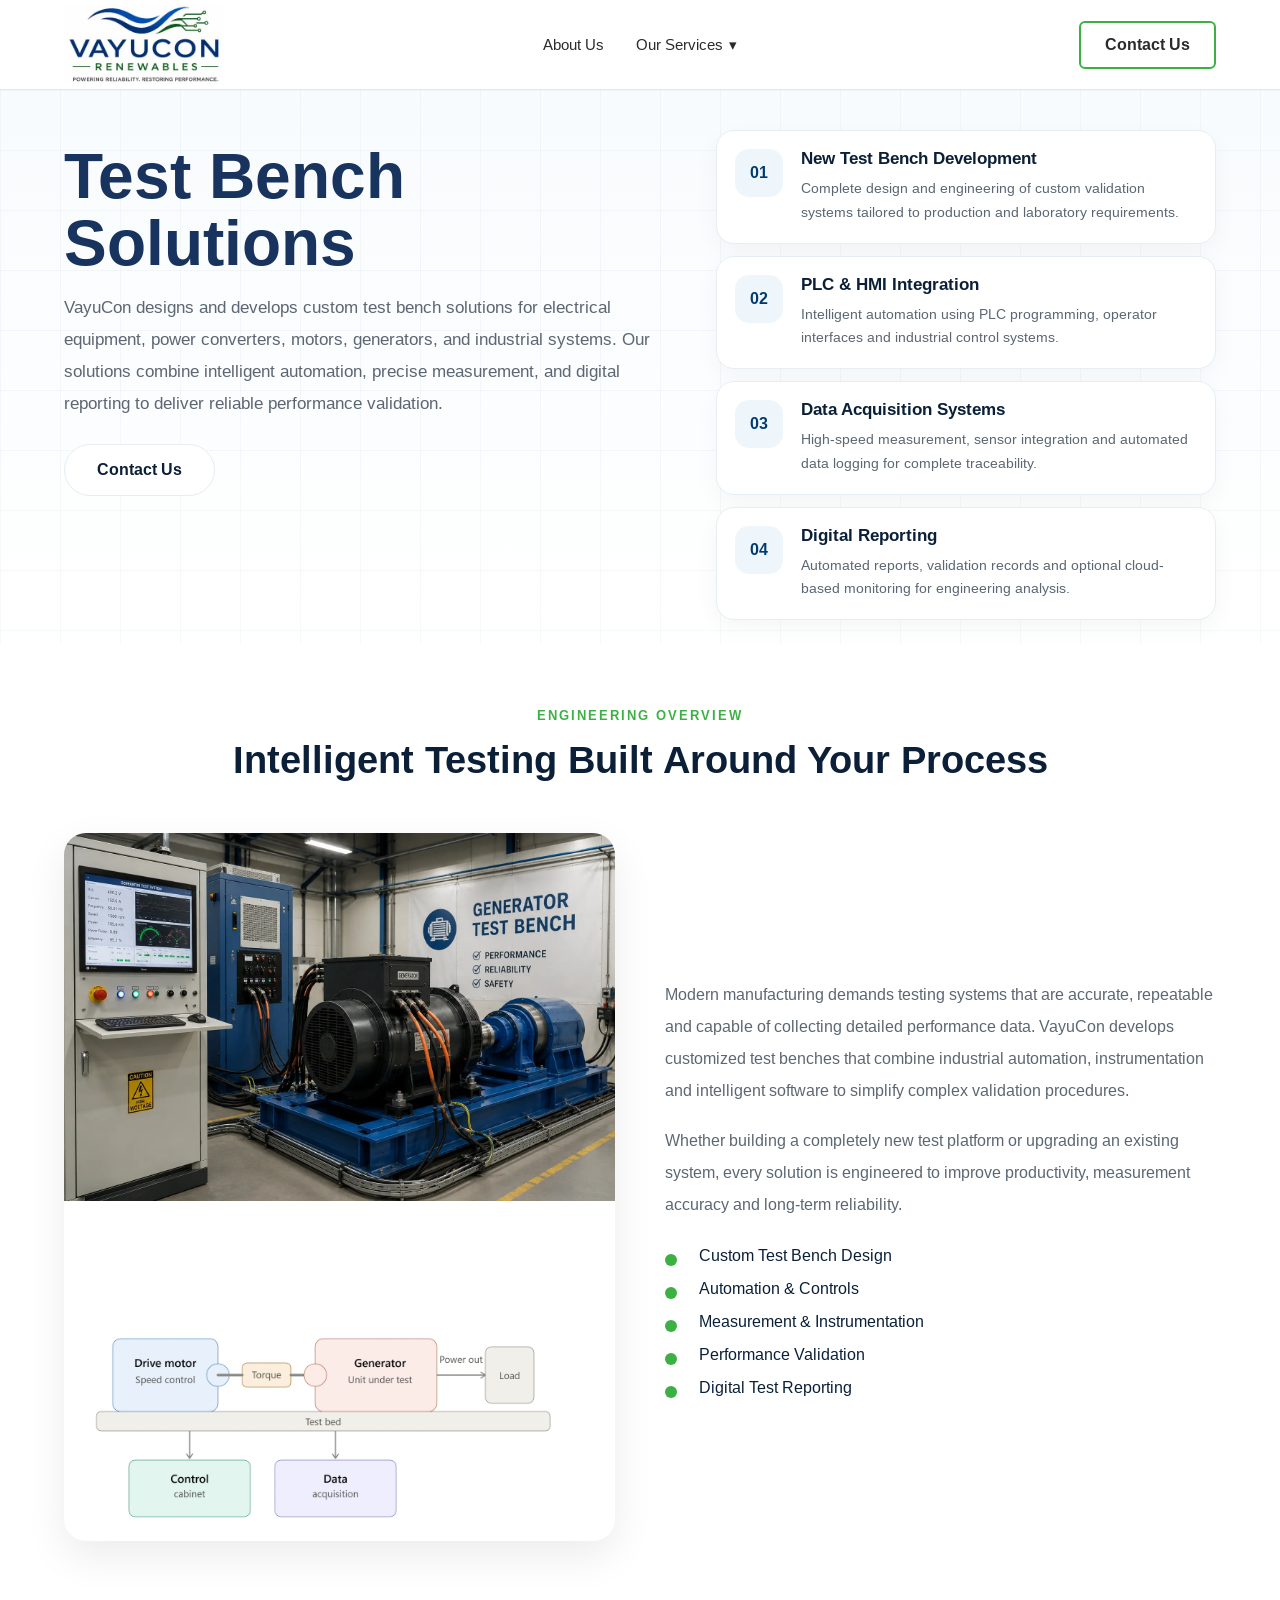
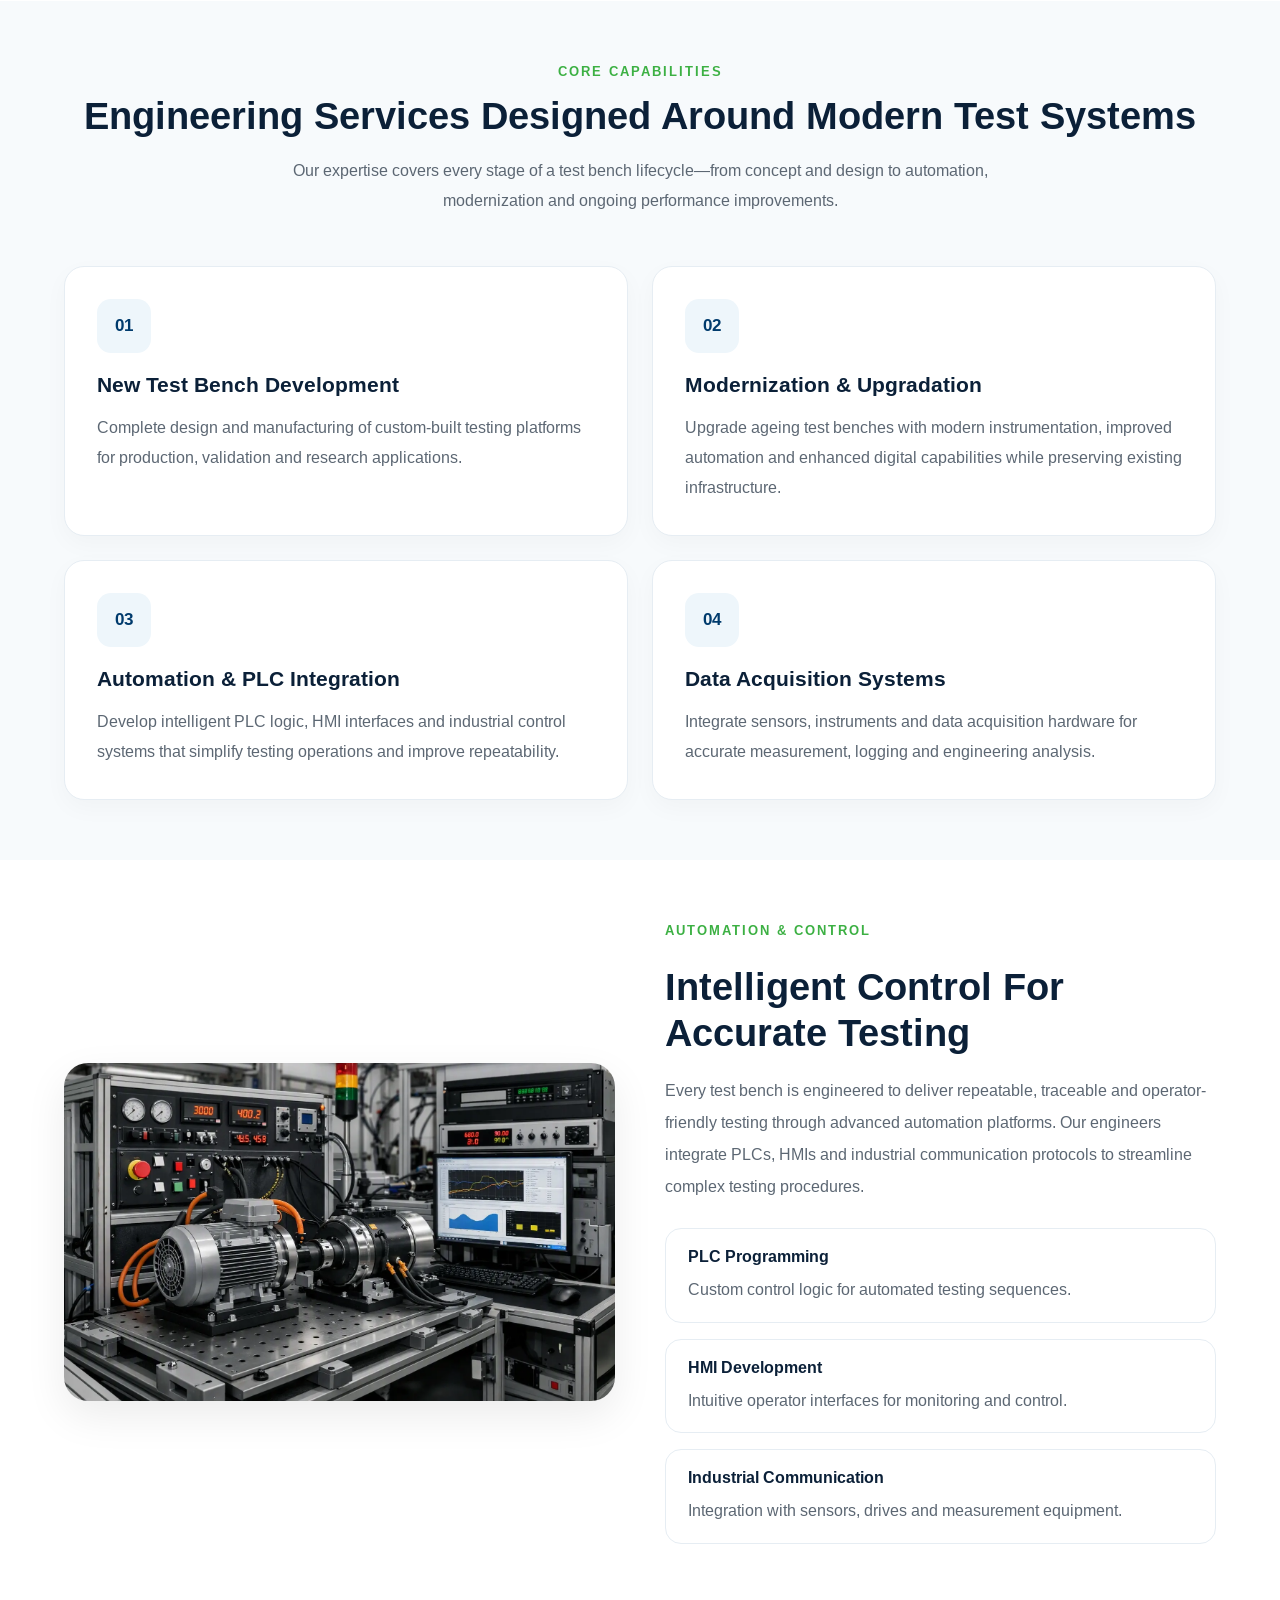
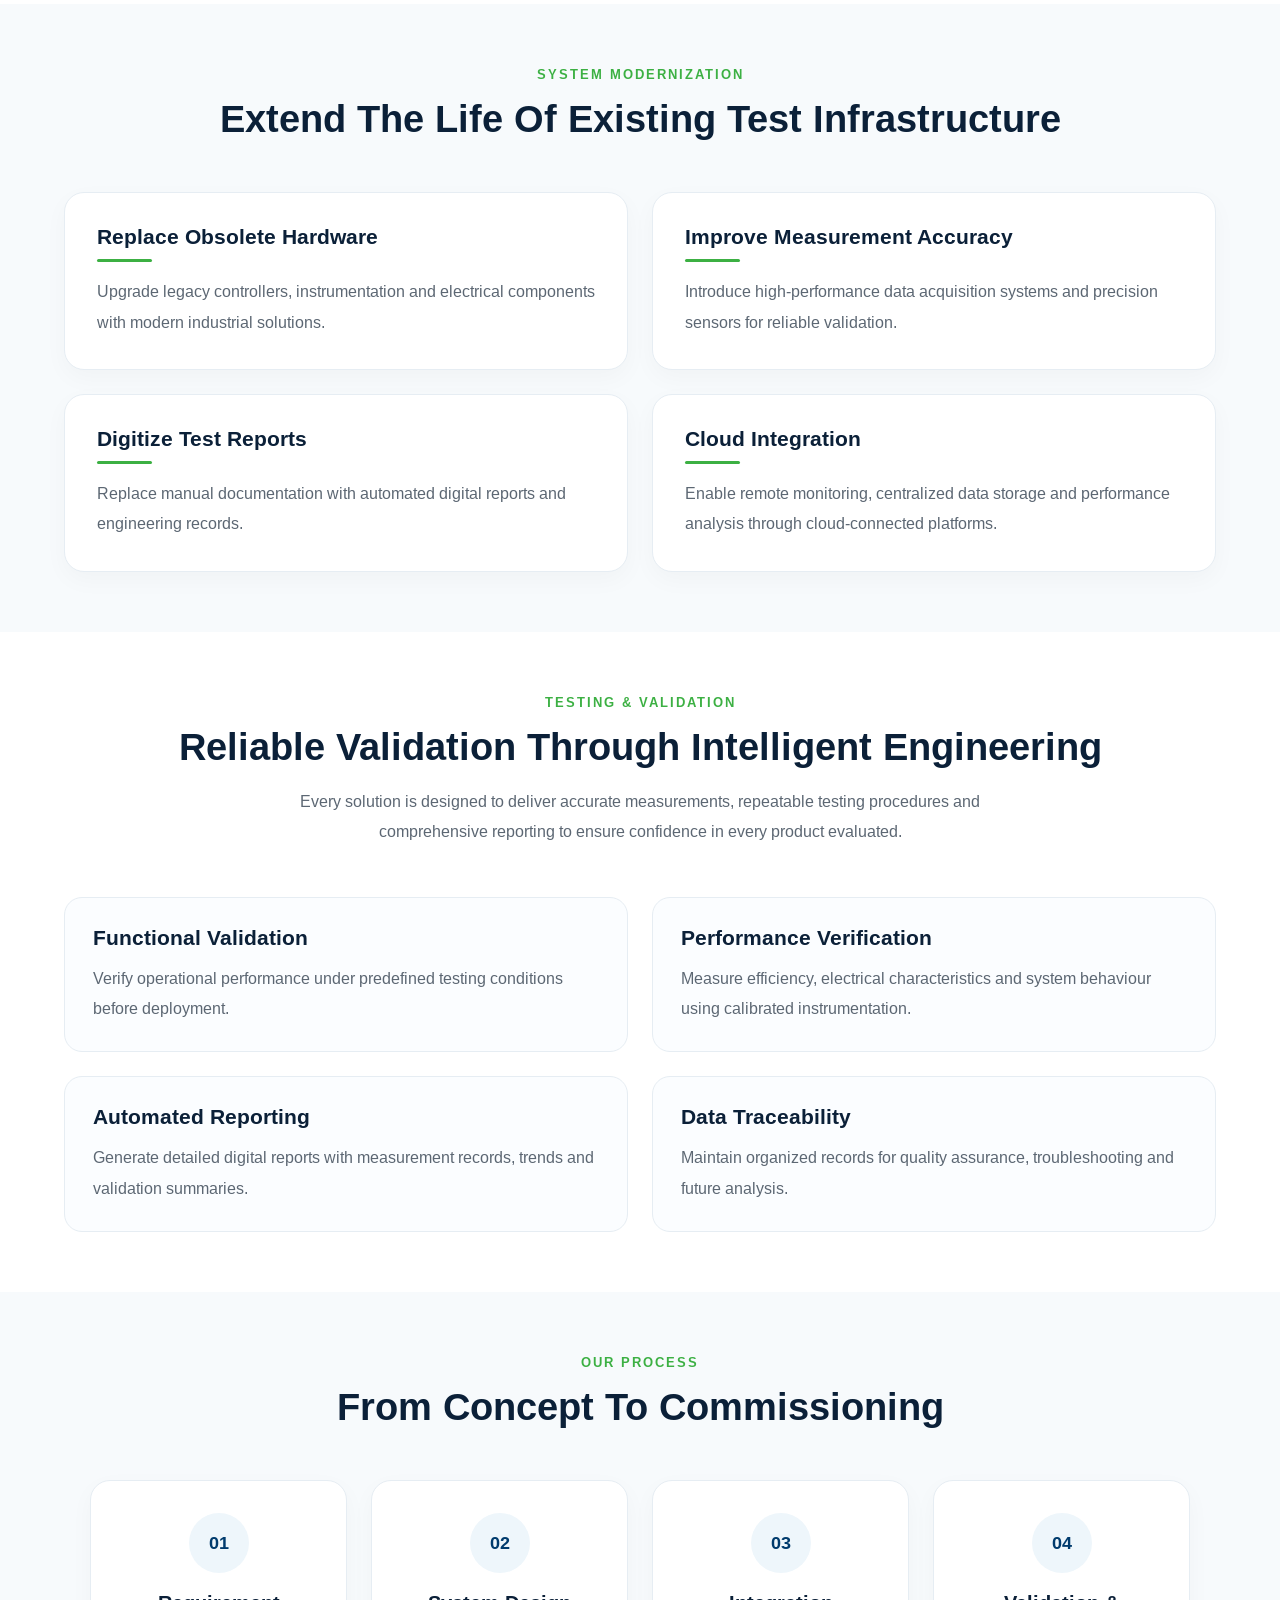
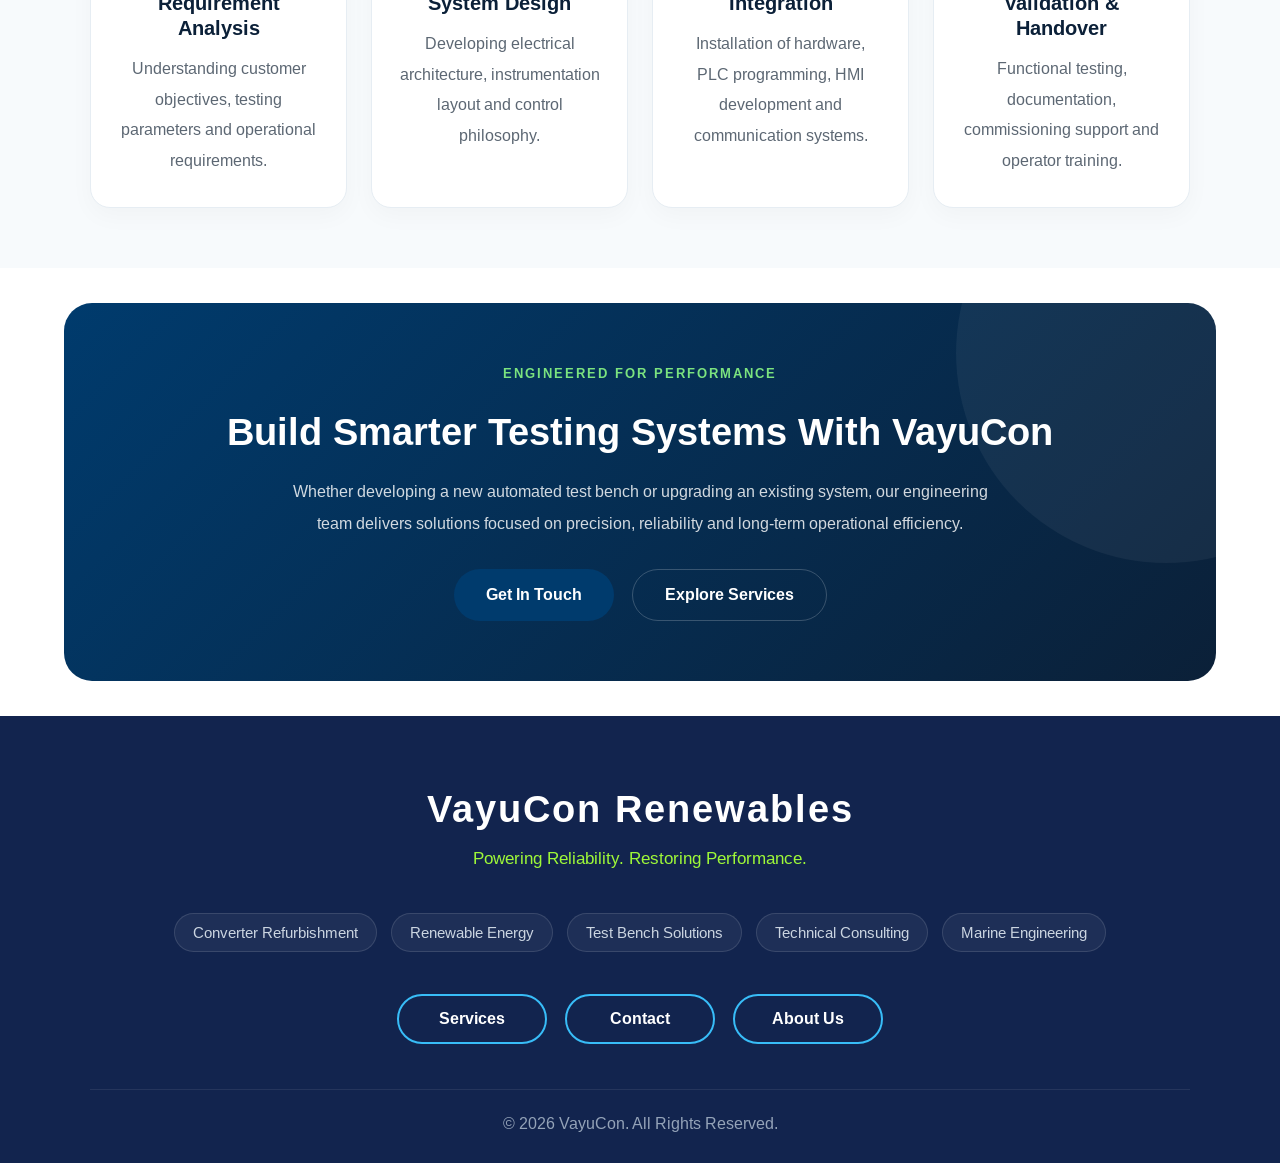
<file: services/test-bench-solutions/index.html>
<!doctype html>
<html lang="en">
  <head>
    <meta charset="UTF-8" />
    <meta name="viewport" content="width=device-width, initial-scale=1.0" />
    <link
      rel="icon"
      type="image/png"
      sizes="96x96"
      href="../../assets/images/favicon-96x96.png"
    />
    <link
      rel="canonical"
      href="https://vayucon.co.in/services/test-bench-solutions/"
    />
    <title>Industrial Test Bench Solutions | VayuCon Renewables</title>
    <link rel="preload" as="image" href="/assets/images/navicon.webp" />
    <meta
      name="description"
      content="Custom industrial test bench solutions with automation, data acquisition, control systems and modernized testing platforms for power electronics and electrical equipment."
    />
    <meta
      name="keywords"
      content="converter refurbishment, renewable energy engineering, technical consultancy, marine engineering, wind energy, solar energy, BESS, power electronics, test bench solutions, industrial automation, technical consulting"
    />
    <link rel="preconnect" href="https://fonts.googleapis.com" />
    <link rel="preconnect" href="https://fonts.gstatic.com" crossorigin />
    <link
      rel="stylesheet"
      href="https://fonts.googleapis.com/css2?family=Material+Symbols+Outlined:opsz,wght,FILL,GRAD@24,400,0,0&icon_names=ac_unit,analytics,autorenew,battery_charging_full,bolt,developer_board,diagnosis,electrical_services,fact_check,groups,manage_search,memory,monitoring,open_in_new,power_settings_new,search,solar_power,speed,trending_up,verified,wind_power"
    />
    <link rel="stylesheet" href="../../assets/css/global.css?v=1" />
    <link rel="stylesheet" href="../../assets/css/testbench.css?v=1" />
    <script type="application/ld+json">
      {
        "@context": "https://schema.org",
        "@type": "Service",
        "name": "Test Bench Solutions",
        "provider": {
          "@type": "Organization",
          "name": "VayuCon Renewables"
        },
        "serviceType": "Test Bench Development",
        "areaServed": "Worldwide",
        "url": "https://vayucon.co.in/services/test-bench-solutions/",
        "description": "Custom automated and manual test bench solutions for power electronics and industrial systems."
      }
    </script>
    <script type="application/ld+json">
      {
        "@context": "https://schema.org",
        "@type": "BreadcrumbList",
        "itemListElement": [
          {
            "@type": "ListItem",
            "position": 1,
            "name": "Home",
            "item": "https://vayucon.co.in/"
          },
          {
            "@type": "ListItem",
            "position": 2,
            "name": "Services",
            "item": "https://vayucon.co.in/services/"
          },
          {
            "@type": "ListItem",
            "position": 3,
            "name": "Test Bench Solutions",
            "item": "https://vayucon.co.in/services/test-bench-solutions/"
          }
        ]
      }
    </script>
  </head>
  <body>
    <!-----------------------------------NAVBAR------------------------>

    <nav class="navbar">
      <a href="/" class="logo-link">
        <img
          src="../../assets/images/navicon.webp"
          alt="VayuCon Renewables Logo"
          class="logo"
          width="392"
          height="196"
        />
      </a>

      <div class="nav-links">
        <a href="../../about/">About Us</a>

        <div class="dropdown">
          <a href="../../services" class="dropdown-btn">
            Our Services
            <span>▾</span>
          </a>

          <div class="dropdown-menu">
            <a href="../../services/converter-refurbishment/">
              Converter Refurbishment
            </a>

            <a href="../../services/test-bench-solutions/">
              Test Bench Solutions
            </a>

            <a href="../../services/renewable-energy-services/">
              Renewable Energy Services
            </a>

            <a href="../../services/technical-consultancy/">
              Technical Consultancy
            </a>

            <a href="../../services/marine-engineering/">
              Marine Engineering
            </a>
          </div>
        </div>
      </div>

      <a href="../../contact/" id="nav-contact">Contact Us</a>

      <button
        class="hamburger"
        aria-label="Open navigation menu"
        aria-expanded="false"
        aria-controls="main-navigation"
      >
        <span></span>
        <span></span>
        <span></span>
      </button>
    </nav>

    <div class="mobile-overlay"></div>

    <div class="mobile-pane">
      <button class="close-menu">✕</button>

      <!-- ================= MAIN MENU ================= -->

      <div class="mobile-page active" id="mainMenu">
        <a href="../../about/"> About Us </a>

        <button class="menu-btn" id="servicesBtn">
          <span>Our Services</span>

          <span>></span>
        </button>

        <a href="../../contact/"> Contact Us </a>
      </div>

      <!-- ================= SERVICES ================= -->

      <div class="mobile-page" id="servicesMenu">
        <button class="back-btn" id="back1">
          <span><</span>

          <span>Back</span>
        </button>

        <a href="../../services/converter-refurbishment/">
          Converter Refurbishment
        </a>

        <a href="../../services/renewable-energy-services/">
          Renewable Energy Services
        </a>

        <a href="../../services/test-bench-solutions/">
          Test Bench Solutions
        </a>

        <a href="../../services/technical-consultancy/">
          Technical Consultancy
        </a>
        <a href="../../services/marine-engineering/"> Marine Engineering </a>
        <a href="../../services/" id="view-all-button">View All</a>
      </div>
    </div>

    <!----------------------------------END NAVBAR--------------------->
    <!---------------------------------CONTENT START--------------------->
    <div id="content" role="main">
      <!-- ================= HERO ================= -->

      <section class="tb-hero">
        <div class="hero-container">
          <div class="hero-left">
            <h1>Test Bench <br />Solutions</h1>

            <p>
              VayuCon designs and develops custom test bench solutions for
              electrical equipment, power converters, motors, generators, and
              industrial systems. Our solutions combine intelligent automation,
              precise measurement, and digital reporting to deliver reliable
              performance validation.
            </p>

            <div class="hero-buttons">
              <a href="../../contact/" class="secondary-btn"> Contact Us </a>
            </div>
          </div>

          <div class="hero-right">
            <div class="feature-card">
              <div class="feature-number">01</div>

              <div>
                <h3>New Test Bench Development</h3>

                <p>
                  Complete design and engineering of custom validation systems
                  tailored to production and laboratory requirements.
                </p>
              </div>
            </div>

            <div class="feature-card">
              <div class="feature-number">02</div>

              <div>
                <h3>PLC & HMI Integration</h3>

                <p>
                  Intelligent automation using PLC programming, operator
                  interfaces and industrial control systems.
                </p>
              </div>
            </div>

            <div class="feature-card">
              <div class="feature-number">03</div>

              <div>
                <h3>Data Acquisition Systems</h3>

                <p>
                  High-speed measurement, sensor integration and automated data
                  logging for complete traceability.
                </p>
              </div>
            </div>

            <div class="feature-card">
              <div class="feature-number">04</div>

              <div>
                <h3>Digital Reporting</h3>

                <p>
                  Automated reports, validation records and optional cloud-based
                  monitoring for engineering analysis.
                </p>
              </div>
            </div>
          </div>
        </div>
      </section>

      <!-- ================= OVERVIEW ================= -->

      <section id="overview" class="overview">
        <div class="section-header">
          <span class="section-label"> ENGINEERING OVERVIEW </span>

          <h2>Intelligent Testing Built Around Your Process</h2>
        </div>

        <div class="overview-grid">
          <div class="overview-image">
            <img
              src="../../assets/images/industrial-test-bench.webp"
              alt="Industrial Test Bench"
              width="1536"
              height="1024"
            />
            <img
              src="../../assets/images/generator-test-bench.webp"
              alt="Industrial Test Bench"
              width="2720"
              height="1680"
            />
          </div>

          <div class="overview-content">
            <p>
              Modern manufacturing demands testing systems that are accurate,
              repeatable and capable of collecting detailed performance data.
              VayuCon develops customized test benches that combine industrial
              automation, instrumentation and intelligent software to simplify
              complex validation procedures.
            </p>

            <p>
              Whether building a completely new test platform or upgrading an
              existing system, every solution is engineered to improve
              productivity, measurement accuracy and long-term reliability.
            </p>

            <ul class="overview-list">
              <li>Custom Test Bench Design</li>

              <li>Automation & Controls</li>

              <li>Measurement & Instrumentation</li>

              <li>Performance Validation</li>

              <li>Digital Test Reporting</li>
            </ul>
          </div>
        </div>
      </section>
      <!-- ================= ENGINEERING SERVICES ================= -->

      <section class="engineering-services">
        <div class="section-header">
          <span class="section-label"> CORE CAPABILITIES </span>

          <h2>Engineering Services Designed Around Modern Test Systems</h2>

          <p>
            Our expertise covers every stage of a test bench lifecycle—from
            concept and design to automation, modernization and ongoing
            performance improvements.
          </p>
        </div>

        <div class="service-grid">
          <article class="service-card">
            <div class="service-icon">01</div>

            <h3>New Test Bench Development</h3>

            <p>
              Complete design and manufacturing of custom-built testing
              platforms for production, validation and research applications.
            </p>
          </article>

          <article class="service-card">
            <div class="service-icon">02</div>

            <h3>Modernization & Upgradation</h3>

            <p>
              Upgrade ageing test benches with modern instrumentation, improved
              automation and enhanced digital capabilities while preserving
              existing infrastructure.
            </p>
          </article>

          <article class="service-card">
            <div class="service-icon">03</div>

            <h3>Automation & PLC Integration</h3>

            <p>
              Develop intelligent PLC logic, HMI interfaces and industrial
              control systems that simplify testing operations and improve
              repeatability.
            </p>
          </article>

          <article class="service-card">
            <div class="service-icon">04</div>

            <h3>Data Acquisition Systems</h3>

            <p>
              Integrate sensors, instruments and data acquisition hardware for
              accurate measurement, logging and engineering analysis.
            </p>
          </article>
        </div>
      </section>

      <!-- ================= FEATURE BAND ================= -->

      <section class="feature-band">
        <div class="feature-image">
          <img
            src="../../assets/images/plc-automation.webp"
            alt="PLC Automation"
            width="1536"
            height="941"
          />
        </div>

        <div class="feature-content">
          <span class="section-label"> AUTOMATION & CONTROL </span>

          <h2>Intelligent Control For Accurate Testing</h2>

          <p>
            Every test bench is engineered to deliver repeatable, traceable and
            operator-friendly testing through advanced automation platforms. Our
            engineers integrate PLCs, HMIs and industrial communication
            protocols to streamline complex testing procedures.
          </p>

          <div class="feature-points">
            <div class="point">
              <h4>PLC Programming</h4>

              <p>Custom control logic for automated testing sequences.</p>
            </div>

            <div class="point">
              <h4>HMI Development</h4>

              <p>Intuitive operator interfaces for monitoring and control.</p>
            </div>

            <div class="point">
              <h4>Industrial Communication</h4>

              <p>Integration with sensors, drives and measurement equipment.</p>
            </div>
          </div>
        </div>
      </section>

      <!-- ================= MODERNIZATION ================= -->

      <section class="modernization">
        <div class="section-header">
          <span class="section-label"> SYSTEM MODERNIZATION </span>

          <h2>Extend The Life Of Existing Test Infrastructure</h2>
        </div>

        <div class="modernization-grid">
          <div class="modern-card">
            <h3>Replace Obsolete Hardware</h3>

            <p>
              Upgrade legacy controllers, instrumentation and electrical
              components with modern industrial solutions.
            </p>
          </div>

          <div class="modern-card">
            <h3>Improve Measurement Accuracy</h3>

            <p>
              Introduce high-performance data acquisition systems and precision
              sensors for reliable validation.
            </p>
          </div>

          <div class="modern-card">
            <h3>Digitize Test Reports</h3>

            <p>
              Replace manual documentation with automated digital reports and
              engineering records.
            </p>
          </div>

          <div class="modern-card">
            <h3>Cloud Integration</h3>

            <p>
              Enable remote monitoring, centralized data storage and performance
              analysis through cloud-connected platforms.
            </p>
          </div>
        </div>
      </section>
      <!-- ================= TESTING & VALIDATION ================= -->

      <section class="testing-validation">
        <div class="section-header">
          <span class="section-label"> TESTING & VALIDATION </span>

          <h2>Reliable Validation Through Intelligent Engineering</h2>

          <p>
            Every solution is designed to deliver accurate measurements,
            repeatable testing procedures and comprehensive reporting to ensure
            confidence in every product evaluated.
          </p>
        </div>

        <div class="validation-grid">
          <div class="validation-item">
            <h3>Functional Validation</h3>

            <p>
              Verify operational performance under predefined testing conditions
              before deployment.
            </p>
          </div>

          <div class="validation-item">
            <h3>Performance Verification</h3>

            <p>
              Measure efficiency, electrical characteristics and system
              behaviour using calibrated instrumentation.
            </p>
          </div>

          <div class="validation-item">
            <h3>Automated Reporting</h3>

            <p>
              Generate detailed digital reports with measurement records, trends
              and validation summaries.
            </p>
          </div>

          <div class="validation-item">
            <h3>Data Traceability</h3>

            <p>
              Maintain organized records for quality assurance, troubleshooting
              and future analysis.
            </p>
          </div>
        </div>
      </section>

      <!-- ================= PROCESS ================= -->

      <section class="process-section">
        <div class="section-header">
          <span class="section-label"> OUR PROCESS </span>

          <h2>From Concept To Commissioning</h2>
        </div>

        <div class="process-timeline">
          <div class="process-step">
            <span>01</span>

            <h3>Requirement Analysis</h3>

            <p>
              Understanding customer objectives, testing parameters and
              operational requirements.
            </p>
          </div>

          <div class="process-step">
            <span>02</span>

            <h3>System Design</h3>

            <p>
              Developing electrical architecture, instrumentation layout and
              control philosophy.
            </p>
          </div>

          <div class="process-step">
            <span>03</span>

            <h3>Integration</h3>

            <p>
              Installation of hardware, PLC programming, HMI development and
              communication systems.
            </p>
          </div>

          <div class="process-step">
            <span>04</span>

            <h3>Validation & Handover</h3>

            <p>
              Functional testing, documentation, commissioning support and
              operator training.
            </p>
          </div>
        </div>
      </section>

      <!-- ================= CTA ================= -->

      <section class="service-cta">
        <div class="cta-box">
          <span class="section-label"> ENGINEERED FOR PERFORMANCE </span>

          <h2>Build Smarter Testing Systems With VayuCon</h2>

          <p>
            Whether developing a new automated test bench or upgrading an
            existing system, our engineering team delivers solutions focused on
            precision, reliability and long-term operational efficiency.
          </p>

          <div class="hero-buttons">
            <a href="../../contact/" class="primary-btn"> Get In Touch </a>

            <a href="../../services/" class="secondary-btn">
              Explore Services
            </a>
          </div>
        </div>
      </section>
    </div>
    <!-- CONTENT END -->
    <!-- FOOTER -->
    <footer class="footer">
      <div class="footer-content">
        <h2>VayuCon Renewables</h2>

        <p class="tagline">Powering Reliability. Restoring Performance.</p>

        <div class="services-list">
          <span>Converter Refurbishment</span>
          <span>Renewable Energy</span>
          <span>Test Bench Solutions</span>
          <span>Technical Consulting</span>
          <span>Marine Engineering</span>
        </div>

        <div class="footer-buttons">
          <a href="./services/" class="btn btn-outline">Services</a>
          <a href="./contact/" class="btn btn-outline">Contact</a>
          <a href="./about/" class="btn btn-outline">About Us</a>
        </div>
      </div>

      <div class="footer-bottom">
        <p>&copy; 2026 VayuCon. All Rights Reserved.</p>
      </div>
    </footer>

    <script src="../../assets/js/global.js?v=1"></script>
    <script src="../../assets/js/testbench.js?v=1"></script>
  </body>
</html>
</file>
<file: assets/css/global.css>
@import url("https://fonts.googleapis.com/css2?family=Arimo:ital,wght@0,400..700;1,400..700&family=Caveat:wght@400..700&family=Gloria+Hallelujah&family=Noto+Serif:ital,wght@0,100..900;1,100..900&family=PT+Sans:ital,wght@0,400;0,700;1,400;1,700&family=Playwrite+NO:wght@100..400&family=Roboto+Condensed:ital,wght@0,100..900;1,100..900&display=swap");

:root {
  --deepBlue: #003b6d;
  --electricGreen: #3cb043;

  --white: #ffffff;
  --darkGray: #2b2b2b;
  --lightGray: #f5f7fa;
  --borderGray: #e5e7eb;

  --transition: 0.3s ease;
}

html,
body {
  margin: 0;
  padding: 0;

  width: 100%;
  height: 100%;
  user-select: none;
  background: var(--white);

  font-family: "Arimo", sans-serif;
}

/* ---------------- Navbar ---------------- */

.navbar {
  position: relative;

  height: 90px;
  padding: 0 4rem;

  display: flex;
  align-items: center;

  background: var(--white);
  z-index: 99999 !important;
  border-bottom: 1px solid var(--borderGray);
}

/* ---------------- Logo ---------------- */

.logo-link {
  display: flex;
  align-items: center;
}

.logo {
  height: 80px;
  width: auto;

  display: block;
}

/* ---------------- Navigation ---------------- */

.nav-links {
  position: absolute;

  left: 50%;
  transform: translateX(-50%);

  display: flex;
  align-items: center;

  gap: 2rem;
}

/* Links */

.nav-links > a,
.dropdown-btn {
  position: relative;

  text-decoration: none;

  font-size: 15px;
  font-weight: 500;

  color: var(--darkGray);

  transition: 0.3s ease;
}

.nav-links > a:hover,
.dropdown-btn:hover {
  color: var(--deepBlue);
}

/* Underline animation */

.nav-links > a::after,
.dropdown-btn::after {
  content: "";

  position: absolute;

  left: 0;
  bottom: -4px;

  width: 100%;
  height: 2px;

  background: var(--electricGreen);

  transform: scaleX(0);

  transform-origin: left;

  transition: transform 0.3s ease;
}

.nav-links > a:hover::after {
  transform: scaleX(1);
}

.dropdown:hover .dropdown-btn::after {
  transform: scaleX(1);
}

/* ---------------- Dropdown ---------------- */

.dropdown {
  position: relative;
}

/* Button */

.dropdown-btn {
  background: none;

  border: none;

  padding: 0;

  cursor: pointer;

  display: flex;

  align-items: center;

  gap: 6px;
}

/* First level menu */

.dropdown-menu {
  position: absolute;

  top: calc(100% + 10px);
  left: 0;

  min-width: 300px;

  padding: 10px 0;

  background: white;

  border-radius: 8px;

  box-shadow: 0 8px 24px rgba(0, 0, 0, 0.08);

  opacity: 0;

  visibility: hidden;

  transform: translateY(10px);

  transition:
    opacity 0.25s ease,
    visibility 0.25s ease,
    transform 0.25s ease;

  z-index: 1000;
}

.dropdown:hover .dropdown-menu {
  opacity: 1;

  visibility: visible;

  transform: translateY(0);
}

/* Dropdown links */

.dropdown-menu a {
  display: block;

  padding: 14px 22px;

  text-decoration: none;

  color: var(--darkGray);

  font-size: clamp(12px, 1vw, 14px);

  transition: 0.25s ease;
}

.dropdown-menu a:hover {
  background: var(--lightGray);

  color: var(--deepBlue);
}

/* ---------------- Contact Button ---------------- */

#nav-contact {
  margin-left: auto;

  padding: 12px 24px;

  background: transparent;

  border: 2px solid var(--electricGreen);

  border-radius: 6px;
  text-decoration: none;
  color: var(--darkGray);

  font-weight: 600;

  transition: 0.3s ease;
}

#nav-contact:hover {
  background: var(--electricGreen);

  color: white;

  transform: translateY(-2px);

  box-shadow: 0 6px 18px rgba(60, 176, 67, 0.25);

  cursor: pointer;
}

/* Responsive */

@media (max-width: 900px) {
  .navbar {
    padding: 0 2rem;
  }
}

@media (max-width: 768px) {
  .nav-links,
  #nav-contact {
    display: none;
  }
}

/* ---------------- Mobile Navigation ---------------- */

.hamburger {
  display: none;

  position: absolute;

  right: 2rem;
  top: 50%;

  transform: translateY(-50%);

  width: 32px;
  height: 24px;

  padding: 0;

  background: none;
  border: none;

  cursor: pointer;

  z-index: 10001;
}

.hamburger span {
  position: absolute;

  left: 0;

  width: 100%;
  height: 3px;

  background: var(--darkGray);

  border-radius: 2px;

  transition: 0.3s ease;
}

.hamburger span:nth-child(1) {
  top: 0;
}

.hamburger span:nth-child(2) {
  top: 10px;
}

.hamburger span:nth-child(3) {
  top: 20px;
}

/* Cross animation */

.hamburger.active span:nth-child(1) {
  top: 10px;

  transform: rotate(45deg);
}

.hamburger.active span:nth-child(2) {
  opacity: 0;
}

.hamburger.active span:nth-child(3) {
  top: 10px;

  transform: rotate(-45deg);
}

.hamburger:hover {
  color: var(--deepBlue);
}

/* Overlay */

.mobile-overlay {
  position: fixed;

  inset: 0;

  background: rgba(0, 0, 0, 0.45);

  opacity: 0;
  visibility: hidden;

  transition: var(--transition);

  z-index: 9998;
}

.mobile-overlay.open {
  opacity: 1;
  visibility: visible;
}

#view-all-button {
  width: fit-content;
  margin: 0 auto;
  text-decoration: underline;
}
/* Side Panel */

.mobile-pane {
  position: fixed;

  top: 0;
  right: -100%;

  width: 340px;
  max-width: 85vw;

  height: 100vh;

  background: var(--white);

  overflow: hidden;

  transition: right 0.35s ease;

  z-index: 9999;

  box-shadow: -5px 0 25px rgba(0, 0, 0, 0.15);
}

.mobile-pane.open {
  right: 0;
}

/* Close button */

.close-menu {
  position: absolute;

  top: 25px;
  right: 25px;

  background: none;
  border: none;

  font-size: 1.8rem;

  cursor: pointer;

  color: var(--darkGray);

  z-index: 10000;
}

.close-menu:hover {
  color: var(--deepBlue);
}

/* Individual pages */

.mobile-page {
  position: absolute;

  top: 0;
  left: 100%;

  width: 100%;
  box-sizing: border-box;
  height: 100%;

  padding-top: 5rem;

  background: var(--white);

  transition: left 0.3s ease;
}

.mobile-page.active {
  left: 0;
}

/* Links */

.mobile-page a,
.menu-btn,
.back-btn {
  width: 100%;

  padding: 1.25rem 2rem;

  display: flex;

  justify-content: space-between;
  align-items: center;

  background: none;

  border: none;

  text-decoration: none;

  color: var(--darkGray);

  font-size: 1rem;

  font-family: inherit;

  cursor: pointer;

  box-sizing: border-box;

  transition: var(--transition);
}

.mobile-page a:hover,
.menu-btn:hover {
  background: var(--lightGray);

  color: var(--deepBlue);
}

/* Back button */

.back-btn {
  color: var(--deepBlue);

  font-weight: 600;

  border-bottom: 1px solid var(--borderGray);
}

.back-btn:hover {
  background: var(--lightGray);
}

/* ---------------- Responsive ---------------- */

@media (max-width: 768px) {
  .nav-links,
  #nav-contact {
    display: none;
  }

  .hamburger {
    display: block;
  }
}
/* 
   --------------End Navbar CSS----------
 */

/* ==========================================================
   FOOTER
========================================================== */

.footer {
  background: #12244e;
  color: #fff;
  text-align: center;
  padding: 70px 20px 30px;
}

.footer-content {
  width: min(1100px, calc(100% - 40px));
  margin: 0 auto;
}

.footer-content h2 {
  margin: 0;
  font-size: clamp(1.8rem, 4vw, 2.4rem);
  letter-spacing: 2px;
}

.tagline {
  margin: 14px 0 40px;
  color: #9ef838;
  font-size: 1.05rem;
  line-height: 1.6;
}

.services-list {
  display: flex;
  justify-content: center;
  flex-wrap: wrap;
  gap: 14px;
  margin-bottom: 42px;
}

.services-list span {
  padding: 10px 18px;
  border-radius: 999px;

  border: 1px solid rgba(255, 255, 255, 0.12);

  background: rgba(255, 255, 255, 0.05);

  color: #cbd5e1;

  font-size: 0.95rem;
}
.footer-buttons {
  display: flex;
  justify-content: center;
  flex-wrap: wrap;
  gap: 18px;

  margin-bottom: 45px;
}

.btn {
  display: inline-flex;
  align-items: center;
  justify-content: center;

  min-width: 150px;

  padding: 13px 28px;

  border-radius: 999px;

  text-decoration: none;

  font-weight: 600;

  transition: 0.3s ease;
}

.btn-outline {
  background: transparent;

  border: 2px solid #38bdf8;

  color: #fff;
}

.btn-outline:hover {
  background: #38bdf8;
  color: #12244e;

  transform: translateY(-3px);
}

.btn-primary {
  background: #38bdf8;
  border: 2px solid #38bdf8;

  color: #12244e;
}

.btn-primary:hover {
  background: #0ea5e9;
  border-color: #0ea5e9;

  transform: translateY(-3px);
}
.footer-bottom {
  width: min(1100px, calc(100% - 40px));

  margin: 0 auto;

  padding-top: 24px;

  border-top: 1px solid rgba(255, 255, 255, 0.08);

  display: flex;
  justify-content: center;
  align-items: center;
  text-align: center;

  box-sizing: border-box;

  color: #94a3b8;
}

.footer-bottom p {
  margin: 0;
}

/* ==========================================================
   FOOTER RESPONSIVE
========================================================== */

@media (max-width: 768px) {
  .footer {
    padding: 60px 20px 25px;
  }

  .footer-buttons {
    flex-direction: column;
    align-items: center;
  }

  .btn {
    width: min(240px, 100%);
  }

  .footer-bottom {
    flex-direction: column;
    justify-content: center;
    text-align: center;
    gap: 18px;
  }
}

@media (max-width: 480px) {
  .services-list {
    gap: 10px;
  }

  .services-list span {
    font-size: 0.85rem;
    padding: 8px 14px;
  }

  .footer-content h2 {
    letter-spacing: 1px;
  }

  .tagline {
    font-size: 0.95rem;
  }
}
/* =======END FOOTER========== */

/* ==========================================================
   QUICK CONTACT BOX (About / Contact pages)
========================================================== */

.contact-info-box {
  display: flex;
  flex-wrap: wrap;
  align-items: center;
  justify-content: center;
  gap: 18px 44px;
  max-width: 880px;
  margin: 0 auto;
  padding: 28px 32px;
  box-sizing: border-box;
  background: linear-gradient(135deg, #003b6d 0%, #00569b 100%);
  border-radius: 18px;
  border: 1px solid rgba(60, 176, 67, 0.5);
  box-shadow: 0 16px 38px rgba(0, 59, 109, 0.3);
}

.contact-info-item {
  display: flex;
  align-items: center;
  gap: 14px;
  min-width: 220px;
}

.contact-info-icon {
  flex-shrink: 0;
  display: flex;
  align-items: center;
  justify-content: center;
  width: 46px;
  height: 46px;
  border-radius: 50%;
  background: rgba(60, 176, 67, 0.15);
  border: 1px solid rgba(60, 176, 67, 0.55);
}

.contact-info-icon svg {
  width: 22px;
  height: 22px;
  fill: #3cb043;
}

.contact-info-label {
  display: block;
  margin-bottom: 4px;
  font-size: 0.72rem;
  font-weight: 700;
  letter-spacing: 2px;
  text-transform: uppercase;
  color: rgba(255, 255, 255, 0.65);
}

.contact-info-heading {
  flex: 0 0 100%;
  margin: 0 0 6px;
  font-size: 1rem;
  font-weight: 700;
  letter-spacing: 3px;
  text-transform: uppercase;
  color: #fff;
}

.contact-info-value {
  display: block;
  font-size: 0.98rem;
  font-weight: 600;
  line-height: 1.45;
  color: #fff;
  text-decoration: none;
  transition: color 0.25s ease;
}

.contact-info-value:hover {
  color: #3cb043;
}

/* Subtle variant (About page) */

.contact-info-box--subtle {
  background: #fff;
  border: 1px solid var(--borderGray);
  box-shadow: 0 10px 30px rgba(0, 0, 0, 0.06);
}

.contact-info-box--subtle .contact-info-icon {
  background: rgba(60, 176, 67, 0.08);
  border-color: rgba(60, 176, 67, 0.3);
}

.contact-info-box--subtle .contact-info-label {
  color: #98a2b3;
}

.contact-info-box--subtle .contact-info-heading {
  color: var(--deepBlue);
  text-align: center;
}

.contact-info-box--subtle .contact-info-value {
  color: #334155;
}

.contact-info-box--subtle .contact-info-value:hover {
  color: var(--electricGreen);
}

@media (max-width: 768px) {
  .contact-info-box {
    flex-direction: column;
    align-items: flex-start;
    gap: 18px;
    padding: 24px;
  }
}
</file>
<file: assets/css/home.css>
.slidesContainer {
  position: relative;
  margin: auto;
  height: clamp(25rem, 45vw, 50rem);
  overflow: hidden;
  background-color: #111;
}

.slides-wrapper {
  position: relative;
  height: 100%;
}

.imageSlides {
  position: absolute;
  inset: 0;
  opacity: 0;
  transition: opacity 1.2s ease;
  background-size: cover;
  background-position: center;
  background-repeat: no-repeat;
}

.imageSlides.active {
  opacity: 1;
}

.imageSlides img {
  width: 100%;
  height: 100%;
  object-fit: cover;
  display: block;
}

.imageSlides::after {
  content: "";
  position: absolute;
  inset: 0;
  background: radial-gradient(
    circle at center,
    rgba(0, 0, 0, 0.45) 0%,
    rgba(0, 0, 0, 0.25) 35%,
    rgba(0, 0, 0, 0.15) 100%
  );
  z-index: 1;
  pointer-events: none;
}

/* ---- Dots ---- */

.slide-dots {
  position: absolute;
  bottom: 25px;
  left: 50%;
  transform: translateX(-50%);
  z-index: 10;
  display: flex;
  gap: 10px;
}

.slide-dot {
  position: relative;
  width: 24px;
  height: 24px;
  padding: 0;
  border: none;
  border-radius: 50%;
  background: transparent;
  cursor: pointer;
}

.slide-dot::before {
  content: "";
  position: absolute;
  inset: 6px;
  border-radius: 50%;
  background: rgba(255, 255, 255, 0.4);
  transition:
    background 0.3s,
    transform 0.3s;
}

.slide-dot.active::before {
  background: #fff;
  transform: scale(1.25);
}

@media (max-width: 800px) {
  .slidesContainer {
    height: 50vw;
  }

  .slide-dots {
    bottom: 15px;
  }

  .slide-dot {
    width: 24px;
    height: 24px;
  }

  .slide-dot::before {
    inset: 7px;
  }
}

#welcomeMessage {
  position: absolute;
  top: 40%;
  left: 50%;
  z-index: 10;
  transform: translate(-50%, -50%);
  text-align: center;
  color: white;
  text-shadow:
    0 2px 4px rgba(0, 0, 0, 0.4),
    0 8px 24px rgba(0, 0, 0, 0.4);
}

#welcomeMessage h1 {
  font-family: sans-serif;
  font-size: clamp(1rem, 8vw, 7rem);
  white-space: nowrap;
  font-weight: 700;
  height: fit-content;
  margin: 0;
}
#welcomeMessage p {
  font-family: sans-serif;
  font-size: clamp(0.5rem, 2vw, 1.5rem);
  white-space: nowrap;
  font-weight: 500;
  height: fit-content;
}

#welcomeMessage p {
  font-size: clamp(0.5rem, 2vw, 1.5rem);
  white-space: nowrap;
  font-weight: 500;
  height: fit-content;
}

/* INTRODUCTION CONTENT */
#introduction {
  padding: 3rem 2rem;
  background: #e9e9e9;
  font-family: "Arimo", sans-serif;
  max-width: 50rem;
  font-size: large;
  font-weight: 400;
  margin: 20px auto auto;
  text-align: center;
  display: flex;
  align-items: center;
  flex-direction: column;
  gap: 1rem;
}

#knowMoreButton {
  background-color: rgba(189, 189, 255, 0.438);
  opacity: 90%;
  border: 2px solid var(--deepBlue);
  padding: 1rem;
  border-radius: 10rem;
  text-decoration: none;
  color: #003b6d;
}

#knowMoreButton:hover {
  background-color: rgb(189, 189, 255);
  cursor: pointer;
}

@media (max-width: 900px) {
  #introduction {
    max-width: 100%;
    box-sizing: border-box;
  }
}

/* Services Widget*/

#servicesWidget {
  width: 100%;
  box-sizing: border-box;
  margin: 3rem auto;

  display: grid;
  grid-template-columns: repeat(5, 1fr);

  background: linear-gradient(135deg, #5f72e4, #7387f0);

  box-shadow: 0 4px 30px rgba(0, 0, 0, 0.1);
  backdrop-filter: blur(9.8px);
  -webkit-backdrop-filter: blur(9.8px);
  border: 1px solid rgba(37, 61, 228, 0.4);

  gap: 1.5rem;
  padding: 2rem;
  border-radius: 2rem;
}

#servicesWidgetTitle {
  grid-column: 1 / -1;
  margin: 0;
  text-align: center;
  color: white;
  text-shadow:
    0 2px 4px rgba(0, 0, 0, 0.4),
    0 8px 24px rgba(0, 0, 0, 0.4);
}
/* ---------------- Service Card ---------------- */

.card {
  min-height: 260px;

  padding: 1.75rem;

  background: white;
  border: 1px solid var(--borderGray);
  border-radius: 18px;

  display: flex;
  flex-direction: column;
  justify-content: flex-start;
  align-items: flex-start;
  gap: 1rem;

  position: relative;
  overflow: hidden;

  transition:
    transform 0.3s ease,
    box-shadow 0.3s ease,
    border-color 0.3s ease,
    background 0.3s ease;
}

.card::before {
  content: "";
  position: absolute;
  top: 0;
  left: 0;

  width: 100%;
  height: 5px;

  background: var(--electricGreen);

  transform: scaleX(0);
  transform-origin: left;

  transition: transform 0.3s ease;
}

.card:hover::before {
  transform: scaleX(1);
}
/* ---------------- Hover Effect ---------------- */

.card:hover {
  transform: translateY(-10px);

  background: #fcfffc;
  cursor: pointer;

  border-color: var(--electricGreen);

  box-shadow: 0 20px 45px rgba(0, 0, 0, 0.12);
}

.card:hover .serviceButton {
  opacity: 1;
  transform: translateY(0);
}

/* ---------------- Card Title ---------------- */

.cardTitle {
  margin: 0;

  color: var(--deepBlue);

  font-size: 1.9rem;
  line-height: 1.2;
  font-weight: 700;

  transition: color 0.3s ease;
}

/* ---------------- Description ---------------- */

.serviceDescription {
  margin: 0;

  color: #5b6472;

  line-height: 1.75;
  font-size: 1rem;
}

/* ---------------- Button ---------------- */

.serviceButton {
  width: fit-content;

  margin-top: auto;

  padding: 0.75rem 1.25rem;

  border-radius: 8px;

  text-decoration: none;

  font-weight: 600;

  color: var(--electricGreen);

  border: 1px solid var(--electricGreen);

  opacity: 0;
  transform: translateY(10px);

  transition: all 0.3s ease;
}

.serviceButton:hover {
  background: var(--electricGreen);

  color: white;
  transition: 1s ease-in-out;
}

@media (max-width: 768px) {
  #services {
    padding: 4rem 1rem;
  }
}
@media (max-width: 1100px) {
  #servicesWidget {
    grid-template-columns: repeat(2, 1fr);
  }
}

@media (max-width: 700px) {
  #servicesWidget {
    grid-template-columns: repeat(2, 1fr);
  }
}

@media (max-width: 500px) {
  #servicesWidget {
    grid-template-columns: 1fr;
  }
}

@media (max-width: 900px) {
  .serviceButton {
    opacity: 1;
  }
}

/*==========================================
    WHY VayuCon
==========================================*/

.why-vayucon,
.industries-served {
  position: relative;
  overflow: hidden;
  padding: 20px 8%;
  background: #ffffff;
}

.why-vayucon::before {
  content: "";
  position: absolute;
  width: 650px;
  height: 650px;
  top: -280px;
  left: -240px;
  border-radius: 50%;
  background: rgba(0, 59, 109, 0.04);
  filter: blur(20px);
}

.why-vayucon::after {
  content: "";
  position: absolute;
  width: 420px;
  height: 420px;
  right: -180px;
  bottom: -160px;
  border-radius: 50%;
  background: rgba(60, 176, 67, 0.06);
  filter: blur(18px);
}

.industries-served::before {
  content: "";
  position: absolute;
  width: 420px;
  height: 420px;
  left: -180px;
  bottom: -160px;
  border-radius: 50%;
  background: rgba(60, 176, 67, 0.06);
  filter: blur(18px);
}

.industries-served::after {
  content: "";
  position: absolute;
  width: 650px;
  height: 650px;
  top: -280px;
  right: -240px;
  border-radius: 50%;
  background: rgba(0, 59, 109, 0.04);
  filter: blur(20px);
}

.section-heading {
  max-width: 760px;
  margin: 0 auto 75px;
  text-align: center;
}

.section-tag {
  display: inline-flex;
  align-items: center;
  justify-content: center;
  padding: 8px 18px;
  border-radius: 999px;
  background: rgba(60, 176, 67, 0.1);
  color: #3cb043;
  font-size: 0.82rem;
  font-weight: 700;
  letter-spacing: 1px;
  text-transform: uppercase;
}

.section-heading h2 {
  margin: 22px 0;
  font-family: "Arimo", sans-serif;
  font-size: clamp(2.3rem, 4vw, 3.6rem);
  line-height: 1.15;
  color: #16304d;
}

.section-heading p {
  color: #667684;
  font-size: 1rem;
  line-height: 1.9;
}

.benefits-grid {
  position: relative;
  z-index: 2;
  max-width: 1350px;
  margin: 0 auto;
  display: grid;
  grid-template-columns: repeat(4, 1fr);
  gap: 30px;
}

.benefit-card {
  position: relative;
  overflow: hidden;
  padding: 42px 34px;
  background: #fff;
  border-radius: 26px;
  border: 1px solid #edf2f6;
  transition:
    transform 0.35s ease,
    box-shadow 0.35s ease,
    border-color 0.35s ease;
}

.benefit-card::before {
  content: "";
  position: absolute;
  left: 0;
  top: 0;
  width: 100%;
  height: 5px;
  background: linear-gradient(90deg, #003b6d, #3cb043);
  transform: scaleX(0);
  transform-origin: left;
  transition: 0.35s;
}

.benefit-card::after {
  content: "";
  position: absolute;
  width: 160px;
  height: 160px;
  right: -70px;
  top: -70px;
  border-radius: 50%;
  background: rgba(60, 176, 67, 0.05);
  transition: 0.35s;
}

.benefit-card:hover {
  transform: translateY(-10px);
  border-color: #dbe6ee;
  box-shadow: 0 24px 55px rgba(0, 0, 0, 0.08);
}

.benefit-card:hover::before {
  transform: scaleX(1);
}

.benefit-card:hover::after {
  transform: scale(1.2);
}

.benefit-card h3 {
  position: relative;
  margin: 0 0 18px;
  color: #16304d;
  font-size: 1.25rem;
  line-height: 1.35;
}

.benefit-card p {
  position: relative;
  margin: 0;
  color: #667684;
  line-height: 1.9;
  font-size: 0.96rem;
}

.benefit-card:nth-child(2) {
  margin-top: 35px;
}

.benefit-card:nth-child(3) {
  margin-top: -20px;
}

.benefit-card:nth-child(4) {
  margin-top: 25px;
}

@media (max-width: 1100px) {
  .benefits-grid {
    grid-template-columns: repeat(2, 1fr);
  }

  .benefit-card:nth-child(2),
  .benefit-card:nth-child(3),
  .benefit-card:nth-child(4) {
    margin-top: 0;
  }
}

@media (max-width: 600px) {
  .benefits-grid {
    grid-template-columns: 1fr;
  }

  .why-vayucon,
  .industries-served {
    padding: 80px 5%;
  }

  .benefit-card:nth-child(2),
  .benefit-card:nth-child(3),
  .benefit-card:nth-child(4) {
    margin-top: 0;
  }
}
</file>
<file: assets/css/about.css>
#about-intro {
  width: 100%;
  padding: 50px 20px;
  background: #f9f5ff;
  box-sizing: border-box;
}

.about-container {
  max-width: 900px;
  margin: auto;
  text-align: center;
}

.about-capsule {
  display: inline-block;
  margin-bottom: 25px;
  padding: 9px 24px;
  border: 1px solid #111;
  border-radius: 50px;
  color: #111;
  font-size: 0.85rem;
  font-weight: 700;
  letter-spacing: 2px;
  text-transform: uppercase;
}

.about-container h1 {
  font-size: clamp(2.5rem, 5vw, 4.5rem);
  line-height: 1.15;
  font-weight: 700;
  margin-bottom: 35px;
}
.about-text {
  max-width: 1100px;
  margin: 0 auto;
  font-size: 1.15rem;
  line-height: 2;
  color: #555;
}

.about-btn {
  display: inline-block;
  margin-top: 45px;
  padding: 16px 36px;
  border: 1px solid #111;
  border-radius: 50px;
  text-decoration: none;
  color: #111;
  font-weight: 600;
  transition: 0.3s;
}

.about-btn:hover {
  background: #111;
  color: #fff;
}

@media (max-width: 768px) {
  #about-intro {
    padding: 80px 20px;
  }

  .about-text {
    font-size: 1rem;
    line-height: 1.8;
  }
}

.contact-info-box--subtle {
  max-width: 1200px;
  margin: 15px auto 70px;
}

.contact-info-box--subtle .contact-info-item {
  flex: 1 1 280px;
}

.contact-info-box--subtle .contact-info-item:last-child {
  flex: 0 0 100%;
  min-width: 0;
}

#expertise {
  width: auto;
  background: #a4a5a883; /* Change to your preferred color */
  padding: 1rem;
}

.expertise-container {
  max-width: 1200px;
  margin: 0 auto;
}

#expertise h2 {
  text-align: center;
  font-size: clamp(2rem, 4vw, 3rem);
  margin-bottom: 3rem;
  font-weight: 600;
  color: #2b5887;
}

.expertise-grid {
  display: flex;
  flex-wrap: wrap;
  justify-content: center;
  gap: 1.25rem;
}

.expertise-card {
  position: relative;
  flex: 0 1 280px;
  box-sizing: border-box;
  display: flex;
  align-items: center;
  justify-content: center;
  text-align: center;
  background: #fff;
  border: 1px solid #e5e5e5;
  border-radius: 12px;
  padding: 1.75rem 1.5rem;
  color: #16304d;
  font-size: 1.02rem;
  font-weight: 600;
  line-height: 1.6;
  text-wrap: balance;
  transition: all 0.25s ease;
}

.expertise-card::after {
  content: "";
  position: absolute;
  left: 0;
  right: 0;
  bottom: 0;
  height: 3px;
  background: linear-gradient(90deg, #2b5887, #3cb043);
  transform: scaleX(0);
  transform-origin: left;
  transition: transform 0.3s ease;
}

.expertise-card:hover {
  transform: translateY(-3px);
  border-color: #b0b0b0;
  box-shadow: 0 8px 20px rgba(0, 0, 0, 0.06);
}

.expertise-card:hover::after {
  transform: scaleX(1);
}

@media (max-width: 768px) {
  #expertise {
    padding: 4rem 1rem;
  }
}

/* MISSION AND VISION */
#mission-vision {
  width: 100%;
  padding: 120px 20px;
  background: #161f32;
  color: #fff;
  overflow: hidden;
  box-sizing: border-box;
}

.mv-container {
  max-width: 1200px;
  margin: auto;
}

.mv-wrapper {
  display: grid;
  grid-template-columns: 1fr 80px 1fr;
  align-items: center;
  gap: 30px;
}

.mv-card {
  position: relative;
  padding: 50px;
  border: 1px solid rgba(255, 255, 255, 0.1);
  border-radius: 28px;
  backdrop-filter: blur(10px);
  background: #061225;
  transition: 0.35s;
}

.mv-icon {
  width: 2rem;
  height: auto;
  margin-bottom: -10px;
  margin-right: 1rem;
}

.mv-card:hover {
  transform: translateY(-8px);
  border-color: #4da3ff;
  box-shadow: 0 20px 50px rgba(0, 0, 0, 0.25);
}

.mv-label {
  display: inline-block;
  /* font-size: 0.8rem; */
  letter-spacing: 4px;
  color: #8fb8ff;
  margin-bottom: 20px;
  text-align: center;
  width: 100%;
  box-sizing: border-box;
}

.mv-card h3 {
  font-size: 2rem;
  margin-bottom: 25px;
  line-height: 1.2;
}

.mv-card p {
  color: #d4d4d4;
  line-height: 1.9;
  font-size: 1.05rem;
}

.divider {
  position: relative;
  height: 220px;
  width: 2px;
  background: linear-gradient(to bottom, transparent, #4da3ff, transparent);
  justify-self: center;
}

@media (max-width: 900px) {
  .mv-wrapper {
    grid-template-columns: 1fr;
  }

  .divider {
    width: 220px;
    height: 2px;
  }

  .mv-card {
    padding: 35px;
  }
}
@media (min-width: 1230px) {
  .vision {
    padding: 2.5rem;
  }
}

/*==============================
        STATISTICS
==============================*/

.section-divider {
  position: relative;
  width: 80vw;
  height: 5px;
  margin: 0 auto;
  border: none;
  mask-image: linear-gradient(
    to right,
    transparent 0%,
    #000 30%,
    #000 70%,
    transparent 100%
  );
  clip-path: polygon(0% 50%, 10% 0%, 90% 0%, 100% 50%, 90% 100%, 10% 100%);
  background: black;
}
#statistics,
#industries {
  padding: 100px 20px;
}

.stats-container {
  max-width: 1200px;

  margin: auto;
}

.stats-heading {
  text-align: center;

  margin-bottom: 60px;
}

.stats-heading p {
  max-width: 650px;

  margin: auto;

  color: #666;

  line-height: 1.8;
}

.stats-grid {
  display: grid;

  grid-template-columns: repeat(4, 1fr);

  gap: 25px;
}

.stat-card {
  background: #fff;

  border-radius: 22px;

  padding: 30px 20px;

  text-align: center;

  box-shadow: 0 12px 35px rgba(0, 0, 0, 0.08);

  transition: 0.3s;
}

.stat-card:hover {
  transform: translateY(-8px);
}

.stat-card h3 {
  font-size: 1.8rem;

  color: #2d66ff;

  margin-bottom: 10px;
}

#industries .stat-card h3 {
  font-size: 1.6rem;
}

#industries .stat-card {
  border: 1px solid #e8ecf2;
  box-shadow: 0 16px 45px rgba(0, 0, 0, 0.07);
}

#industries .stat-card:hover {
  border-color: #c8d0dd;
  box-shadow: 0 24px 60px rgba(0, 0, 0, 0.1);
}

#industries .stat-card:nth-child(odd) h3 {
  color: #2d66ff;
}

#industries .stat-card:nth-child(even) h3 {
  color: #3cb043;
}

.stat-card span {
  color: #555;

  font-weight: 500;
}

.section-tag {
  font-size: 2.6rem;

  color: #22315f;
  text-align: center;
  margin: 15px 0;
}

/* Mobile */

@media (max-width: 900px) {
  .stats-grid {
    grid-template-columns: 1fr;
  }
}

@media (max-width: 600px) {
  #statistics,
  #industries {
    padding: 70px 20px;
  }

  .stats-grid {
    grid-template-columns: 1fr;
  }
}
</file>
<file: assets/css/contact.css>
/* ==========================================================
   CONTACT FORM
   VayuCon Renewables
========================================================== */

:root {
  --primary: #003b6d;
  --primary-light: #00569b;

  --accent: #3cb043;
  --accent-light: #61d36b;

  --text: #1b2a3d;
  --text-light: #6a7380;

  --background: #ffffff;

  --border: #d7dee7;
  --border-focus: #3cb043;

  --error: #e74c3c;
  --success: #3cb043;

  --radius: 22px;

  --shadow: 0 25px 60px rgba(0, 0, 0, 0.08);

  --transition: 0.35s cubic-bezier(0.4, 0, 0.2, 1);
}

/* ==========================================================
SECTION
========================================================== */

.contact-section {
  width: 100%;
  padding: 60px 20px;
  display: flex;
  flex-direction: column;
  align-items: center;
  box-sizing: border-box;
}

.contact-container {
  width: min(1200px, 100%);
}

.contact-section .contact-info-box {
  width: 100%;
  max-width: none;
  margin-top: 45px;
  align-items: flex-start;
}

.contact-section .contact-info-item {
  flex: 1 1 220px;
  min-width: 200px;
}

.contact-section .contact-info-item:last-child {
  flex: 0 0 100%;
  min-width: 0;
}

.contact-section .contact-info-heading {
  text-align: center;
}

@media (max-width: 768px) {
  .contact-section .contact-info-item {
    flex: none;
    min-width: 0;
  }
}

/* ==========================================================
HEADER
========================================================== */

.section-header {
  text-align: center;
  margin-bottom: 60px;
}

.section-tag {
  display: inline-block;

  color: var(--accent);

  font-size: 0.85rem;

  font-weight: 700;

  letter-spacing: 3px;

  margin-bottom: 18px;
}

.section-header h1 {
  color: var(--primary);

  font-size: 2.7rem;

  margin-bottom: 18px;

  font-family: "Arimo", sans-serif;
}

.section-header p {
  max-width: 650px;

  margin: auto;

  line-height: 1.9;

  color: var(--text-light);
}

/* ==========================================================
FORM
========================================================== */

.contact-form {
  background: var(--background);

  border-radius: var(--radius);

  padding: 55px;

  box-shadow: var(--shadow);

  border: 1px solid rgba(0, 59, 109, 0.05);
  padding-bottom: 0;
  position: relative;
}

/* ==========================================================
INPUTS
========================================================== */

.input-group {
  position: relative;

  margin-bottom: 38px;
}

.input-group input,
.input-group textarea,
.input-group select {
  width: 100%;
  box-sizing: border-box;

  padding: 16px 0 14px;

  border: none;

  outline: none;

  border-bottom: 2px solid var(--border);

  background: transparent;

  font-size: 1rem;

  color: var(--text);

  transition: var(--transition);
}

textarea {
  resize: none;

  min-height: 150px;
}

select {
  cursor: pointer;
}

/* ==========================================================
LABELS
========================================================== */

.input-group label,
.select-label {
  position: absolute;

  top: 16px;

  left: 0;

  color: var(--text-light);

  pointer-events: none;

  transition: var(--transition);
}

.input-group input:focus + label,
.input-group input:not(:placeholder-shown) + label,
.input-group input:valid + label,
.input-group textarea:focus + label,
.input-group textarea:valid + label,
.input-group select:focus + .select-label,
.input-group select:valid + .select-label {
  top: -12px;

  font-size: 0.78rem;

  letter-spacing: 1px;
}

.input-group input:focus + label,
.input-group input:placeholder-shown + label,
.input-group input:valid + label,
.input-group textarea:focus + label,
.input-group textarea:valid + label,
.input-group select:focus + .select-label,
.input-group select:valid + .select-label {
  top: -12px;

  font-size: 0.78rem;

  letter-spacing: 1px;
  color: var(--accent);
}

/* ==========================================================
BOTTOM LINE
========================================================== */

.line {
  position: absolute;

  bottom: 0;

  left: 0;

  width: 0;

  height: 2px;

  background: var(--accent);

  transition: 0.4s;
}

.input-group:focus-within .line {
  width: 100%;
}

/* ==========================================================
VALIDATION STATES
========================================================== */

.input-group.success input,
.input-group.success textarea,
.input-group.success select {
  border-bottom-color: var(--success);
}

.input-group.error input,
.input-group.error textarea,
.input-group.error select {
  border-bottom-color: var(--error);
}

.input-group.error label {
  color: var(--error);
}

/* ==========================================================
CHARACTER COUNTER
========================================================== */

.message-info {
  display: flex;

  justify-content: flex-end;

  margin-top: -20px;

  margin-bottom: 30px;

  font-size: 0.85rem;

  color: var(--text-light);
}

/* ==========================================================
BUTTON
========================================================== */

.submit-btn {
  width: 100%;

  height: 60px;

  border: none;

  border-radius: 999px;

  background: var(--primary);

  color: #fff;

  font-size: 1rem;

  font-weight: 600;

  cursor: pointer;

  display: flex;

  align-items: center;

  justify-content: center;

  gap: 12px;

  transition: var(--transition);

  overflow: hidden;
}

.submit-btn svg {
  width: 18px;

  fill: none;

  stroke: white;

  stroke-width: 2;

  transition: 0.3s;
}

.submit-btn:hover {
  background: var(--accent);

  transform: translateY(-3px);

  box-shadow: 0 18px 40px rgba(60, 176, 67, 0.25);
}

.submit-btn:hover svg {
  transform: translateX(5px);
}

.submit-btn:disabled {
  cursor: not-allowed;

  opacity: 0.8;

  transform: none;
}

/* ==========================================================
STATUS
========================================================== */

.form-status {
  text-align: center;

  margin-top: 22px;

  font-size: 0.95rem;

  min-height: 22px;

  color: var(--text-light);
}

/* ==========================================================
LOADING BUTTON
========================================================== */

.submit-btn.loading {
  pointer-events: none;
}

.submit-btn.loading::after {
  content: "";

  width: 18px;

  height: 18px;

  border-radius: 50%;

  border: 2px solid rgba(255, 255, 255, 0.3);

  border-top-color: #fff;

  animation: spin 0.8s linear infinite;
}

/* ==========================================================
SHAKE
========================================================== */

.shake {
  animation: shake 0.4s;
}

/* ==========================================================
REVEAL
========================================================== */

.reveal {
  opacity: 0;

  transform: translateY(50px);

  transition: 1s ease;
}

.reveal.active {
  opacity: 1;

  transform: none;
}

/* ==========================================================
ANIMATIONS
========================================================== */

@keyframes spin {
  from {
    transform: rotate(0deg);
  }

  to {
    transform: rotate(360deg);
  }
}

@keyframes shake {
  0% {
    transform: translateX(0);
  }

  20% {
    transform: translateX(-6px);
  }

  40% {
    transform: translateX(6px);
  }

  60% {
    transform: translateX(-5px);
  }

  80% {
    transform: translateX(5px);
  }

  100% {
    transform: translateX(0);
  }
}

/* ==========================================================
SCROLLBAR
========================================================== */

textarea::-webkit-scrollbar {
  width: 6px;
}

textarea::-webkit-scrollbar-thumb {
  background: rgba(0, 59, 109, 0.2);

  border-radius: 20px;
}

/* ==========================================================
REDUCED MOTION
========================================================== */

@media (prefers-reduced-motion: reduce) {
  * {
    animation: none !important;

    transition: none !important;
  }
}

/* ==========================================================
RESPONSIVE
========================================================== */

@media (max-width: 900px) {
  .contact-form {
    padding: 40px;
  }
}

@media (max-width: 768px) {
  .section-header h1 {
    font-size: 2rem;
  }

  .contact-form {
    padding: 35px 28px;
  }
}

@media (max-width: 480px) {
  .section-header h1 {
    font-size: 1.75rem;
  }

  .submit-btn {
    height: 56px;
  }
}
</file>
<file: assets/css/services.css>
/* ===========================================================
   SERVICES SECTION
=========================================================== */

#services {
  width: 100%;
  padding: 80px 20px;
  background: #f7f9fc;
  box-sizing: border-box;
}

.services-container {
  max-width: 1300px;
  margin: auto;
}

/* ===========================================================
   HEADING
=========================================================== */

.services-heading {
  text-align: center;
  margin-bottom: 40px;
}

.services-heading h1 {
  font-size: clamp(2.2rem, 4vw, 3.5rem);
  color: #22315f;
  margin-bottom: 15px;
}

.services-heading p {
  max-width: 700px;
  margin: auto;
  color: #666;
  line-height: 1.8;
}

/* ===========================================================
   TABS
=========================================================== */

.service-tabs {
  display: flex;
  justify-content: center;
  flex-wrap: wrap;
  gap: 16px;

  margin-bottom: 36px;
}

.service-tab {
  background: #fff;

  border: none;

  border-radius: 18px;

  padding: 18px 24px;

  min-width: 170px;

  cursor: pointer;

  transition: 0.3s;

  display: flex;

  flex-direction: column;

  align-items: center;

  gap: 8px;

  box-shadow: 0 5px 20px rgba(0, 0, 0, 0.06);
}

.service-tab:hover {
  transform: translateY(-5px);
}

.service-tab.active {
  background: #247e4d;

  color: #fff;
}

.service-title {
  font-weight: 600;

  font-size: 1rem;
}

/* ===========================================================
   CONTENT
=========================================================== */

.services-content {
  position: relative;
}

/* ===========================================================
   CARD
=========================================================== */

.service-card {
  display: none;

  background: #fff;

  border-radius: 28px;

  padding: 48px;

  gap: 48px;

  align-items: center;

  grid-template-columns: 1fr 420px;

  animation: fade 0.45s ease;

  box-shadow: 0 15px 40px rgba(0, 0, 0, 0.08);
}

.service-card.active {
  display: grid;
}

.service-card:nth-child(even) {
  grid-template-columns: 420px 1fr;
}

.service-card:nth-child(even) .service-image {
  order: 1;
}

.service-card:nth-child(even) .service-info {
  order: 2;
}

/* ===========================================================
   TEXT
=========================================================== */

.service-info h3 {
  font-size: 2rem;

  color: #22315f !important;

  margin-bottom: 16px;

  line-height: 1.2;
}

.service-info h3 a {
  text-decoration: none;
  color: #22315f !important;
}

.service-info h3 a:hover {
  text-decoration: underline;
}
.service-info p {
  color: #666;

  line-height: 1.9;

  margin-bottom: 24px;
}

/* ===========================================================
   FEATURES
=========================================================== */

.service-features {
  display: flex;

  flex-wrap: wrap;

  gap: 14px;
}

.service-features span {
  background: #eef2ff;

  color: #4255d8;

  padding: 10px 18px;

  border-radius: 30px;

  font-size: 0.9rem;

  font-weight: 500;
}

/* ===========================================================
   IMAGE
=========================================================== */

.service-image {
  width: 100%;
}

.service-image img {
  width: 100%;

  height: auto;

  display: block;

  aspect-ratio: 4/3;

  object-fit: cover;

  border-radius: 24px;

  box-shadow: 0 15px 35px rgba(0, 0, 0, 0.12);
}

/* ===========================================================
   ANIMATION
=========================================================== */

@keyframes fade {
  from {
    opacity: 0;

    transform: translateY(20px);
  }

  to {
    opacity: 1;

    transform: none;
  }
}

/* ===========================================================
   TABLET
=========================================================== */

@media (max-width: 1000px) {
  .service-card {
    grid-template-columns: 1fr;

    padding: 34px;

    gap: 30px;
  }

  .service-card:nth-child(even) {
    grid-template-columns: 1fr;
  }

  .service-card:nth-child(even) .service-image,
  .service-card:nth-child(even) .service-info {
    order: unset;
  }
}

/* ===========================================================
   MOBILE
=========================================================== */

@media (max-width: 768px) {
  #services {
    padding: 60px 15px;
  }

  .service-tabs {
    flex-direction: column;
  }

  .service-tab {
    width: 100%;

    align-items: flex-start;

    text-align: left;

    min-width: unset;
  }

  .service-card {
    padding: 28px;
  }

  .service-info h3 {
    font-size: 1.8rem;
  }

  .service-features {
    gap: 10px;
  }

  .service-features span {
    font-size: 0.85rem;
  }
}
</file>
<file: assets/css/converter.css>
/*=========================================
            ROOT VARIABLES
=========================================*/

:root {
  --primary: #0e2e5c;
  --secondary: #2d4f87;

  --accent: #58c14e;
  --accent-light: #eaf8ea;

  --white: #ffffff;
  --bg: #fafbfd;
  --bg-dark: #f2f5f9;

  --text: #3f4b60;
  --heading: #17335e;

  --border: #e6ecf3;

  --radius: 16px;

  --transition: 0.35s ease;
}

/*=========================================
                CONTENT
=========================================*/

#content {
  background: var(--white);
  color: var(--text);
  overflow: hidden;
}

#content * {
  box-sizing: border-box;
}

#content section {
  width: min(1220px, 90%);
  margin: auto;
  margin-top: 1rem;
}

/*=========================================
            REUSABLE
=========================================*/

.section-tag {
  display: inline-flex;
  align-items: center;
  gap: 10px;

  font-size: 0.8rem;
  font-weight: 700;

  letter-spacing: 0.12em;
  text-transform: uppercase;

  color: var(--accent);

  margin-bottom: 20px;
}

.section-tag::before {
  content: "";

  width: 45px;
  height: 2px;

  background: var(--accent);
}

.section-heading {
  max-width: 700px;
  margin: 2rem auto 55px;
  text-align: center;
}

.section-heading h2 {
  font-size: 2.6rem;
  font-weight: 700;

  color: var(--heading);

  margin-bottom: 14px;

  line-height: 1.15;
}

.section-heading p {
  line-height: 1.9;

  color: var(--text);

  font-size: 1.05rem;
}

/*=========================================
                BUTTONS
=========================================*/

.primary-btn,
.secondary-btn {
  display: inline-flex;

  align-items: center;
  justify-content: center;

  text-decoration: none;

  padding: 15px 34px;

  border-radius: 50px;

  transition: var(--transition);

  font-weight: 600;
}

.primary-btn {
  background: var(--primary);

  color: white;
}

.primary-btn:hover {
  transform: translateY(-4px);

  background: #45af3f;
}

.secondary-btn {
  border: 1px solid var(--border);

  color: var(--heading);

  background: white;
}

.secondary-btn:hover {
  border-color: var(--primary);

  color: var(--primary);
}

/*=========================================
                HERO
=========================================*/

.converter-hero {
  display: grid;

  grid-template-columns: 1.3fr 0.9fr;

  gap: 50px;

  align-items: start;

  padding: 30px 0 24px;

  position: relative;
}

.converter-hero::before {
  content: "";

  position: absolute;

  inset: 0;

  background:
    linear-gradient(rgba(0, 0, 0, 0.02) 1px, transparent 1px),
    linear-gradient(90deg, rgba(0, 0, 0, 0.02) 1px, transparent 1px);

  background-size: 60px 60px;

  pointer-events: none;
}

.hero-left {
  position: relative;
  z-index: 2;
}

.hero-left h1 {
  font-size: 4rem;

  color: var(--heading);

  line-height: 1.05;

  margin-bottom: 16px;
}

.hero-left p {
  max-width: 700px;

  font-size: 1.05rem;

  line-height: 2;

  margin-bottom: 22px;
}

.hero-buttons {
  display: flex;

  gap: 18px;

  flex-wrap: wrap;
}

/*=========================================
            HERO INFO PANEL
=========================================*/

.hero-right {
  display: flex;

  flex-direction: column;

  gap: 8px;
}

.stat-card {
  background: white;

  border-left: 4px solid var(--accent);

  border-radius: var(--radius);

  padding: 10px 14px;

  border: 1px solid var(--border);

  transition: var(--transition);
}

.stat-card:hover {
  transform: translateX(8px);

  border-left-width: 8px;
}

.stat-card h2 {
  font-size: 0.95rem;

  color: var(--heading);

  margin-bottom: 3px;
}

.stat-card p {
  color: var(--text);

  line-height: 1.4;

  font-size: 0.9rem;
}

/*=========================================
            OVERVIEW
=========================================*/

.converter-overview {
  display: grid;

  grid-template-columns: 1fr 1.15fr;

  gap: 60px;

  align-items: center;
}

.overview-image {
  position: relative;
}

.overview-image::after {
  content: "";

  position: absolute;

  width: 140px;
  height: 140px;

  background: var(--accent-light);

  bottom: -30px;
  left: -30px;

  z-index: -1;

  border-radius: var(--radius);
}

.overview-image img {
  width: 100%;

  height: auto;

  display: block;

  border-radius: var(--radius);
}

.overview-content h2 {
  font-size: 2.6rem;

  line-height: 1.2;

  color: var(--heading);

  margin-bottom: 22px;
}

.overview-content p {
  line-height: 2;

  margin-bottom: 16px;
}

/*=========================================
        OVERVIEW HIGHLIGHTS
=========================================*/

.overview-highlights {
  display: grid;

  grid-template-columns: repeat(2, 1fr);

  gap: 18px;

  margin-top: 26px;
}

.highlight {
  padding: 18px;

  border-left: 3px solid var(--accent);

  background: var(--bg);

  transition: var(--transition);
}

.highlight:hover {
  background: white;

  border-left-width: 6px;
}

.highlight h4 {
  color: var(--heading);

  margin-bottom: 8px;
}

.highlight p {
  margin: 0;

  font-size: 0.95rem;

  line-height: 1.8;
}

/*=========================================
            SCROLL EFFECT
=========================================*/

.converter-hero,
.converter-overview,
.capabilities,
.equipment-section,
.process-section,
.benefits-section,
.converter-cta {
  opacity: 0;

  transform: translateY(40px);

  transition: 0.8s ease;
}

.show {
  opacity: 1 !important;

  transform: none !important;
}
/*=========================================
            CAPABILITIES
=========================================*/

.capabilities {
  background: var(--bg);
  position: relative;
  margin-top: 70px;
  padding-left: 1rem;
  padding-right: 1rem;
  padding-top: 28px;
}

.capabilities .section-heading {
  margin: 0 auto 40px;
}

.capabilities .section-heading h2 {
  margin-top: 0;
}

.capabilities .section-tag {
  margin-bottom: 24px;
}

.capabilities::before {
  content: "";

  position: absolute;

  top: 0;
  left: 0;

  width: 100%;
  height: 6px;

  background: linear-gradient(90deg, var(--accent), transparent);
}

.capability-grid {
  display: grid;

  grid-template-columns: repeat(5, 1fr);

  gap: 16px;
}

.capability-card {
  background: white;

  padding: 24px 18px;

  border: 1px solid var(--border);

  border-radius: var(--radius);

  position: relative;

  text-align: center;

  transition: var(--transition);

  overflow: hidden;
}

.capability-card::before {
  content: "";

  position: absolute;

  top: 0;
  left: 0;

  width: 100%;
  height: 4px;

  background: var(--accent);

  transform: scaleX(0);

  transform-origin: left;

  transition: 0.35s;
}

.capability-card:hover::before,
.capability-card.active::before {
  transform: scaleX(1);
}

.capability-card:hover,
.capability-card.active {
  border-color: var(--accent);

  transform: translateY(-6px);
}

.capability-icon {
  display: inline-flex;

  align-items: center;

  justify-content: center;

  width: 50px;
  height: 50px;

  margin-bottom: 12px;

  border-radius: 50%;

  background: #fff;

  border: 1px solid var(--border);

  color: #111;

  font-size: 24px;

  transition: var(--transition);
}

.capability-card:hover .capability-icon,
.capability-card.active .capability-icon {
  background: #111;

  color: #fff;

  border-color: #111;
}

.capability-card h3 {
  color: var(--heading);

  font-size: 1.05rem;

  margin-bottom: 8px;
}

.capability-card p {
  line-height: 1.7;

  font-size: 0.9rem;

  color: var(--text);
}

/*=========================================
            EQUIPMENT
=========================================*/

.equipment-section {
  position: relative;
}

.equipment-grid {
  display: grid;

  grid-template-columns: repeat(4, 1fr);

  gap: 20px;
}

.equipment-item {
  background: white;

  border: 1px solid var(--border);

  border-radius: var(--radius);

  padding: 32px 20px;

  text-align: center;

  transition: var(--transition);

  position: relative;
}

.equipment-icon {
  display: inline-flex;

  align-items: center;

  justify-content: center;

  width: 52px;
  height: 52px;

  margin: 0 auto 16px;

  border-radius: 50%;

  background: var(--accent-light);

  border: 2px solid rgba(88, 193, 78, 0.15);

  color: var(--primary);

  font-size: 26px;

  line-height: 1;

  transition: var(--transition);
}

.equipment-item:hover .equipment-icon {
  background: var(--accent);

  border-color: var(--accent);

  color: white;
}

.equipment-item::after {
  content: "";

  position: absolute;

  left: 50%;
  bottom: 0;

  transform: translateX(-50%);

  width: 0;

  height: 3px;

  background: var(--accent);

  transition: 0.35s;
}

.equipment-item:hover::after,
.equipment-item.active::after {
  width: 70%;
}

.equipment-item:hover,
.equipment-item.active {
  transform: translateY(-6px);
}

.equipment-item h3 {
  color: var(--heading);

  font-size: 1.05rem;

  line-height: 1.6;
}

/*=========================================
            PROCESS
=========================================*/

#content .process-section {
  background: var(--primary);

  color: white;

  border-radius: 28px;

  margin-top: 80px;

  padding-top: 28px;
}

.process-section .section-heading {
  margin: 0 auto 40px;
}

.process-section .section-heading h2 {
  color: white;

  margin-top: 0;
}

.process-section .section-heading p {
  color: rgba(255, 255, 255, 0.75);
}

.process-section .section-tag {
  color: #7be16e;

  margin-bottom: 24px;
}

.process-section .section-tag::before {
  background: #7be16e;
}

.timeline {
  max-width: 1200px;
  margin: auto;
  display: grid;
  grid-template-columns: repeat(5, 1fr);
  gap: 16px;
  position: relative;
  padding: 16px 0;
}

.step {
  position: relative;
  display: flex;
  flex-direction: column;
  align-items: center;
  text-align: center;
  background: rgba(255, 255, 255, 0.04);
  border: 1px solid rgba(255, 255, 255, 0.08);
  border-radius: 20px;
  padding: 32px 16px 26px;
  transition: var(--transition);
  opacity: 0;
  transform: translateY(25px);
}

.step.show {
  opacity: 1;
  transform: none;
}

.step:hover {
  background: rgba(255, 255, 255, 0.07);
  border-color: rgba(255, 255, 255, 0.18);
  transform: translateY(-6px);
  box-shadow: 0 16px 40px rgba(0, 0, 0, 0.2);
}

.step::before {
  content: "";
  position: absolute;
  top: 50%;
  right: -20px;
  width: 20px;
  height: 2px;
  background: linear-gradient(
    to right,
    rgba(255, 255, 255, 0.2),
    rgba(255, 255, 255, 0.05)
  );
}

.step:last-child::before {
  display: none;
}

.step span {
  width: 50px;
  height: 50px;
  border-radius: 50%;
  background: linear-gradient(135deg, var(--accent), #4ab040);
  display: flex;
  align-items: center;
  justify-content: center;
  font-size: 1rem;
  font-weight: 700;
  color: white;
  margin-bottom: 16px;
  box-shadow: 0 4px 18px rgba(88, 193, 78, 0.3);
}

.step h3 {
  color: white;
  margin: 0 0 8px;
  font-size: 1.1rem;
  letter-spacing: 0.02em;
}

.step p {
  color: rgba(255, 255, 255, 0.65);
  line-height: 1.7;
  margin: 0;
  font-size: 0.9rem;
}

@media (max-width: 900px) {
  .timeline {
    grid-template-columns: 1fr;
    max-width: 500px;
    gap: 16px;
  }

  .step {
    flex-direction: column;
    text-align: center;
    padding: 28px 20px 24px;
  }

  .step::before {
    display: none;
  }

  .step span {
    margin-bottom: 16px;
  }

  .step h3 {
    font-size: 1.1rem;
    margin-bottom: 8px;
  }

  .step:hover {
    transform: translateY(-4px);
  }
}
/*=========================================
            BENEFITS
=========================================*/

.benefits-section {
  position: relative;
}

.benefit-grid {
  display: grid;

  grid-template-columns: repeat(2, 1fr);

  gap: 24px;
}

.benefit-card {
  display: flex;

  gap: 18px;

  align-items: flex-start;

  padding: 28px;

  background: white;

  border-bottom: 3px solid transparent;

  transition: var(--transition);
}

.benefit-card:hover,
.benefit-card.active {
  border-bottom-color: var(--accent);

  background: var(--bg);
}

.benefit-card::before {
  content: "✓";

  min-width: 50px;
  height: 50px;

  display: flex;

  align-items: center;

  justify-content: center;

  border-radius: 50%;

  background: var(--accent-light);

  color: var(--accent);

  font-size: 1.2rem;

  font-weight: 700;
}

.benefit-card h3 {
  color: var(--heading);

  margin-bottom: 10px;

  font-size: 1.2rem;
}

.benefit-card p {
  color: var(--text);

  line-height: 1.9;
}

/*=========================================
                CTA
=========================================*/

.converter-cta {
  position: relative;

  margin: 80px auto;

  padding: 70px 50px;

  border-radius: 20px;

  overflow: hidden;

  background: linear-gradient(135deg, #0e2e5c, #214884);

  text-align: center;
}

.converter-cta::before {
  content: "";

  position: absolute;

  width: 450px;
  height: 450px;

  right: -180px;
  top: -180px;

  border-radius: 50%;

  background: rgba(255, 255, 255, 0.04);
}

.converter-cta::after {
  content: "";

  position: absolute;

  width: 250px;
  height: 250px;

  left: -80px;
  bottom: -120px;

  border-radius: 50%;

  background: rgba(88, 193, 78, 0.12);
}

.converter-cta > * {
  position: relative;

  z-index: 2;
}

.converter-cta h2 {
  color: white;

  font-size: 2.6rem;

  line-height: 1.2;

  margin-bottom: 18px;
}

.converter-cta p {
  max-width: 760px;

  margin: 0 auto 32px;

  color: rgba(255, 255, 255, 0.82);

  line-height: 2;

  font-size: 1.05rem;
}

.converter-cta .primary-btn {
  background: white;

  color: var(--heading);

  padding: 16px 38px;
}

.converter-cta .primary-btn:hover {
  background: var(--accent);

  color: white;
}

.converter-cta .hero-buttons {
  justify-content: center;
}

.converter-cta .secondary-btn {
  background: transparent;

  border: 2px solid rgba(255, 255, 255, 0.45);

  color: white;
}

.converter-cta .secondary-btn:hover {
  background: white;

  border-color: white;

  color: var(--heading);
}

/*=========================================
        RESPONSIVE
=========================================*/

@media (max-width: 1100px) {
  .converter-hero,
  .converter-overview {
    grid-template-columns: 1fr;

    gap: 40px;
  }

  .hero-right {
    display: grid;

    grid-template-columns: repeat(2, 1fr);
  }

  .capability-grid {
    grid-template-columns: repeat(3, 1fr);
  }

  .equipment-grid {
    grid-template-columns: repeat(2, 1fr);
  }

  .benefit-grid {
    grid-template-columns: 1fr;
  }
}

@media (max-width: 768px) {
  #content section {
    width: 92%;
  }

  .hero-left h1 {
    font-size: 2.7rem;
  }

  .section-heading h2 {
    font-size: 2.1rem;
  }

  .overview-content h2 {
    font-size: 2.1rem;
  }

  .hero-right {
    grid-template-columns: 1fr;
  }

  .overview-highlights {
    grid-template-columns: 1fr;
  }

  .equipment-grid {
    grid-template-columns: 1fr;
  }

  .capability-grid {
    grid-template-columns: repeat(2, 1fr);
  }

  .step {
    grid-template-columns: 70px 1fr;
  }

  .step span {
    width: 50px;
    height: 50px;

    font-size: 0.95rem;
  }

  .converter-cta {
    padding: 56px 30px;
  }

  .converter-cta h2 {
    font-size: 2rem;
  }

  .converter-cta p {
    font-size: 1rem;
  }
}

@media (max-width: 550px) {
  .hero-left h1 {
    font-size: 2.2rem;
  }

  .section-heading h2 {
    font-size: 1.8rem;
  }

  .overview-content h2 {
    font-size: 1.8rem;
  }

  .hero-buttons {
    flex-direction: column;
  }

  .capability-grid {
    grid-template-columns: 1fr;
  }

  .primary-btn,
  .secondary-btn {
    width: 100%;
    box-sizing: border-box;
  }

  .converter-cta {
    padding: 50px 22px;

    border-radius: 16px;
  }

  .converter-cta h2 {
    font-size: 1.7rem;
  }

  .benefit-card {
    flex-direction: column;

    text-align: left;
  }
}

/*=========================================
        SMOOTH ANIMATIONS
=========================================*/

.capability-card,
.equipment-item,
.highlight,
.stat-card,
.step,
.benefit-card,
.primary-btn,
.secondary-btn {
  transition:
    transform 0.35s ease,
    border-color 0.35s ease,
    background 0.35s ease,
    color 0.35s ease;
}

html {
  scroll-behavior: smooth;
}

/*=========================================
    PARTNER SECTION
=========================================*/

.partner-section {
  background: linear-gradient(135deg, #f8faff 0%, #edf4fc 100%);
  padding: 60px 8%;
  text-align: center;
  position: relative;
  overflow: hidden;
}

.partner-section::before {
  content: "";
  position: absolute;
  width: 500px;
  height: 500px;
  top: -200px;
  left: -150px;
  border-radius: 50%;
  background: rgba(0, 46, 102, 0.03);
  filter: blur(30px);
}

.partner-section::after {
  content: "";
  position: absolute;
  width: 400px;
  height: 400px;
  bottom: -150px;
  right: -100px;
  border-radius: 50%;
  background: rgba(88, 193, 78, 0.05);
  filter: blur(25px);
}

.partner-content {
  position: relative;
  z-index: 2;
  max-width: 700px;
  margin: 0 auto;
  padding: 40px 32px;
  border: 1px solid var(--border);
  border-radius: var(--radius);
  background: #ffffff;
  box-shadow: 0 12px 40px rgba(0, 0, 0, 0.04);
}

.partner-content h2 {
  font-size: clamp(1.6rem, 3vw, 2.4rem);
  font-weight: 700;
  color: var(--heading);
  margin: 0 0 15px;
  line-height: 1.15;
}

.partner-content .partner-logos {
  display: flex;
  justify-content: center;
  align-items: center;
  gap: 50px;
  flex-wrap: wrap;
  margin-top: 30px;
}

.partner-content .partner-logos img {
  height: 80px;
  width: auto;
  object-fit: contain;
  padding: 12px 24px;
  border: 1px solid var(--border);
  border-radius: 12px;
  background: #fff;
  box-shadow: 0 4px 16px rgba(0, 0, 0, 0.04);
  opacity: 0.9;
  transition:
    transform 0.4s ease,
    opacity 0.4s ease,
    box-shadow 0.4s ease,
    border-color 0.4s ease;
}

.partner-content .partner-logos img:hover {
  transform: scale(1.08);
  opacity: 1;
  box-shadow: 0 8px 30px rgba(0, 46, 102, 0.1);
  border-color: var(--accent);
}

@media (max-width: 768px) {
  .partner-section {
    padding: 60px 5%;
  }

  .partner-content {
    padding: 35px 24px;
  }

  .partner-content .partner-logos img {
    height: 65px;
    padding: 10px 18px;
  }
}
</file>
<file: assets/css/marine.css>
/*=========================================
            ROOT VARIABLES
=========================================*/

:root {
  --primary: #0e2e5c;
  --secondary: #2d4f87;

  --accent: #58c14e;
  --accent-light: #eaf8ea;

  --white: #ffffff;
  --bg: #fafbfd;
  --bg-dark: #f2f5f9;

  --text: #3f4b60;
  --heading: #17335e;

  --border: #e6ecf3;

  --radius: 16px;

  --transition: 0.35s ease;
}

/*=========================================
                CONTENT
=========================================*/

#content {
  background: var(--white);
  color: var(--text);
  overflow: hidden;
}

#content * {
  box-sizing: border-box;
}

#content section {
  width: min(1220px, 90%);
  margin: auto;
  margin-top: 1rem;
  margin-bottom: 1rem;
}

/*=========================================
            REUSABLE
=========================================*/

.section-tag {
  display: inline-flex;
  align-items: center;
  gap: 10px;

  font-size: 0.8rem;
  font-weight: 700;

  letter-spacing: 0.12em;
  text-transform: uppercase;

  color: var(--accent);

  margin-bottom: 20px;
}

.section-tag::before {
  content: "";

  width: 45px;
  height: 2px;

  background: var(--accent);
}

.section-heading {
  max-width: 700px;
  margin: 0 auto 55px;
  text-align: center;
}

.section-heading h2 {
  font-size: 2.6rem;
  font-weight: 700;

  color: var(--heading);

  margin-bottom: 14px;

  line-height: 1.15;
}

.section-heading p {
  line-height: 1.9;

  color: var(--text);

  font-size: 1.05rem;
}

/*=========================================
                BUTTONS
=========================================*/

.primary-btn,
.secondary-btn {
  display: inline-flex;

  align-items: center;
  justify-content: center;

  text-decoration: none;

  padding: 15px 34px;

  border-radius: 50px;

  transition: var(--transition);

  font-weight: 600;
}

.primary-btn {
  background: var(--primary);

  color: white;
}

.primary-btn:hover {
  transform: translateY(-4px);

  background: #45af3f;
}

.secondary-btn {
  border: 1px solid var(--border);

  color: var(--heading);

  background: white;
}

.secondary-btn:hover {
  border-color: var(--primary);

  color: var(--primary);
}

/*=========================================
                HERO
=========================================*/

.marine-hero {
  display: grid;

  grid-template-columns: 1.3fr 0.9fr;

  gap: 50px;

  align-items: center;

  padding: 30px 0 24px;

  position: relative;
}

.marine-hero::before {
  content: "";

  position: absolute;

  inset: 0;

  background:
    linear-gradient(rgba(0, 0, 0, 0.02) 1px, transparent 1px),
    linear-gradient(90deg, rgba(0, 0, 0, 0.02) 1px, transparent 1px);

  background-size: 60px 60px;

  pointer-events: none;
}

.hero-left {
  position: relative;
  z-index: 2;
}

.hero-left h1 {
  font-size: 4rem;

  color: var(--heading);

  line-height: 1.05;

  margin-bottom: 16px;
}

.hero-left p {
  max-width: 700px;

  font-size: 1.05rem;

  line-height: 2;

  margin-bottom: 22px;
}

.hero-buttons {
  display: flex;

  gap: 18px;

  flex-wrap: wrap;
}

/*=========================================
            HERO INFO PANEL
=========================================*/

.hero-right {
  display: flex;

  flex-direction: column;

  gap: 12px;
}

.stat-card {
  background: white;

  border-left: 4px solid var(--accent);

  border-radius: var(--radius);

  padding: 14px 18px;

  border: 1px solid var(--border);

  transition: var(--transition);
}

.stat-card:hover {
  transform: translateX(8px);

  border-left-width: 8px;
}

.stat-card h2 {
  font-size: 1.2rem;

  color: var(--heading);

  margin-bottom: 6px;
}

.stat-card p {
  color: var(--text);

  line-height: 1.6;
}

/*=========================================
            OVERVIEW
=========================================*/

.marine-overview {
  display: grid;

  grid-template-columns: 1fr 1.15fr;

  gap: 60px;

  align-items: center;

  padding-bottom: 70px;
}

.overview-image {
  position: relative;
}

.overview-image::after {
  content: "";

  position: absolute;

  width: 140px;
  height: 140px;

  background: var(--accent-light);

  bottom: -30px;
  left: -30px;

  z-index: -1;

  border-radius: var(--radius);
}

.overview-image img {
  width: 100%;

  height: auto;

  display: block;

  border-radius: var(--radius);
}

.overview-content h2 {
  font-size: 2.6rem;

  line-height: 1.2;

  color: var(--heading);

  margin-bottom: 22px;
}

.overview-content p {
  line-height: 2;

  margin-bottom: 16px;
}

/*=========================================
        OVERVIEW HIGHLIGHTS
=========================================*/

.overview-highlights {
  display: grid;

  grid-template-columns: repeat(2, 1fr);

  gap: 18px;

  margin-top: 26px;
}

.highlight {
  padding: 18px;

  border-left: 3px solid var(--accent);

  background: var(--bg);

  transition: var(--transition);
}

.highlight:hover {
  background: white;

  border-left-width: 6px;
}

.highlight h4 {
  color: var(--heading);

  margin-bottom: 8px;
}

.highlight p {
  margin: 0;

  font-size: 0.95rem;

  line-height: 1.8;
}

/*=========================================
            SCROLL EFFECT
=========================================*/

.marine-hero,
.marine-overview,
.capabilities,
.equipment-section,
.process-section,
.benefits-section,
.marine-cta {
  opacity: 0;

  transform: translateY(40px);

  transition: 0.8s ease;
}

.show {
  opacity: 1 !important;

  transform: none !important;
}
/*=========================================
            CAPABILITIES
=========================================*/

.capabilities {
  background: var(--bg);

  position: relative;
}

#content .capabilities {
  width: 100%;

  max-width: 100%;

  margin: 0;

  padding: 60px 5% 70px;
}

#content .capabilities .capability-grid {
  width: min(1220px, 100%);

  margin: 0 auto;
}

.capabilities::before {
  content: "";

  position: absolute;

  top: 0;
  left: 0;

  width: 100%;
  height: 6px;

  background: linear-gradient(90deg, var(--accent), transparent);
}

.capability-grid {
  display: grid;

  grid-template-columns: repeat(3, 1fr);

  gap: 22px;
}

.capability-card {
  background: white;

  padding: 28px;

  border: 1px solid var(--border);

  border-radius: var(--radius);

  position: relative;

  transition: var(--transition);

  overflow: hidden;
}

.capability-card::before {
  content: "";

  position: absolute;

  top: 0;
  left: 0;

  width: 4px;
  height: 100%;

  background: var(--accent);

  transform: scaleY(0);

  transform-origin: top;

  transition: 0.35s;
}

.capability-card:hover::before,
.capability-card.active::before {
  transform: scaleY(1);
}

.capability-card:hover,
.capability-card.active {
  border-color: var(--accent);

  transform: translateY(-6px);
}

.capability-card h3 {
  color: var(--heading);

  font-size: 1.25rem;

  margin-bottom: 12px;
}

.capability-card p {
  line-height: 1.9;

  color: var(--text);
}

.capability-card ul {
  list-style: none;

  margin: 0;

  padding: 0;
}

.capability-card li {
  position: relative;

  padding: 6px 0 6px 26px;

  line-height: 1.7;

  color: var(--text);

  border-bottom: 1px dashed var(--border);
}

.capability-card li:last-child {
  border-bottom: none;
}

.capability-card li::before {
  content: "✓";

  position: absolute;

  left: 0;
  top: 8px;

  color: var(--accent);

  font-weight: 700;
}

/*=========================================
            EQUIPMENT
=========================================*/

.equipment-section {
  position: relative;
}

.equipment-grid {
  display: grid;

  grid-template-columns: repeat(4, 1fr);

  gap: 24px;
}

.equipment-item {
  background: white;

  border: 1px solid var(--border);

  border-radius: var(--radius);

  padding: 40px 25px;

  text-align: center;

  transition: var(--transition);

  position: relative;
}

.equipment-item::before {
  content: "";

  width: 60px;
  height: 60px;

  display: block;

  margin: 0 auto 22px;

  border-radius: 50%;

  background: var(--accent-light);

  border: 2px solid rgba(88, 193, 78, 0.15);
}

.equipment-item::after {
  content: "";

  position: absolute;

  left: 50%;
  bottom: 0;

  transform: translateX(-50%);

  width: 0;

  height: 3px;

  background: var(--accent);

  transition: 0.35s;
}

.equipment-item:hover::after,
.equipment-item.active::after {
  width: 70%;
}

.equipment-item:hover,
.equipment-item.active {
  transform: translateY(-6px);
}

.equipment-item h3 {
  color: var(--heading);

  font-size: 1.05rem;

  line-height: 1.6;
}

/*=========================================
            PROCESS
=========================================*/

.process-section {
  background: var(--primary);

  color: white;

  border-radius: 28px;

  margin-top: 80px;

  padding-top: 28px;
}

.process-section .section-heading h2 {
  color: white;

  margin-top: 0;
}

.process-section .section-heading {
  margin-bottom: 40px;
}

.process-section .section-heading p {
  color: rgba(255, 255, 255, 0.75);
}

.process-section .section-tag {
  color: #7be16e;

  margin-bottom: 24px;
}

.process-section .section-tag::before {
  background: #7be16e;
}

.timeline {
  max-width: 1200px;
  margin: auto;
  display: grid;
  grid-template-columns: repeat(5, 1fr);
  gap: 16px;
  position: relative;
  padding: 16px 0;
}

.step {
  position: relative;
  display: flex;
  flex-direction: column;
  align-items: center;
  text-align: center;
  background: rgba(255, 255, 255, 0.04);
  border: 1px solid rgba(255, 255, 255, 0.08);
  border-radius: 20px;
  padding: 32px 16px 26px;
  transition: var(--transition);
  opacity: 0;
  transform: translateY(25px);
}

.step.show {
  opacity: 1;
  transform: none;
}

.step:hover {
  background: rgba(255, 255, 255, 0.07);
  border-color: rgba(255, 255, 255, 0.18);
  transform: translateY(-6px);
  box-shadow: 0 16px 40px rgba(0, 0, 0, 0.2);
}

.step::before {
  content: "";
  position: absolute;
  top: 50%;
  right: -20px;
  width: 20px;
  height: 2px;
  background: linear-gradient(
    to right,
    rgba(255, 255, 255, 0.2),
    rgba(255, 255, 255, 0.05)
  );
}

.step:last-child::before {
  display: none;
}

.step span {
  width: 50px;
  height: 50px;
  border-radius: 50%;
  background: linear-gradient(135deg, var(--accent), #4ab040);
  display: flex;
  align-items: center;
  justify-content: center;
  font-size: 1rem;
  font-weight: 700;
  color: white;
  margin-bottom: 16px;
  box-shadow: 0 4px 18px rgba(88, 193, 78, 0.3);
}

.step h3 {
  color: white;
  margin: 0 0 8px;
  font-size: 1.1rem;
  letter-spacing: 0.02em;
}

.step p {
  color: rgba(255, 255, 255, 0.65);
  line-height: 1.7;
  margin: 0;
  font-size: 0.9rem;
}

@media (max-width: 900px) {
  .timeline {
    grid-template-columns: 1fr;
    max-width: 500px;
    gap: 16px;
  }

  .step {
    flex-direction: column;
    text-align: center;
    padding: 28px 20px 24px;
  }

  .step::before {
    display: none;
  }

  .step span {
    margin-bottom: 16px;
  }

  .step h3 {
    font-size: 1.1rem;
    margin-bottom: 8px;
  }

  .step:hover {
    transform: translateY(-4px);
  }
}
/*=========================================
            BENEFITS
=========================================*/

.benefits-section {
  position: relative;
}

#content .benefits-section {
  margin-top: 60px;

  padding-top: 60px;
}

.benefits-section::before {
  content: "";

  position: absolute;

  top: 0;
  left: 0;

  width: 100%;
  height: 6px;

  background: linear-gradient(90deg, var(--accent), transparent);
}

.benefit-grid {
  display: grid;

  grid-template-columns: repeat(2, 1fr);

  gap: 24px;
}

.benefit-card {
  display: flex;

  gap: 18px;

  align-items: flex-start;

  padding: 28px;

  background: white;

  border-bottom: 3px solid transparent;

  transition: var(--transition);
}

.benefit-card:hover,
.benefit-card.active {
  border-bottom-color: var(--accent);

  background: var(--bg);
}

.benefit-card::before {
  content: "✓";

  min-width: 50px;
  height: 50px;

  display: flex;

  align-items: center;

  justify-content: center;

  border-radius: 50%;

  background: var(--accent-light);

  color: var(--accent);

  font-size: 1.2rem;

  font-weight: 700;
}

.benefit-card h3 {
  color: var(--heading);

  margin-bottom: 10px;

  font-size: 1.2rem;
}

.benefit-card p {
  color: var(--text);

  line-height: 1.9;
}

/*=========================================
                CTA
=========================================*/

.marine-cta {
  position: relative;

  margin: 80px auto;

  padding: 70px 50px;

  border-radius: 20px;

  overflow: hidden;

  background: linear-gradient(135deg, #0e2e5c, #214884);

  text-align: center;
}

.marine-cta::before {
  content: "";

  position: absolute;

  width: 450px;
  height: 450px;

  right: -180px;
  top: -180px;

  border-radius: 50%;

  background: rgba(255, 255, 255, 0.04);
}

.marine-cta::after {
  content: "";

  position: absolute;

  width: 250px;
  height: 250px;

  left: -80px;
  bottom: -120px;

  border-radius: 50%;

  background: rgba(88, 193, 78, 0.12);
}

.marine-cta > * {
  position: relative;

  z-index: 2;
}

.marine-cta h2 {
  color: white;

  font-size: 2.6rem;

  line-height: 1.2;

  margin-bottom: 18px;
}

.marine-cta p {
  max-width: 760px;

  margin: 0 auto 32px;

  color: rgba(255, 255, 255, 0.82);

  line-height: 2;

  font-size: 1.05rem;
}

.marine-cta .primary-btn {
  background: white;

  color: var(--heading);

  padding: 16px 38px;
}

.marine-cta .primary-btn:hover {
  background: var(--accent);

  color: white;
}

.marine-cta .hero-buttons {
  justify-content: center;
}

.marine-cta .secondary-btn {
  background: transparent;

  border: 2px solid rgba(255, 255, 255, 0.45);

  color: white;
}

.marine-cta .secondary-btn:hover {
  background: white;

  border-color: white;

  color: var(--heading);
}

/*=========================================
        RESPONSIVE
=========================================*/

@media (max-width: 1100px) {
  .marine-hero {
    grid-template-columns: 1fr;

    gap: 40px;
  }

  .hero-right {
    display: grid;

    grid-template-columns: repeat(2, 1fr);
  }

  .capability-grid {
    grid-template-columns: 1fr;
  }

  .equipment-grid {
    grid-template-columns: repeat(2, 1fr);
  }

  .benefit-grid {
    grid-template-columns: 1fr;
  }
}

@media (max-width: 768px) {
  #content section {
    width: 92%;
  }

  .marine-overview {
    grid-template-columns: 1fr;

    gap: 40px;
  }

  .hero-left h1 {
    font-size: 2.7rem;
  }

  .section-heading h2 {
    font-size: 2.1rem;
  }

  .overview-content h2 {
    font-size: 2.1rem;
  }

  .hero-right {
    grid-template-columns: 1fr;
  }

  .overview-highlights {
    grid-template-columns: 1fr;
  }

  .equipment-grid {
    grid-template-columns: 1fr;
  }

  .step {
    grid-template-columns: 70px 1fr;
  }

  .step span {
    width: 50px;
    height: 50px;

    font-size: 0.95rem;
  }

  .marine-cta {
    padding: 56px 30px;
  }

  .marine-cta h2 {
    font-size: 2rem;
  }

  .marine-cta p {
    font-size: 1rem;
  }
}

@media (max-width: 550px) {
  .hero-left h1 {
    font-size: 2.2rem;
  }

  .section-heading h2 {
    font-size: 1.8rem;
  }

  .overview-content h2 {
    font-size: 1.8rem;
  }

  .hero-buttons {
    flex-direction: column;
  }

  .primary-btn,
  .secondary-btn {
    width: 100%;
    box-sizing: border-box;
  }

  .marine-cta {
    padding: 50px 22px;

    border-radius: 16px;
  }

  .marine-cta h2 {
    font-size: 1.7rem;
  }

  .benefit-card {
    flex-direction: column;

    text-align: left;
  }
}

/*=========================================
        SMOOTH ANIMATIONS
=========================================*/

.capability-card,
.equipment-item,
.highlight,
.stat-card,
.step,
.benefit-card,
.primary-btn,
.secondary-btn {
  transition:
    transform 0.35s ease,
    border-color 0.35s ease,
    background 0.35s ease,
    color 0.35s ease;
}

html {
  scroll-behavior: smooth;
}

/*=========================================
    PARTNER SECTION
=========================================*/

.partner-section {
  background: linear-gradient(135deg, #f8faff 0%, #edf4fc 100%);
  padding: 80px 8%;
  text-align: center;
  position: relative;
  overflow: hidden;
}

.partner-section::before {
  content: "";
  position: absolute;
  width: 500px;
  height: 500px;
  top: -200px;
  left: -150px;
  border-radius: 50%;
  background: rgba(0, 46, 102, 0.03);
  filter: blur(30px);
}

.partner-section::after {
  content: "";
  position: absolute;
  width: 400px;
  height: 400px;
  bottom: -150px;
  right: -100px;
  border-radius: 50%;
  background: rgba(88, 193, 78, 0.05);
  filter: blur(25px);
}

.partner-content {
  position: relative;
  z-index: 2;
  max-width: 700px;
  margin: 0 auto;
  padding: 50px 40px;
  border: 1px solid var(--border);
  border-radius: var(--radius);
  background: #ffffff;
  box-shadow: 0 12px 40px rgba(0, 0, 0, 0.04);
}

.partner-content h2 {
  font-size: clamp(1.6rem, 3vw, 2.4rem);
  font-weight: 700;
  color: var(--heading);
  margin: 0 0 15px;
  line-height: 1.15;
}

.partner-content .partner-logos {
  display: flex;
  justify-content: center;
  align-items: center;
  gap: 50px;
  flex-wrap: wrap;
  margin-top: 40px;
}

.partner-content .partner-logos img {
  height: 90px;
  width: auto;
  object-fit: contain;
  padding: 12px 24px;
  border: 1px solid var(--border);
  border-radius: 12px;
  background: #fff;
  box-shadow: 0 4px 16px rgba(0, 0, 0, 0.04);
  opacity: 0.9;
  transition:
    transform 0.4s ease,
    opacity 0.4s ease,
    box-shadow 0.4s ease,
    border-color 0.4s ease;
}

.partner-content .partner-logos img:hover {
  transform: scale(1.08);
  opacity: 1;
  box-shadow: 0 8px 30px rgba(0, 46, 102, 0.1);
  border-color: var(--accent);
}

@media (max-width: 768px) {
  .partner-section {
    padding: 60px 5%;
  }

  .partner-content {
    padding: 35px 24px;
  }

  .partner-content .partner-logos img {
    height: 65px;
    padding: 10px 18px;
  }
}
</file>
<file: assets/css/res.css>
/*==============================
    RENEWABLE HERO
==============================*/

.renewable-hero {
  padding: 40px 8% 30px;
  background:
    radial-gradient(
      circle at top right,
      rgba(60, 176, 67, 0.08),
      transparent 40%
    ),
    #ffffff;
  overflow: hidden;
  position: relative;
}

.renewable-hero::before {
  content: "";
  position: absolute;
  inset: 0;
  background:
    linear-gradient(rgba(0, 59, 109, 0.03) 1px, transparent 1px),
    linear-gradient(90deg, rgba(0, 59, 109, 0.03) 1px, transparent 1px);
  background-size: 70px 70px;
  pointer-events: none;
}

.hero-grid {
  max-width: 1400px;
  margin: auto;
  display: grid;
  grid-template-columns: 1.1fr 0.9fr;
  gap: 40px;
  align-items: start;
  position: relative;
  z-index: 2;
}

.hero-content h1 {
  font-size: 3.6rem;
  line-height: 1.1;
  color: #17335e;
  margin: 12px 0 16px;
  font-weight: 800;
}

.hero-content p {
  font-size: 1.05rem;
  color: #5d6875;
  line-height: 1.9;
  max-width: 650px;
}

.hero-buttons {
  display: flex;
  gap: 18px;
  margin-top: 24px;
  flex-wrap: wrap;
}

/*==============================
SECTION LABEL
==============================*/

.section-tag,
.section-label {
  display: inline-block;
  font-size: 0.8rem;
  text-transform: uppercase;
  letter-spacing: 2px;
  font-weight: 700;
  color: #00a651;
  background: #edf9f2;
  padding: 8px 18px;
  border-radius: 50px;
}

.section-header {
  max-width: 760px;
  margin: 0 auto 50px;
  text-align: center;
}

.section-header h2 {
  font-size: 2.5rem;
  color: #0b2945;
  margin: 14px 0;
}

.section-header p {
  color: #69727d;
  line-height: 1.9;
  font-size: 1rem;
}

/*==============================
BUTTONS
==============================*/

.btn-primary,
.btn-secondary {
  text-decoration: none;
  padding: 16px 34px;
  border-radius: 40px;
  font-weight: 600;
  transition: 0.35s;
}

.btn-primary {
  background: #003b6d;
  color: #fff;
}

.btn-primary:hover {
  background: #00a651;
  transform: translateY(-4px);
}

.btn-secondary {
  border: 1px solid #dbe3ea;
  color: #003b6d;
  background: #fff;
}

.btn-secondary:hover {
  border-color: #00a651;
  color: #00a651;
  transform: translateY(-4px);
}

.secondary-btn {
  text-decoration: none;
  padding: 16px 34px;
  border-radius: 40px;
  font-weight: 600;
  transition: 0.35s;
  border: 1px solid #dbe3ea;
  color: #003b6d;
  background: #fff;
}

.secondary-btn:hover {
  border-color: #003b6d;
  color: #003b6d;
}

/*==============================
FEATURE CARDS
==============================*/

.hero-features {
  display: grid;
  grid-template-columns: repeat(2, 1fr);
  gap: 16px;
}

.feature-card {
  background: #fff;
  border: 1px solid #e7edf3;
  border-radius: 18px;
  padding: 18px;
  box-shadow: 0 12px 30px rgba(0, 0, 0, 0.05);
  transition: 0.35s;
  position: relative;
}

.feature-card:hover {
  transform: translateY(-8px);
  border-color: #00a651;
}

.feature-number {
  display: inline-flex;
  align-items: center;
  justify-content: center;
  width: 38px;
  height: 38px;
  border-radius: 50%;
  background: #edf7ff;
  color: #003b6d;
  font-weight: 700;
  margin-bottom: 14px;
}

.feature-card h3 {
  color: #003b6d;
  margin-bottom: 10px;
  font-size: 1.1rem;
}

.feature-card p {
  color: #68727d;
  line-height: 1.7;
  font-size: 0.9rem;
}

/*==============================
OVERVIEW
==============================*/

.service-overview {
  padding: 80px 8%;
}

.overview-grid {
  max-width: 1350px;
  margin: auto;
  display: grid;
  grid-template-columns: 1fr 1fr;
  gap: 50px;
  align-items: center;
}

.overview-image img {
  width: 100%;

  height: auto;
  display: block;
  border-radius: 20px;
  box-shadow: 0 18px 45px rgba(0, 0, 0, 0.08);
  transition: 0.5s;
}

.overview-image {
  overflow: hidden;
  border-radius: 20px;
}

.overview-image:hover img {
  transform: scale(1.05);
}

.overview-content {
  display: flex;
  flex-direction: column;
  gap: 20px;
}

.overview-item {
  background: #fff;
  border: 1px solid #e7edf3;
  padding: 18px;
  border-radius: 18px;
  box-shadow: 0 12px 30px rgba(0, 0, 0, 0.05);
  transition: 0.3s;
}

.overview-item:hover {
  border-left: 5px solid #00a651;
  transform: translateX(6px);
}

.overview-item h3 {
  color: #003b6d;
  margin-bottom: 10px;
  font-size: 1.1rem;
}

.overview-item p {
  color: #68727d;
  line-height: 1.7;
  font-size: 0.9rem;
}
/*==============================
RENEWABLE SERVICES
==============================*/

.renewable-services {
  padding: 80px 8%;
  background: #f8fafc;
}

.service-grid {
  max-width: 1350px;
  margin: auto;
  display: grid;
  grid-template-columns: repeat(3, 1fr);
  gap: 24px;
}

.service-card {
  background: #fff;
  border: 1px solid #e7edf3;
  border-radius: 22px;
  padding: 30px 28px;
  transition: 0.35s;
  box-shadow: 0 15px 35px rgba(0, 0, 0, 0.05);
  position: relative;
  overflow: hidden;
}

.service-card::before {
  content: "";
  position: absolute;
  top: 0;
  left: 0;
  width: 100%;
  height: 5px;
  background: #00a651;
  transform: scaleX(0);
  transform-origin: left;
  transition: 0.35s;
}

.service-card:hover {
  transform: translateY(-10px);
  border-color: #00a651;
}

.service-card:hover::before {
  transform: scaleX(1);
}

.service-icon {
  width: 60px;
  height: 60px;
  border-radius: 16px;
  background: #edf7ff;
  display: flex;
  align-items: center;
  justify-content: center;
  font-size: 1.7rem;
  margin-bottom: 20px;
}

.service-card h3 {
  color: #003b6d;
  font-size: 1.35rem;
  margin-bottom: 16px;
}

.service-card ul {
  list-style: none;
}

.service-card ul li {
  position: relative;
  padding-left: 26px;
  margin-bottom: 12px;
  color: #68727d;
  line-height: 1.7;
}

.service-card ul li::before {
  content: "";
  position: absolute;
  left: 0;
  top: 11px;
  width: 9px;
  height: 9px;
  border-radius: 50%;
  background: #00a651;
}

/*==============================
ENGINEERING PROCESS
==============================*/

.engineering-process {
  padding: 80px 8%;
  background: #fff;
}

.process-grid {
  max-width: 1350px;
  margin: auto;
  display: grid;
  grid-template-columns: repeat(4, 1fr);
  gap: 24px;
}

.process-step {
  background: #fff;
  border: 1px solid #e7edf3;
  border-radius: 20px;
  padding: 34px 26px;
  text-align: center;
  transition: 0.35s;
  position: relative;
  box-shadow: 0 12px 28px rgba(0, 0, 0, 0.04);
}

.process-step:hover {
  transform: translateY(-8px);
  border-color: #00a651;
}

.process-step span {
  display: inline-flex;
  align-items: center;
  justify-content: center;
  width: 58px;
  height: 58px;
  border-radius: 50%;
  background: #003b6d;
  color: #fff;
  font-size: 1.2rem;
  font-weight: 700;
  margin-bottom: 20px;
}

.process-step h3 {
  color: #003b6d;
  margin-bottom: 12px;
  font-size: 1.25rem;
}

.process-step p {
  color: #69727d;
  line-height: 1.8;
  font-size: 0.95rem;
}

/*==============================
CTA
==============================*/

.service-cta {
  padding: 5px 8%;
}

.cta-box {
  max-width: 1200px;
  margin: auto;
  text-align: center;
  padding: 60px 50px;
  border-radius: 28px;
  background: linear-gradient(135deg, #003b6d, #0b2945);
  color: #fff;
  position: relative;
  overflow: hidden;
}

.cta-box::before {
  content: "";
  position: absolute;
  inset: 0;
  background: radial-gradient(
    circle at top right,
    rgba(255, 255, 255, 0.08),
    transparent 35%
  );
  pointer-events: none;
}

.cta-box .section-label {
  background: rgba(255, 255, 255, 0.15);
  color: #8ef0a9;
}

.cta-box h2 {
  font-size: 2.4rem;
  margin: 20px 0;
  position: relative;
  z-index: 2;
}

.cta-box p {
  max-width: 760px;
  margin: 0 auto;
  color: rgba(255, 255, 255, 0.85);
  line-height: 1.9;
  position: relative;
  z-index: 2;
}

.cta-box .hero-buttons {
  justify-content: center;
  position: relative;
  z-index: 2;
  margin-top: 34px;
}

.cta-box .btn-primary {
  background: #00a651;
}

.cta-box .btn-primary:hover {
  background: #fff;
  color: #003b6d;
}

.cta-box .btn-secondary {
  background: transparent;
  color: #fff;
  border-color: rgba(255, 255, 255, 0.3);
}

.cta-box .btn-secondary:hover {
  background: #fff;
  color: #003b6d;
}
/*==============================
RESPONSIVE
==============================*/

@media (max-width: 1200px) {
  .hero-grid,
  .overview-grid {
    grid-template-columns: 1fr;
    gap: 36px;
  }

  .hero-content {
    text-align: center;
  }

  .hero-content p {
    margin: auto;
  }

  .hero-buttons {
    justify-content: center;
  }

  .hero-features {
    max-width: 900px;
    margin: auto;
  }

  .service-grid {
    grid-template-columns: repeat(2, 1fr);
  }

  .process-grid {
    grid-template-columns: repeat(2, 1fr);
  }
}

@media (max-width: 768px) {
  .renewable-hero,
  .service-overview,
  .renewable-services,
  .engineering-process,
  .service-cta {
    padding: 70px 6%;
  }

  .renewable-hero {
    padding: 40px 6% 30px;
  }

  .hero-content h1 {
    font-size: 2.8rem;
  }

  .section-header h2 {
    font-size: 2.2rem;
  }

  .cta-box h2 {
    font-size: 2.2rem;
  }

  .hero-features,
  .service-grid,
  .process-grid {
    grid-template-columns: 1fr;
  }

  .hero-buttons {
    flex-direction: column;
    width: 100%;
    box-sizing: border-box;
  }

  .hero-buttons a {
    width: 100%;
    box-sizing: border-box;
    text-align: center;
  }

  .cta-box {
    padding: 48px 30px;
  }

  .overview-content {
    gap: 16px;
  }
}

@media (max-width: 480px) {
  .renewable-hero,
  .service-overview,
  .renewable-services,
  .engineering-process,
  .service-cta {
    padding: 60px 5%;
  }

  .renewable-hero {
    padding: 30px 5% 24px;
  }

  .hero-content h1 {
    font-size: 2.2rem;
  }

  .section-header {
    margin-bottom: 40px;
  }

  .section-header h2 {
    font-size: 1.8rem;
  }

  .feature-card,
  .service-card,
  .process-step,
  .overview-item {
    padding: 22px;
  }

  .service-icon {
    width: 52px;
    height: 52px;
    font-size: 1.4rem;
  }

  .process-step span {
    width: 50px;
    height: 50px;
    font-size: 1rem;
  }

  .cta-box {
    padding: 44px 22px;
  }

  .cta-box h2 {
    font-size: 1.8rem;
  }

  .cta-box p,
  .hero-content p,
  .section-header p,
  .overview-item p,
  .process-step p,
  .feature-card p {
    font-size: 0.95rem;
  }
}
/*==============================
SCROLL REVEAL ANIMATIONS
==============================*/

.reveal {
  opacity: 0;
  transform: translateY(40px);
  transition: all 0.8s ease;
}

.reveal.active {
  opacity: 1;
  transform: translateY(0);
}

/*==============================
SUBTLE HOVER EFFECTS
==============================*/

.feature-card,
.service-card,
.process-step,
.overview-item,
.overview-image img,
.btn-primary,
.btn-secondary {
  will-change: transform;
}

.feature-card:hover,
.service-card:hover,
.process-step:hover {
  box-shadow: 0 20px 45px rgba(0, 0, 0, 0.08);
}

.overview-item:hover h3,
.feature-card:hover h3,
.service-card:hover h3,
.process-step:hover h3 {
  color: #00a651;
}

/*==============================
FOCUS STATES
==============================*/

.btn-primary:focus,
.btn-secondary:focus {
  outline: none;
  box-shadow: 0 0 0 4px rgba(0, 166, 81, 0.18);
}

/*==============================
SMOOTH SCROLL
==============================*/

html {
  scroll-behavior: smooth;
}

/*==============================
TEXT SELECTION
==============================*/

::selection {
  background: #00a651;
  color: #fff;
}

/*==============================
CUSTOM SCROLLBAR
==============================*/

::-webkit-scrollbar {
  width: 10px;
}

::-webkit-scrollbar-track {
  background: #eef2f6;
}

::-webkit-scrollbar-thumb {
  background: #003b6d;
  border-radius: 20px;
}

::-webkit-scrollbar-thumb:hover {
  background: #00a651;
}
</file>
<file: assets/css/technical-consultancy.css>
/*==========================================
    TECHNICAL CONSULTING
==========================================*/

#content {
  overflow: hidden;
  background: #ffffff;
}

/*==========================================
    HERO
==========================================*/

.consulting-hero {
  position: relative;
  overflow: hidden;

  padding: 60px 8% 45px;

  background:
    radial-gradient(
      circle at top right,
      rgba(60, 176, 67, 0.08),
      transparent 42%
    ),
    linear-gradient(180deg, #f7fafc 0%, #ffffff 100%);
}

.consulting-hero::before {
  content: "";

  position: absolute;

  width: 520px;
  height: 520px;

  right: -180px;
  top: -220px;

  border-radius: 50%;

  background: rgba(0, 59, 109, 0.05);

  filter: blur(15px);
}

.consulting-hero::after {
  content: "";

  position: absolute;

  width: 380px;
  height: 380px;

  left: -120px;
  bottom: -180px;

  border-radius: 50%;

  background: rgba(60, 176, 67, 0.06);

  filter: blur(20px);
}

.hero-content {
  position: relative;
  z-index: 2;

  max-width: 1350px;
  margin: 0 auto;

  display: grid;
  grid-template-columns: 1.15fr 0.85fr;
  gap: 70px;
  align-items: center;
}

/*==========================================
    LEFT
==========================================*/

.hero-left h1 {
  margin: 14px 0 20px;

  font-size: clamp(3rem, 5vw, 5rem);

  line-height: 1.05;

  color: #17335e;

  font-family: "Arimo", sans-serif;
}

.hero-description {
  max-width: 680px;

  color: #5f6d79;

  line-height: 1.95;

  font-size: 1.05rem;
}

.hero-buttons {
  display: flex;
  flex-wrap: wrap;
  gap: 18px;

  margin-top: 34px;
}

.hero-buttons .secondary-btn {
  min-width: auto;

  padding: 15px 34px;

  border-radius: 50px;
}

.primary-btn,
.secondary-btn {
  display: inline-flex;
  align-items: center;
  justify-content: center;

  min-width: 210px;

  padding: 16px 34px;

  border-radius: 999px;

  text-decoration: none;

  font-weight: 600;

  transition: 0.35s ease;
}

.primary-btn {
  background: #003b6d;

  color: #fff;

  box-shadow: 0 16px 35px rgba(0, 59, 109, 0.18);
}

.primary-btn:hover {
  transform: translateY(-5px);

  background: #0b518f;
}

.secondary-btn {
  background: #fff;

  color: #17335e;

  border: 1px solid #e6ecf3;
}

.secondary-btn:hover {
  border-color: #0e2e5c;

  color: #0e2e5c;
}

/*==========================================
    RIGHT
==========================================*/

.hero-right {
  display: grid;

  grid-template-columns: repeat(2, 1fr);

  gap: 18px;
}

.stat-card {
  background: #fff;

  border-radius: 26px;

  padding: 20px 18px;

  border: 1px solid #edf2f6;

  text-align: center;

  transition: 0.35s ease;

  box-shadow: 0 18px 45px rgba(0, 0, 0, 0.04);
}

.stat-card:hover {
  transform: translateY(-10px);

  box-shadow: 0 24px 55px rgba(0, 0, 0, 0.08);
}

.stat-card h2 {
  margin: 0 0 8px;

  font-family: "Arimo", sans-serif;

  color: #003b6d;

  font-size: 1.5rem;

  line-height: 1.15;
}

.stat-card p {
  margin: 0;

  color: #667684;

  line-height: 1.6;

  font-size: 0.9rem;
}

/*==========================================
    FEATURE GRID
==========================================*/

.hero-feature-grid {
  position: relative;
  z-index: 2;

  max-width: 1350px;

  margin: 60px auto 0;

  display: grid;

  grid-template-columns: repeat(3, 1fr);

  gap: 24px;
}

.feature-card {
  display: flex;
  align-items: flex-start;

  gap: 18px;

  padding: 26px;

  background: #fff;

  border: 1px solid #edf2f6;

  border-radius: 24px;

  transition: 0.35s ease;
}

.feature-card:hover {
  transform: translateY(-8px);

  box-shadow: 0 22px 55px rgba(0, 0, 0, 0.08);
}

.feature-icon {
  flex-shrink: 0;

  width: 64px;
  height: 64px;

  display: flex;
  justify-content: center;
  align-items: center;

  border-radius: 18px;

  background: rgba(60, 176, 67, 0.12);

  color: #3cb043;
}

.feature-icon span {
  font-size: 30px;
}

.feature-card h3 {
  margin: 2px 0 10px;

  color: #16304d;

  font-size: 1.15rem;
}

.feature-card p {
  margin: 0;

  color: #667684;

  line-height: 1.8;

  font-size: 0.95rem;
}

/*==========================================
    SECTION HEADINGS
==========================================*/

.section-heading {
  max-width: 760px;
  margin: 0 auto 55px;
  text-align: center;
}

.section-tag {
  display: inline-flex;
  align-items: center;
  justify-content: center;

  padding: 8px 18px;

  border-radius: 999px;

  background: rgba(60, 176, 67, 0.1);

  color: #3cb043;

  font-size: 0.82rem;
  font-weight: 700;
  letter-spacing: 1px;
  text-transform: uppercase;
}

.section-heading h2,
.overview-content h2,
.expertise-content h2 {
  margin: 16px 0;

  font-family: "Arimo", sans-serif;

  font-size: clamp(2.3rem, 4vw, 3.6rem);

  line-height: 1.15;

  color: #16304d;
}

.section-heading p,
.overview-content p,
.expertise-content p {
  color: #667684;

  font-size: 1rem;

  line-height: 1.9;
}

/*==========================================
    OVERVIEW
==========================================*/

.consulting-overview {
  max-width: 1350px;

  margin: 40px auto;

  padding: 0 8%;

  display: grid;

  grid-template-columns: 1fr 1.15fr;

  gap: 60px;

  align-items: center;
}

.overview-image {
  position: relative;
  overflow: hidden;
  border-radius: 24px;
  box-shadow: 0 18px 45px rgba(0, 0, 0, 0.08);
}

.overview-image img {
  width: 100%;

  height: auto;
  display: block;
  border-radius: 24px;
  transition: 0.5s ease;
}

.overview-image:hover img {
  transform: scale(1.05);
}

.overview-content {
  display: flex;
  flex-direction: column;
}

.overview-content p {
  margin-bottom: 18px;
}

.overview-highlights {
  display: grid;
  grid-template-columns: repeat(2, 1fr);
  gap: 20px;
  margin-top: 10px;
}

.highlight-card {
  position: relative;

  overflow: hidden;

  padding: 26px;

  border-radius: 24px;

  background: #fff;

  border: 1px solid #edf2f6;

  transition: 0.35s ease;
}

.highlight-card::before {
  content: "";

  position: absolute;

  left: 0;
  top: 0;

  width: 5px;
  height: 100%;

  background: #3cb043;

  transform: scaleY(0);

  transform-origin: top;

  transition: 0.35s ease;
}

.highlight-card::after {
  content: "";

  position: absolute;

  inset: 0;

  background: linear-gradient(
    135deg,
    rgba(60, 176, 67, 0.03),
    rgba(0, 59, 109, 0.04)
  );

  opacity: 0;

  transition: 0.35s ease;
}

.highlight-card:hover {
  transform: translateY(-8px);

  box-shadow: 0 22px 55px rgba(0, 0, 0, 0.08);
}

.highlight-card:hover::before {
  transform: scaleY(1);
}

.highlight-card:hover::after {
  opacity: 1;
}

.highlight-card h3 {
  position: relative;

  margin: 0 0 14px;

  color: #16304d;

  font-size: 1.22rem;
}

.highlight-card p {
  position: relative;

  margin: 0;

  color: #667684;

  line-height: 1.8;

  font-size: 0.96rem;
}

/* cards fill the grid cell equally */
/*==========================================
    SERVICES
==========================================*/

.consulting-services {
  padding: 90px 8%;

  background: linear-gradient(180deg, #f8fbfd 0%, #ffffff 100%);
}

.services-grid {
  max-width: 1350px;

  margin: 0 auto;

  display: grid;

  grid-template-columns: repeat(3, 1fr);

  gap: 26px;
}

/*--------------------------------------*/

.service-card {
  position: relative;

  overflow: hidden;

  display: flex;
  flex-direction: column;

  min-height: 280px;

  padding: 30px;

  background: #fff;

  border-radius: 26px;

  border: 1px solid #edf2f6;

  transition:
    transform 0.35s ease,
    box-shadow 0.35s ease,
    border-color 0.35s ease;
}

.service-card::before {
  content: "";

  position: absolute;

  left: 0;
  top: 0;

  width: 100%;
  height: 5px;

  background: linear-gradient(90deg, #003b6d, #3cb043);

  transform: scaleX(0);

  transform-origin: left;

  transition: 0.35s ease;
}

.service-card::after {
  content: "";

  position: absolute;

  right: -80px;
  top: -80px;

  width: 180px;
  height: 180px;

  border-radius: 50%;

  background: rgba(60, 176, 67, 0.05);

  transition: 0.35s ease;
}

.service-card:hover {
  transform: translateY(-10px);

  border-color: #d8e6ee;

  box-shadow: 0 24px 55px rgba(0, 0, 0, 0.08);
}

.service-card:hover::before {
  transform: scaleX(1);
}

.service-card:hover::after {
  transform: scale(1.2);
}

/*--------------------------------------*/

.service-card span {
  display: flex;

  align-items: center;
  justify-content: center;

  width: 52px;
  height: 52px;

  margin-bottom: 20px;

  border-radius: 16px;

  background: rgba(0, 59, 109, 0.08);

  color: #003b6d;

  font-weight: 700;

  font-size: 1rem;
}

.service-card h3 {
  margin: 0 0 14px;

  color: #16304d;

  font-size: 1.28rem;

  line-height: 1.3;
}

.service-card p {
  margin: 0;

  color: #667684;

  line-height: 1.9;

  font-size: 0.97rem;

  flex: 1;
}

/* alternating accent colours */

.service-card:nth-child(even) span {
  background: rgba(60, 176, 67, 0.12);

  color: #3cb043;
}

.service-card:nth-child(3n)::before {
  background: linear-gradient(90deg, #3cb043, #003b6d);
}

/*==========================================
    EXPERTISE
==========================================*/

.expertise-section {
  max-width: 1350px;

  margin: 100px auto;

  padding: 0 8%;

  display: grid;

  grid-template-columns: 0.85fr 1.15fr;

  gap: 60px;

  align-items: start;
  margin-top: 0;
}

/*-----------------------------------------
    LEFT CONTENT
-----------------------------------------*/

.expertise-content {
  position: sticky;

  top: 120px;

  max-width: 500px;
}

.expertise-content p {
  margin-bottom: 18px;
}

/*-----------------------------------------
    GRID
-----------------------------------------*/

.expertise-grid {
  display: grid;

  grid-template-columns: repeat(2, 1fr);

  gap: 24px;
}

/*-----------------------------------------
    CARD
-----------------------------------------*/

.expertise-item {
  position: relative;

  overflow: hidden;

  background: #ffffff;

  border: 1px solid #edf2f6;

  border-radius: 26px;

  padding: 30px;

  transition:
    transform 0.35s ease,
    box-shadow 0.35s ease,
    border-color 0.35s ease;
}

/* floating accent */

.expertise-item::before {
  content: "";

  position: absolute;

  width: 140px;
  height: 140px;

  right: -70px;
  top: -70px;

  border-radius: 50%;

  background: rgba(60, 176, 67, 0.05);

  transition: 0.35s;
}

/* bottom accent */

.expertise-item::after {
  content: "";

  position: absolute;

  left: 0;
  bottom: 0;

  width: 100%;
  height: 4px;

  background: linear-gradient(90deg, #003b6d, #3cb043);

  transform: scaleX(0);

  transform-origin: left;

  transition: 0.35s;
}

.expertise-item:hover {
  transform: translateY(-10px);

  border-color: #dce7ee;

  box-shadow: 0 24px 55px rgba(0, 0, 0, 0.08);
}

.expertise-item:hover::before {
  transform: scale(1.25);
}

.expertise-item:hover::after {
  transform: scaleX(1);
}

/*-----------------------------------------
    TYPOGRAPHY
-----------------------------------------*/

.expertise-item h3 {
  position: relative;

  margin: 0 0 14px;

  color: #16304d;

  font-size: 1.2rem;

  line-height: 1.35;
}

.expertise-item p {
  position: relative;

  margin: 0;

  color: #667684;

  line-height: 1.85;

  font-size: 0.97rem;
}

/*-----------------------------------------
    STAGGERED EFFECT
-----------------------------------------*/

.expertise-item:nth-child(2) {
  margin-top: 32px;
}

.expertise-item:nth-child(3) {
  margin-top: -18px;
}

.expertise-item:nth-child(4) {
  margin-top: 26px;
}

.expertise-item:nth-child(5) {
  margin-top: -14px;
}

.expertise-item:nth-child(6) {
  margin-top: 22px;
}

/*==========================================
    PROCESS
==========================================*/

.consulting-process {
  position: relative;

  overflow: hidden;

  padding: 40px 8%;

  background: linear-gradient(180deg, #ffffff 0%, #f7fafc 100%);
}

.consulting-process::before {
  content: "";

  position: absolute;

  width: 520px;
  height: 520px;

  left: -220px;
  top: -220px;

  border-radius: 50%;

  background: rgba(0, 59, 109, 0.04);

  filter: blur(18px);
}

.process-grid {
  position: relative;

  max-width: 1350px;

  margin: 0 auto;

  display: grid;

  grid-template-columns: repeat(5, 1fr);

  gap: 22px;
}

/*------------------------------------
    CARD
------------------------------------*/

.process-step {
  position: relative;

  overflow: hidden;

  padding: 34px 26px;

  background: #fff;

  border: 1px solid #edf2f6;

  border-radius: 26px;

  text-align: center;

  transition:
    transform 0.35s ease,
    box-shadow 0.35s ease;

  z-index: 2;
}

.process-step::before {
  content: "";

  position: absolute;

  inset: 0;

  background: linear-gradient(
    135deg,
    rgba(60, 176, 67, 0.03),
    rgba(0, 59, 109, 0.04)
  );

  opacity: 0;

  transition: 0.35s;
}

.process-step:hover {
  transform: translateY(-10px);

  box-shadow: 0 22px 55px rgba(0, 0, 0, 0.08);
}

.process-step:hover::before {
  opacity: 1;
}

/*------------------------------------
    NUMBER
------------------------------------*/

.process-step span {
  position: relative;

  width: 58px;
  height: 58px;

  margin: 0 auto 20px;

  display: flex;
  align-items: center;
  justify-content: center;

  border-radius: 18px;

  background: #003b6d;

  color: #fff;

  font-weight: 700;

  font-size: 1rem;

  transition: 0.35s;
}

.process-step:hover span {
  background: #3cb043;

  transform: rotate(-6deg) scale(1.05);
}

/*------------------------------------
    TEXT
------------------------------------*/

.process-step h3 {
  position: relative;

  margin: 0 0 12px;

  color: #16304d;

  font-size: 1.12rem;
}

.process-step p {
  position: relative;

  margin: 0;

  color: #667684;

  line-height: 1.85;

  font-size: 0.95rem;
}

/*------------------------------------
    STAGGERED LAYOUT
------------------------------------*/

.process-step:nth-child(even) {
  margin-top: 32px;
}

/*------------------------------------
    DESKTOP CONNECTOR
------------------------------------*/

@media (min-width: 1201px) {
  .process-step:not(:last-child)::after {
    content: "";

    position: absolute;

    top: 58px;

    right: -26px;

    width: 26px;
    height: 2px;

    background: linear-gradient(to right, #003b6d, #3cb043);

    opacity: 0.25;
  }
}

/*==========================================
    WHY VayuCon
==========================================*/

.why-vayucon {
  position: relative;

  overflow: hidden;

  padding: 90px 8%;

  background: #ffffff;
}

.why-vayucon::before {
  content: "";

  position: absolute;

  width: 650px;
  height: 650px;

  top: -280px;
  left: -240px;

  border-radius: 50%;

  background: rgba(0, 59, 109, 0.04);

  filter: blur(20px);
}

.why-vayucon::after {
  content: "";

  position: absolute;

  width: 420px;
  height: 420px;

  right: -180px;
  bottom: -160px;

  border-radius: 50%;

  background: rgba(60, 176, 67, 0.06);

  filter: blur(18px);
}

/*---------------------------------------
    GRID
---------------------------------------*/

.benefits-grid {
  position: relative;

  z-index: 2;

  max-width: 1350px;

  margin: 0 auto;

  display: grid;

  grid-template-columns: repeat(4, 1fr);

  gap: 24px;
}

/*---------------------------------------
    CARD
---------------------------------------*/

.benefit-card {
  position: relative;

  overflow: hidden;

  padding: 34px 28px;

  background: #fff;

  border-radius: 26px;

  border: 1px solid #edf2f6;

  transition:
    transform 0.35s ease,
    box-shadow 0.35s ease,
    border-color 0.35s ease;
}

/* top accent */

.benefit-card::before {
  content: "";

  position: absolute;

  left: 0;
  top: 0;

  width: 100%;
  height: 5px;

  background: linear-gradient(90deg, #003b6d, #3cb043);

  transform: scaleX(0);

  transform-origin: left;

  transition: 0.35s;
}

/* decorative circle */

.benefit-card::after {
  content: "";

  position: absolute;

  width: 160px;
  height: 160px;

  right: -70px;
  top: -70px;

  border-radius: 50%;

  background: rgba(60, 176, 67, 0.05);

  transition: 0.35s;
}

.benefit-card:hover {
  transform: translateY(-10px);

  border-color: #dbe6ee;

  box-shadow: 0 24px 55px rgba(0, 0, 0, 0.08);
}

.benefit-card:hover::before {
  transform: scaleX(1);
}

.benefit-card:hover::after {
  transform: scale(1.2);
}

/*---------------------------------------
    TYPOGRAPHY
---------------------------------------*/

.benefit-card h3 {
  position: relative;

  margin: 0 0 14px;

  color: #16304d;

  font-size: 1.2rem;

  line-height: 1.35;
}

.benefit-card p {
  position: relative;

  margin: 0;

  color: #667684;

  line-height: 1.9;

  font-size: 0.96rem;
}

/*---------------------------------------
    STAGGER
---------------------------------------*/

.benefit-card:nth-child(2) {
  margin-top: 26px;
}

.benefit-card:nth-child(3) {
  margin-top: -14px;
}

.benefit-card:nth-child(4) {
  margin-top: 18px;
}
/*==========================================
    CTA
==========================================*/

.consulting-cta {
  position: relative;

  overflow: hidden;

  padding: 100px 8%;

  background: linear-gradient(135deg, #003b6d 0%, #0b518f 55%, #0d6cb6 100%);

  color: #fff;
}

/* Decorative circles */

.consulting-cta::before {
  content: "";

  position: absolute;

  width: 720px;
  height: 720px;

  right: -280px;
  top: -260px;

  border-radius: 50%;

  background: rgba(255, 255, 255, 0.05);
}

.consulting-cta::after {
  content: "";

  position: absolute;

  width: 480px;
  height: 480px;

  left: -170px;
  bottom: -220px;

  border-radius: 50%;

  background: rgba(60, 176, 67, 0.12);
}

/*----------------------------------*/

.cta-content {
  position: relative;

  z-index: 2;

  max-width: 920px;

  margin: 0 auto;

  text-align: center;
}

.consulting-cta .section-tag {
  background: rgba(255, 255, 255, 0.12);

  color: #fff;
}

/*----------------------------------*/

.cta-content h2 {
  margin: 18px 0;

  font-family: "Arimo", sans-serif;

  font-size: clamp(2.7rem, 4vw, 4.2rem);

  line-height: 1.15;
}

.cta-content p {
  max-width: 760px;

  margin: 0 auto;

  color: rgba(255, 255, 255, 0.82);

  line-height: 1.95;

  font-size: 1.05rem;
}

/*----------------------------------*/

.cta-buttons {
  display: flex;

  justify-content: center;

  flex-wrap: wrap;

  gap: 22px;

  margin-top: 40px;
}

/*----------------------------------*/

.consulting-cta .primary-btn {
  background: #3cb043;

  color: #fff;

  box-shadow: 0 18px 40px rgba(0, 0, 0, 0.18);
}

.consulting-cta .primary-btn:hover {
  background: #2f9638;

  transform: translateY(-5px);
}

.consulting-cta .secondary-btn {
  background: transparent;

  border: 2px solid rgba(255, 255, 255, 0.45);

  color: #fff;
}

.consulting-cta .secondary-btn:hover {
  background: #fff;

  color: #003b6d;

  border-color: #fff;

  transform: translateY(-5px);
}

/*==========================================
    RESPONSIVE
==========================================*/

@media (max-width: 1400px) {
  .hero-content,
  .consulting-overview,
  .expertise-section {
    gap: 50px;
  }
}

@media (max-width: 1200px) {
  /* Layout */

  .hero-content,
  .consulting-overview,
  .expertise-section {
    grid-template-columns: 1fr;

    gap: 44px;
  }

  .hero-feature-grid,
  .services-grid {
    grid-template-columns: repeat(2, 1fr);
  }

  .benefits-grid {
    grid-template-columns: repeat(2, 1fr);
  }

  .process-grid {
    grid-template-columns: repeat(3, 1fr);
  }

  .overview-highlights,
  .expertise-grid {
    grid-template-columns: repeat(2, 1fr);
  }

  .expertise-content {
    position: static;

    max-width: none;
  }

  /* Remove staggering */

  .stat-card,
  .highlight-card,
  .expertise-item,
  .benefit-card,
  .process-step {
    margin-top: 0 !important;
  }
}

@media (max-width: 992px) {
  .consulting-hero,
  .consulting-services,
  .consulting-process,
  .why-vayucon,
  .consulting-cta {
    padding: 80px 6%;
  }

  .consulting-hero {
    padding: 55px 6% 40px;
  }

  .consulting-overview,
  .expertise-section {
    padding: 0 6%;

    margin: 80px auto;
  }

  .hero-left {
    text-align: center;
  }

  .hero-description {
    margin: 0 auto;
  }

  .hero-buttons,
  .cta-buttons {
    justify-content: center;
  }

  .hero-right {
    grid-template-columns: repeat(2, 1fr);
  }

  .primary-btn,
  .secondary-btn {
    min-width: 190px;
  }
}

@media (max-width: 768px) {
  .consulting-hero,
  .consulting-services,
  .consulting-process,
  .why-vayucon,
  .consulting-cta {
    padding: 70px 5%;
  }

  .consulting-hero {
    padding: 50px 5% 34px;
  }

  .consulting-overview,
  .expertise-section {
    padding: 0 5%;

    margin: 65px auto;
  }

  .hero-content {
    gap: 40px;
  }

  .hero-feature-grid,
  .services-grid,
  .overview-highlights,
  .expertise-grid,
  .benefits-grid,
  .process-grid {
    grid-template-columns: 1fr;
  }

  .hero-right {
    grid-template-columns: 1fr;
  }

  .hero-left h1 {
    font-size: 2.6rem;
  }

  .section-heading h2,
  .overview-content h2,
  .expertise-content h2,
  .cta-content h2 {
    font-size: 2.3rem;
  }

  .hero-buttons,
  .cta-buttons {
    flex-direction: column;
    align-items: stretch;
  }

  .hero-buttons a,
  .cta-buttons a {
    width: 100%;

    min-width: unset;

    box-sizing: border-box;

    text-align: center;
  }

  .feature-card,
  .service-card,
  .highlight-card,
  .expertise-item,
  .benefit-card,
  .process-step {
    padding: 30px;
  }
}

@media (max-width: 576px) {
  .consulting-hero {
    padding-top: 40px;
  }

  .hero-left h1 {
    font-size: 2.15rem;

    line-height: 1.15;
  }

  .hero-description,
  .section-heading p,
  .overview-content p,
  .expertise-content p,
  .cta-content p {
    font-size: 0.95rem;

    line-height: 1.8;
  }

  .stat-card {
    padding: 34px 24px;
  }

  .feature-card {
    flex-direction: column;

    text-align: center;
  }

  .feature-icon {
    margin: 0 auto;
  }

  .service-card,
  .highlight-card,
  .expertise-item,
  .benefit-card,
  .process-step {
    padding: 26px;
  }

  .section-tag {
    font-size: 0.72rem;

    padding: 7px 15px;
  }

  .cta-content h2 {
    font-size: 2rem;
  }
}

@media (max-width: 400px) {
  .hero-left h1 {
    font-size: 1.9rem;
  }

  .section-heading h2,
  .overview-content h2,
  .expertise-content h2,
  .cta-content h2 {
    font-size: 1.85rem;
  }

  .primary-btn,
  .secondary-btn {
    padding: 14px 20px;

    font-size: 0.9rem;
  }
}

/*==========================================
    SCROLL ANIMATIONS
==========================================*/

.hidden {
  opacity: 0;
  transform: translateY(35px);
  transition:
    opacity 0.7s ease,
    transform 0.7s ease;
}

.show {
  opacity: 1;
  transform: translateY(0);
}
</file>
<file: assets/css/testbench.css>
/*======================================
    ROOT
======================================*/

:root {
  --primary: #003b6d;
  --secondary: #0b2038;
  --accent: #3cb043;

  --dark: #1f2937;
  --text: #5c6773;

  --white: #ffffff;
  --light: #f7fafc;
  --border: #e6edf3;

  --shadow: 0 15px 40px rgba(0, 0, 0, 0.08);
}

* {
  margin: 0;
  padding: 0;
  box-sizing: border-box;
}

html {
  scroll-behavior: smooth;
}

body {
  font-family: "Arimo", sans-serif;
  color: var(--dark);
  background: white;
}

#content {
  overflow: hidden;
}

section {
  padding: 60px 0;
}

img {
  width: 100%;
  display: block;
}

a {
  text-decoration: none;
}

.container,
.hero-container {
  width: min(1180px, 90%);
  margin: auto;
}

/*======================================
    SECTION HEADER
======================================*/

.section-header {
  text-align: center;
  margin-bottom: 50px;
}

.section-label {
  display: inline-block;
  color: var(--accent);
  font-size: 0.82rem;
  font-weight: 700;
  letter-spacing: 2px;
  text-transform: uppercase;
  margin-bottom: 14px;
}

.section-header h2 {
  font-size: clamp(2rem, 3vw, 3.2rem);
  color: var(--secondary);
  line-height: 1.2;
  margin-bottom: 16px;
}

.section-header p {
  max-width: 720px;
  margin: auto;
  color: var(--text);
  line-height: 1.9;
}

/*======================================
    BUTTONS
======================================*/

.hero-buttons {
  display: flex;
  gap: 18px;
  margin-top: 24px;
}

.primary-btn,
.secondary-btn {
  display: inline-flex;
  align-items: center;
  justify-content: center;

  padding: 15px 32px;

  border-radius: 50px;

  font-weight: 600;

  transition: 0.35s;
}

.primary-btn {
  background: var(--primary);
  color: white;
}

.primary-btn:hover {
  background: var(--accent);
  transform: translateY(-3px);
}

.secondary-btn {
  border: 1px solid var(--border);
  color: var(--secondary);
  background: white;
}

.secondary-btn:hover {
  border-color: var(--primary);
  color: var(--primary);
}

/*======================================
    HERO
======================================*/

.tb-hero {
  background: linear-gradient(180deg, #f8fbfd 0%, #ffffff 100%);

  position: relative;

  padding: 40px 0 25px;
}

.tb-hero::before {
  content: "";

  position: absolute;

  inset: 0;

  background-image:
    linear-gradient(rgba(0, 59, 109, 0.03) 1px, transparent 1px),
    linear-gradient(90deg, rgba(0, 59, 109, 0.03) 1px, transparent 1px);

  background-size: 60px 60px;

  pointer-events: none;
}

.hero-container {
  display: grid;
  grid-template-columns: 1.1fr 0.9fr;
  gap: 40px;
  align-items: start;

  position: relative;
  z-index: 2;
}

.hero-left h1 {
  font-size: clamp(3rem, 5vw, 5rem);
  color: #17335e;
  line-height: 1.05;
  margin: 12px 0 16px;
}

.hero-left p {
  font-size: 1.05rem;
  line-height: 1.9;
  color: var(--text);
  max-width: 620px;
}
/*======================================
    HERO RIGHT
======================================*/

.hero-right {
  display: flex;
  flex-direction: column;
  gap: 12px;
}

.feature-card {
  background: white;

  border: 1px solid var(--border);

  border-radius: 18px;

  padding: 18px;

  display: flex;
  gap: 18px;

  align-items: flex-start;

  transition: 0.35s;

  box-shadow: 0 8px 25px rgba(0, 0, 0, 0.04);
}

.feature-card:hover {
  transform: translateY(-6px);

  box-shadow: var(--shadow);

  border-color: rgba(60, 176, 67, 0.35);
}

.feature-number {
  width: 48px;
  height: 48px;

  flex-shrink: 0;

  border-radius: 14px;

  background: #eef6fb;

  color: var(--primary);

  display: flex;
  align-items: center;
  justify-content: center;

  font-size: 1rem;
  font-weight: 700;

  transition: 0.35s;
}

.feature-card:hover .feature-number {
  background: var(--accent);
  color: white;
}

.feature-card h3 {
  color: var(--secondary);

  font-size: 1.05rem;

  margin-bottom: 8px;
}

.feature-card p {
  color: var(--text);

  line-height: 1.65;

  font-size: 0.9rem;
}

/*======================================
    OVERVIEW
======================================*/

.overview {
  background: white;
}

.overview-grid {
  width: min(1180px, 90%);
  margin: auto;

  display: grid;

  grid-template-columns: 1fr 1fr;

  gap: 50px;

  align-items: center;
}

.overview-image {
  border-radius: 22px;

  overflow: hidden;

  box-shadow: var(--shadow);
}

.overview-image img {
  height: auto;
  transition: 0.6s;
}

.overview-image:hover img {
  transform: scale(1.05);
}

.overview-content p {
  color: var(--text);

  line-height: 2;

  margin-bottom: 18px;
}

.overview-list {
  list-style: none;

  display: grid;

  gap: 14px;

  margin-top: 26px;
}

.overview-list li {
  position: relative;

  padding-left: 34px;

  color: var(--secondary);

  font-weight: 500;
}

.overview-list li::before {
  content: "";

  position: absolute;

  left: 0;
  top: 8px;

  width: 12px;
  height: 12px;

  border-radius: 50%;

  background: var(--accent);
}
/*======================================
    ENGINEERING SERVICES
======================================*/

.engineering-services {
  background: var(--light);
}

.service-grid {
  width: min(1180px, 90%);
  margin: auto;

  display: grid;

  grid-template-columns: repeat(2, 1fr);

  gap: 24px;
}

.service-card {
  background: white;

  border: 1px solid var(--border);

  border-radius: 20px;

  padding: 32px;

  transition: 0.35s;

  position: relative;

  overflow: hidden;

  box-shadow: 0 8px 25px rgba(0, 0, 0, 0.03);
}

.service-card::before {
  content: "";

  position: absolute;

  left: 0;
  top: 0;

  width: 4px;
  height: 0;

  background: var(--accent);

  transition: 0.35s;
}

.service-card:hover {
  transform: translateY(-8px);

  box-shadow: var(--shadow);
}

.service-card:hover::before {
  height: 100%;
}

.service-icon {
  width: 54px;
  height: 54px;

  border-radius: 14px;

  background: #eef6fb;

  color: var(--primary);

  display: flex;
  align-items: center;
  justify-content: center;

  font-size: 1.05rem;
  font-weight: 700;

  margin-bottom: 20px;

  transition: 0.35s;
}

.service-card:hover .service-icon {
  background: var(--accent);

  color: white;
}

.service-card h3 {
  color: var(--secondary);

  font-size: 1.3rem;

  margin-bottom: 14px;
}

.service-card p {
  color: var(--text);

  line-height: 1.9;
}

/*======================================
    FEATURE BAND
======================================*/

.feature-band {
  width: min(1180px, 90%);
  margin: auto;

  display: grid;

  grid-template-columns: 1fr 1fr;

  gap: 50px;

  align-items: center;
}

.feature-image {
  overflow: hidden;

  border-radius: 24px;

  box-shadow: var(--shadow);
}

.feature-image img {
  width: 100%;
  height: auto;
  display: block;
  transition: 0.6s;
}

.feature-image:hover img {
  transform: scale(1.05);
}

.feature-content h2 {
  color: var(--secondary);

  font-size: clamp(2rem, 3vw, 3rem);

  line-height: 1.2;

  margin: 12px 0 18px;
}

.feature-content p {
  color: var(--text);

  line-height: 2;

  margin-bottom: 26px;
}

.feature-points {
  display: grid;

  gap: 16px;
}

.point {
  padding: 18px 22px;

  background: white;

  border: 1px solid var(--border);

  border-radius: 16px;

  transition: 0.3s;
}

.point:hover {
  border-color: var(--accent);

  transform: translateX(6px);
}

.point h4 {
  color: var(--secondary);

  margin-bottom: 8px;
}

.point p {
  margin: 0;

  line-height: 1.8;
}
/*======================================
    MODERNIZATION
======================================*/

.modernization {
  background: var(--light);
}

.modernization-grid {
  width: min(1180px, 90%);
  margin: auto;

  display: grid;

  grid-template-columns: repeat(2, 1fr);

  gap: 24px;
}

.modern-card {
  background: white;

  border: 1px solid var(--border);

  border-radius: 20px;

  padding: 32px;

  transition: 0.35s;

  box-shadow: 0 8px 25px rgba(0, 0, 0, 0.03);
}

.modern-card:hover {
  transform: translateY(-8px);

  box-shadow: var(--shadow);

  border-color: rgba(60, 176, 67, 0.35);
}

.modern-card h3 {
  color: var(--secondary);

  font-size: 1.3rem;

  margin-bottom: 14px;

  position: relative;

  padding-bottom: 12px;
}

.modern-card h3::after {
  content: "";

  position: absolute;

  left: 0;
  bottom: 0;

  width: 55px;
  height: 3px;

  background: var(--accent);

  border-radius: 10px;
}

.modern-card p {
  color: var(--text);

  line-height: 1.9;
}

/*======================================
    TESTING & VALIDATION
======================================*/

.testing-validation {
  background: white;
}

.validation-grid {
  width: min(1180px, 90%);
  margin: auto;

  display: grid;

  grid-template-columns: repeat(2, 1fr);

  gap: 24px;
}

.validation-item {
  background: #fbfdff;

  border: 1px solid var(--border);

  border-radius: 18px;

  padding: 28px;

  transition: 0.35s;
}

.validation-item:hover {
  border-color: var(--accent);

  transform: translateY(-6px);

  box-shadow: var(--shadow);
}

.validation-item h3 {
  color: var(--secondary);

  margin-bottom: 12px;

  font-size: 1.3rem;
}

.validation-item p {
  color: var(--text);

  line-height: 1.9;
}
/*======================================
    PROCESS
======================================*/

.process-section {
  background: var(--light);
}

.process-timeline {
  width: min(1100px, 90%);
  margin: auto;

  display: grid;

  grid-template-columns: repeat(4, 1fr);

  gap: 24px;

  position: relative;
}

.process-step {
  position: relative;

  background: white;

  border: 1px solid var(--border);

  border-radius: 20px;

  padding: 32px 26px;

  text-align: center;

  transition: 0.35s;

  box-shadow: 0 8px 25px rgba(0, 0, 0, 0.03);
}

.process-step:hover {
  transform: translateY(-8px);

  box-shadow: var(--shadow);

  border-color: rgba(60, 176, 67, 0.35);
}

.process-step span {
  width: 60px;
  height: 60px;

  margin: 0 auto 18px;

  border-radius: 50%;

  background: #eef6fb;

  color: var(--primary);

  display: flex;
  align-items: center;
  justify-content: center;

  font-size: 1.15rem;
  font-weight: 700;

  transition: 0.35s;
}

.process-step:hover span {
  background: var(--accent);

  color: white;
}

.process-step h3 {
  color: var(--secondary);

  margin-bottom: 12px;

  font-size: 1.25rem;
}

.process-step p {
  color: var(--text);

  line-height: 1.9;
}

/*======================================
    CTA
======================================*/

.service-cta {
  padding: 35px 0;

  background: white;
}

.cta-box {
  width: min(1180px, 90%);
  margin: auto;

  background: linear-gradient(135deg, #003b6d, #0b2038);

  border-radius: 28px;

  padding: 60px;

  text-align: center;

  color: white;

  position: relative;

  overflow: hidden;
}

.cta-box::before {
  content: "";

  position: absolute;

  width: 420px;
  height: 420px;

  right: -160px;
  top: -160px;

  border-radius: 50%;

  background: rgba(255, 255, 255, 0.05);
}

.cta-box .section-label {
  color: #7be37f;
}

.cta-box h2 {
  color: white;

  font-size: clamp(2rem, 3vw, 3.4rem);

  margin: 14px 0 20px;
}

.cta-box p {
  max-width: 720px;

  margin: 0 auto 30px;

  line-height: 2;

  color: rgba(255, 255, 255, 0.82);
}

.cta-box .hero-buttons {
  justify-content: center;
}

.cta-box .secondary-btn {
  background: transparent;

  border: 1px solid rgba(255, 255, 255, 0.2);

  color: white;
}

.cta-box .secondary-btn:hover {
  background: white;

  color: var(--primary);
}

/*======================================
    RESPONSIVE
======================================*/

@media (max-width: 992px) {
  .hero-container,
  .overview-grid,
  .feature-band {
    grid-template-columns: 1fr;

    gap: 32px;
  }

  .service-grid,
  .modernization-grid,
  .validation-grid {
    grid-template-columns: 1fr;
  }

  .process-timeline {
    grid-template-columns: repeat(2, 1fr);
  }
}

@media (max-width: 768px) {
  section {
    padding: 60px 0;
  }

  .tb-hero {
    padding: 40px 0 25px;
  }

  .hero-buttons {
    flex-direction: column;
  }

  .hero-buttons a {
    width: 100%;
  }

  .process-timeline {
    grid-template-columns: 1fr;
  }

  .cta-box {
    padding: 48px 24px;
  }
}

@media (max-width: 576px) {
  .hero-left h1 {
    font-size: 2.6rem;
  }

  .feature-card,
  .service-card,
  .modern-card,
  .validation-item,
  .process-step {
    padding: 24px;
  }

  .section-header {
    margin-bottom: 40px;
  }
}
</file>
